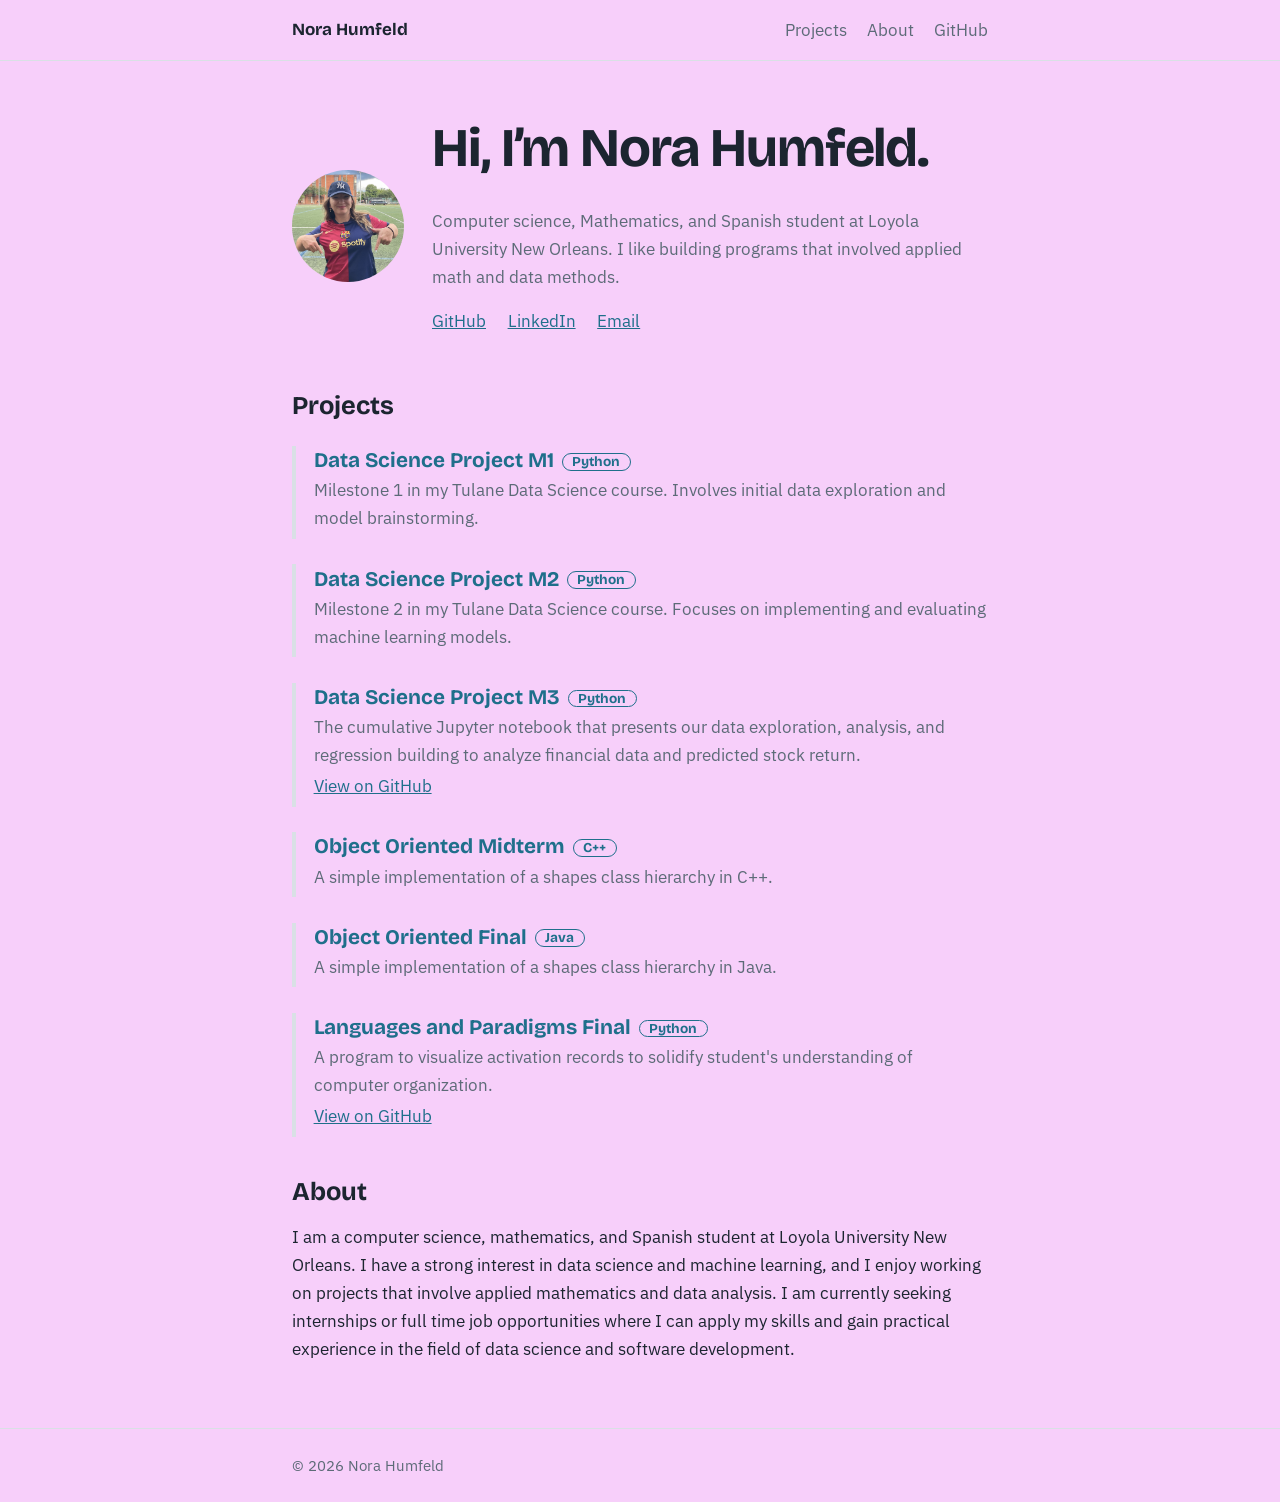
<file: index.html>
<!DOCTYPE html>
<html lang="en">
<head>
<meta charset="utf-8">
<meta name="viewport" content="width=device-width, initial-scale=1">
<title>Nora Humfeld | Portfolio</title>
<!-- FONTS: pick fonts at fonts.google.com, paste the link here, then update --font-heading / --font-body in style.css -->
<link rel="stylesheet" href="https://fonts.googleapis.com/css2?family=Bricolage+Grotesque:wght@600;700&family=IBM+Plex+Sans:wght@400;600&display=swap">
<link rel="stylesheet" href="style.css">
</head>
<body>

<nav>
  <div class="wrap">
    <a class="brand" href="index.html">Nora Humfeld</a>
    <ul>
      <li><a href="#projects">Projects</a></li>
      <li><a href="#about">About</a></li>
      <li><a href="https://github.com/Nora070">GitHub</a></li>
    </ul>
  </div>
</nav>

<main class="wrap">

  <header class="hero">
    <!-- PHOTO: replace the line below with <img class="avatar" src="me.jpg" alt="Photo of Alex"> (put me.jpg next to this file) -->
    <img class="avatar" src="me.jpg" alt="Photo of Nora" aria-hidden="true">
    <div>
      <h1>Hi, I’m Nora Humfeld.</h1>
      <p>Computer science, Mathematics, and Spanish student at Loyola University New Orleans. I like building programs that involved applied math and data methods.</p>
      <div class="links">
        <a href="https://github.com/Nora070">GitHub</a>
        <a href="https://www.linkedin.com/in/nora-humfeld">LinkedIn</a>
        <a href="mailto:nehumfel@my.loyno.edu">Email</a>
      </div>
    </div>
  </header>

  <section id="projects">
    <h2>Projects</h2>

    <!-- PROJECT CARDS: copy one <article> block per project, then edit the title, tag, description, and link -->
    <article class="project">
      <h3><a href="projects/Data_Sci_M1.html">Data Science Project M1</a><span class="tag">Python</span></h3>
      <p>Milestone 1 in my Tulane Data Science course. Involves initial data exploration and model brainstorming.</p>
    </article>

    <article class="project">
      <h3><a href="projects/Data_Sci_M2.html">Data Science Project M2</a><span class="tag">Python</span></h3>
      <p>Milestone 2 in my Tulane Data Science course. Focuses on implementing and evaluating machine learning models.</p>
    </article>

    <article class="project">
      <h3><a href="projects/Data_Sci_M3.html">Data Science Project M3</a><span class="tag">Python</span></h3>
      <p>The cumulative Jupyter notebook that presents our data exploration, analysis, and regression building to analyze financial data and predicted stock return.</p>
      <p><a href="https://github.com/Nora070/ML_Final">View on GitHub</a></p>
    </article>

    <article class="project">
      <h3><a href="projects/Shapes.html">Object Oriented Midterm</a><span class="tag">C++</span></h3>
      <p>A simple implementation of a shapes class hierarchy in C++.</p>
    </article>

    <article class="project">
      <h3><a href="projects/shapes-java.html">Object Oriented Final</a><span class="tag">Java</span></h3>
      <p>A simple implementation of a shapes class hierarchy in Java.</p>
    </article>

    <article class="project">
      <h3><a href="projects/AR-visualize.html">Languages and Paradigms Final</a><span class="tag">Python</span></h3>
      <p>A program to visualize activation records to solidify student's understanding of computer organization.</p>
      <p><a href="https://github.com/Nora070/ARVisualization">View on GitHub</a></p>
    </article>

    <!-- END PROJECT CARDS -->
  </section>

  <section id="about">
    <h2>About</h2>
    <p>I am a computer science, mathematics, and Spanish student at Loyola University New Orleans. I have a strong interest in data science and machine learning, and I enjoy working on projects that involve applied mathematics and data analysis. I am currently seeking internships or full time job opportunities where I can apply my skills and gain practical experience in the field of data science and software development.</p>
  </section>

</main>

<footer>
  <div class="wrap">© 2026 Nora Humfeld</div>
</footer>

</body>
</html>
</file>
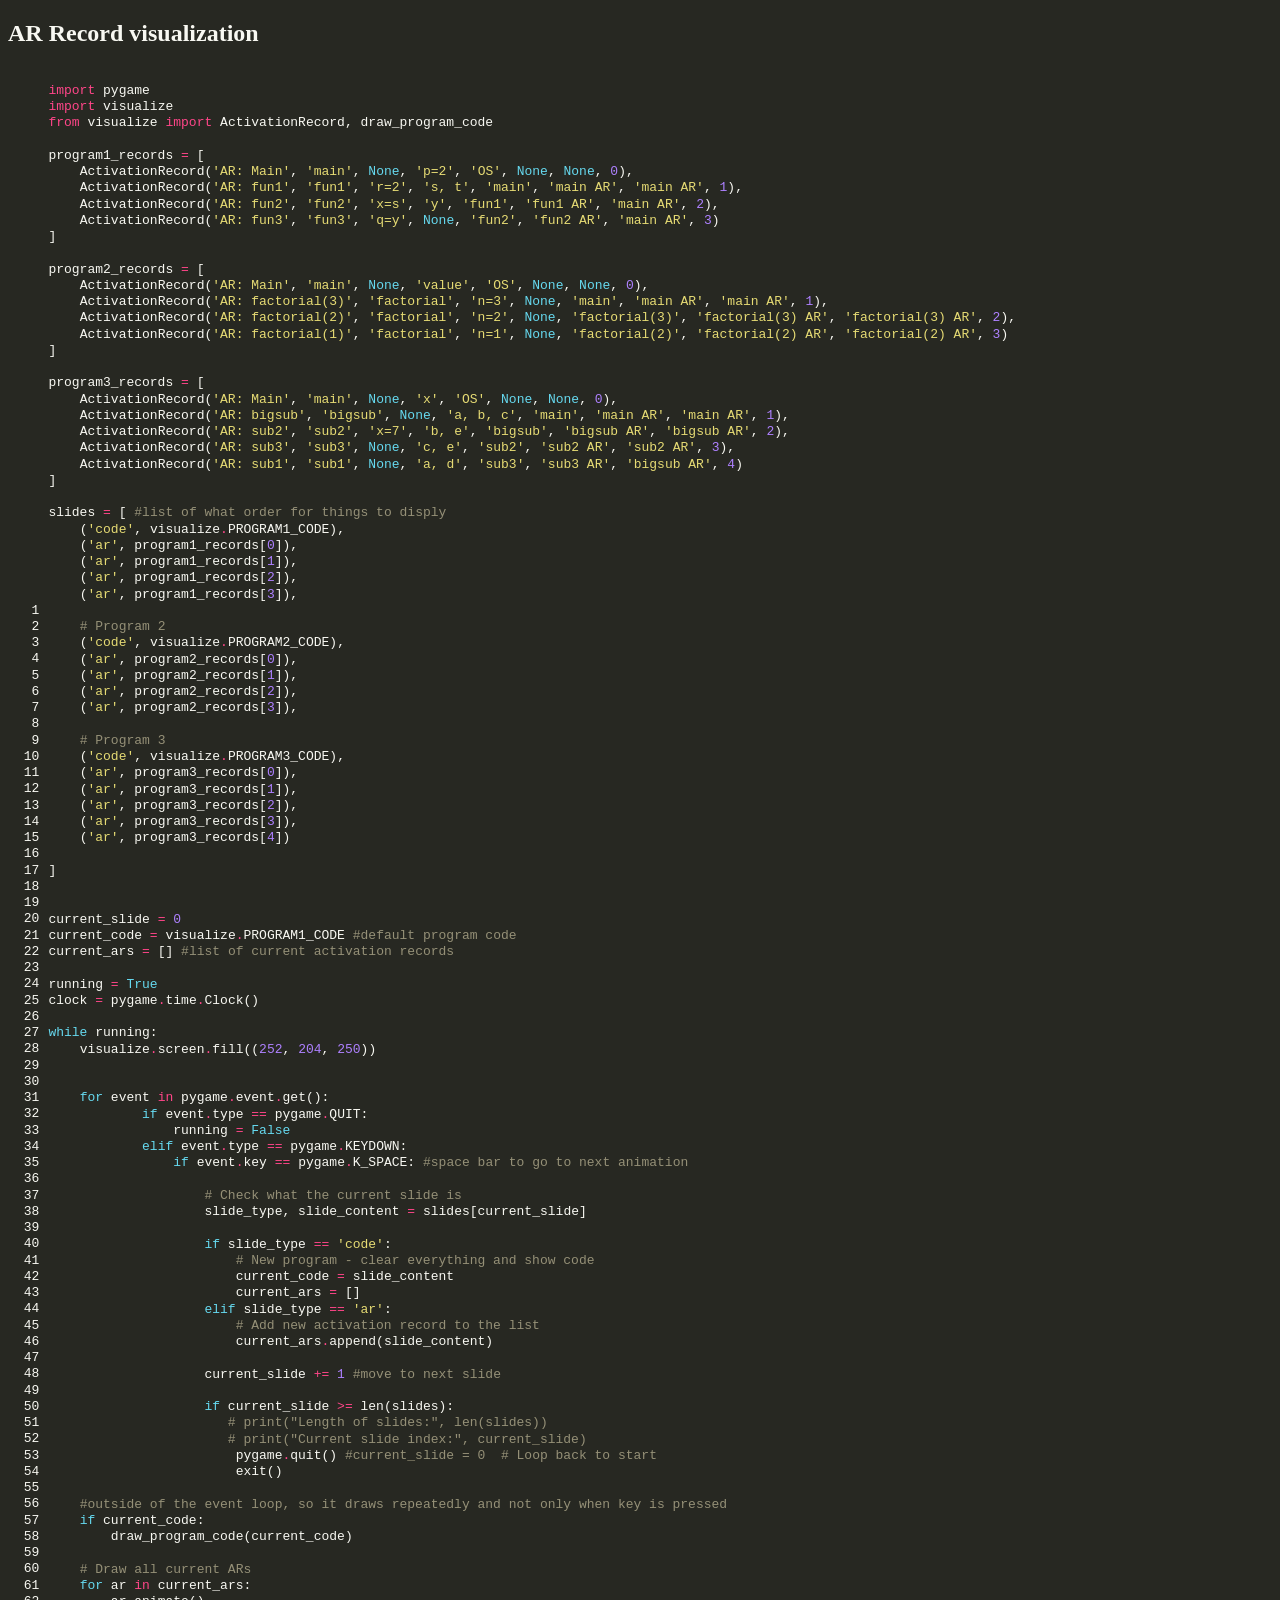
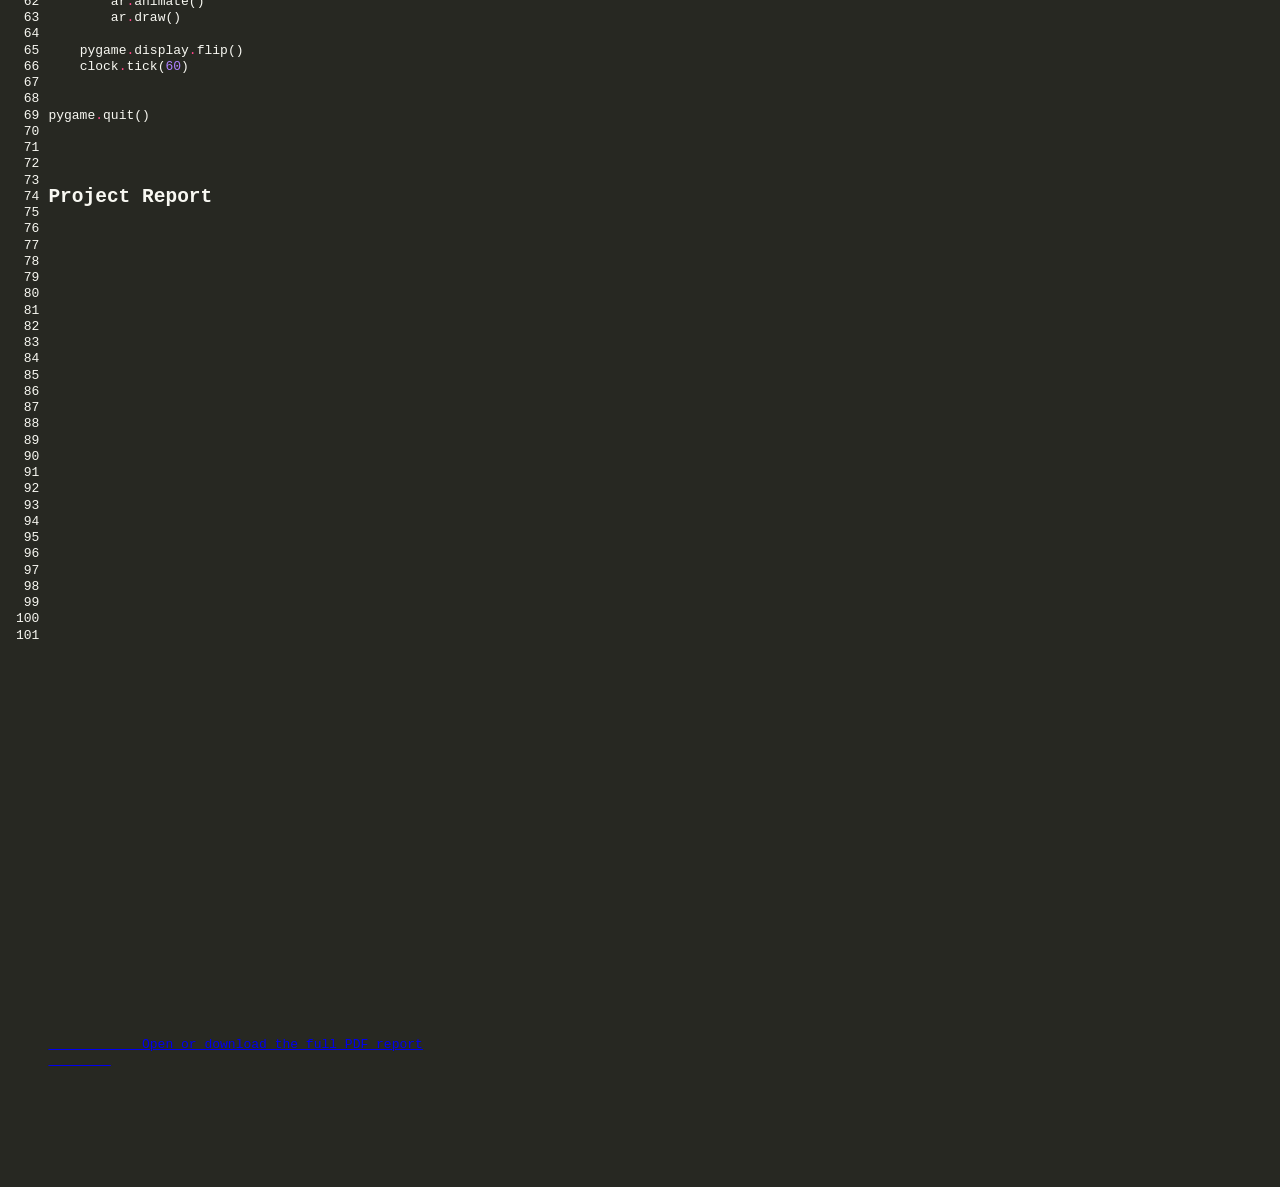
<file: projects/AR-visualize.html>
<!DOCTYPE html PUBLIC "-//W3C//DTD HTML 4.01//EN"
   "http://www.w3.org/TR/html4/strict.dtd">
<!--
generated by Pygments <https://pygments.org/>
Copyright 2006-2025 by the Pygments team.
Licensed under the BSD license, see LICENSE for details.
-->
<html>
<head>
  <title>AR Record visualization</title>
  <meta http-equiv="content-type" content="text/html; charset=utf-8">
  <style type="text/css">
/*
generated by Pygments <https://pygments.org/>
Copyright 2006-2025 by the Pygments team.
Licensed under the BSD license, see LICENSE for details.
*/
pre { line-height: 125%; }
td.linenos .normal { color: inherit; background-color: transparent; padding-left: 5px; padding-right: 5px; }
span.linenos { color: inherit; background-color: transparent; padding-left: 5px; padding-right: 5px; }
td.linenos .special { color: #000000; background-color: #ffffc0; padding-left: 5px; padding-right: 5px; }
span.linenos.special { color: #000000; background-color: #ffffc0; padding-left: 5px; padding-right: 5px; }
body .hll { background-color: #49483e }
body { background: #272822; color: #F8F8F2 }
body .c { color: #959077 } /* Comment */
body .err { color: #ED007E; background-color: #1E0010 } /* Error */
body .esc { color: #F8F8F2 } /* Escape */
body .g { color: #F8F8F2 } /* Generic */
body .k { color: #66D9EF } /* Keyword */
body .l { color: #AE81FF } /* Literal */
body .n { color: #F8F8F2 } /* Name */
body .o { color: #FF4689 } /* Operator */
body .x { color: #F8F8F2 } /* Other */
body .p { color: #F8F8F2 } /* Punctuation */
body .ch { color: #959077 } /* Comment.Hashbang */
body .cm { color: #959077 } /* Comment.Multiline */
body .cp { color: #959077 } /* Comment.Preproc */
body .cpf { color: #959077 } /* Comment.PreprocFile */
body .c1 { color: #959077 } /* Comment.Single */
body .cs { color: #959077 } /* Comment.Special */
body .gd { color: #FF4689 } /* Generic.Deleted */
body .ge { color: #F8F8F2; font-style: italic } /* Generic.Emph */
body .ges { color: #F8F8F2; font-weight: bold; font-style: italic } /* Generic.EmphStrong */
body .gr { color: #F8F8F2 } /* Generic.Error */
body .gh { color: #F8F8F2 } /* Generic.Heading */
body .gi { color: #A6E22E } /* Generic.Inserted */
body .go { color: #66D9EF } /* Generic.Output */
body .gp { color: #FF4689; font-weight: bold } /* Generic.Prompt */
body .gs { color: #F8F8F2; font-weight: bold } /* Generic.Strong */
body .gu { color: #959077 } /* Generic.Subheading */
body .gt { color: #F8F8F2 } /* Generic.Traceback */
body .kc { color: #66D9EF } /* Keyword.Constant */
body .kd { color: #66D9EF } /* Keyword.Declaration */
body .kn { color: #FF4689 } /* Keyword.Namespace */
body .kp { color: #66D9EF } /* Keyword.Pseudo */
body .kr { color: #66D9EF } /* Keyword.Reserved */
body .kt { color: #66D9EF } /* Keyword.Type */
body .ld { color: #E6DB74 } /* Literal.Date */
body .m { color: #AE81FF } /* Literal.Number */
body .s { color: #E6DB74 } /* Literal.String */
body .na { color: #A6E22E } /* Name.Attribute */
body .nb { color: #F8F8F2 } /* Name.Builtin */
body .nc { color: #A6E22E } /* Name.Class */
body .no { color: #66D9EF } /* Name.Constant */
body .nd { color: #A6E22E } /* Name.Decorator */
body .ni { color: #F8F8F2 } /* Name.Entity */
body .ne { color: #A6E22E } /* Name.Exception */
body .nf { color: #A6E22E } /* Name.Function */
body .nl { color: #F8F8F2 } /* Name.Label */
body .nn { color: #F8F8F2 } /* Name.Namespace */
body .nx { color: #A6E22E } /* Name.Other */
body .py { color: #F8F8F2 } /* Name.Property */
body .nt { color: #FF4689 } /* Name.Tag */
body .nv { color: #F8F8F2 } /* Name.Variable */
body .ow { color: #FF4689 } /* Operator.Word */
body .pm { color: #F8F8F2 } /* Punctuation.Marker */
body .w { color: #F8F8F2 } /* Text.Whitespace */
body .mb { color: #AE81FF } /* Literal.Number.Bin */
body .mf { color: #AE81FF } /* Literal.Number.Float */
body .mh { color: #AE81FF } /* Literal.Number.Hex */
body .mi { color: #AE81FF } /* Literal.Number.Integer */
body .mo { color: #AE81FF } /* Literal.Number.Oct */
body .sa { color: #E6DB74 } /* Literal.String.Affix */
body .sb { color: #E6DB74 } /* Literal.String.Backtick */
body .sc { color: #E6DB74 } /* Literal.String.Char */
body .dl { color: #E6DB74 } /* Literal.String.Delimiter */
body .sd { color: #E6DB74 } /* Literal.String.Doc */
body .s2 { color: #E6DB74 } /* Literal.String.Double */
body .se { color: #AE81FF } /* Literal.String.Escape */
body .sh { color: #E6DB74 } /* Literal.String.Heredoc */
body .si { color: #E6DB74 } /* Literal.String.Interpol */
body .sx { color: #E6DB74 } /* Literal.String.Other */
body .sr { color: #E6DB74 } /* Literal.String.Regex */
body .s1 { color: #E6DB74 } /* Literal.String.Single */
body .ss { color: #E6DB74 } /* Literal.String.Symbol */
body .bp { color: #F8F8F2 } /* Name.Builtin.Pseudo */
body .fm { color: #A6E22E } /* Name.Function.Magic */
body .vc { color: #F8F8F2 } /* Name.Variable.Class */
body .vg { color: #F8F8F2 } /* Name.Variable.Global */
body .vi { color: #F8F8F2 } /* Name.Variable.Instance */
body .vm { color: #F8F8F2 } /* Name.Variable.Magic */
body .il { color: #AE81FF } /* Literal.Number.Integer.Long */

  </style>
</head>
<body>
<h2>AR Record visualization</h2>

<div class="highlight"><table class="highlighttable"><tr><td class="linenos"><div class="linenodiv"><pre><span class="normal">  1</span>
<span class="normal">  2</span>
<span class="normal">  3</span>
<span class="normal">  4</span>
<span class="normal">  5</span>
<span class="normal">  6</span>
<span class="normal">  7</span>
<span class="normal">  8</span>
<span class="normal">  9</span>
<span class="normal"> 10</span>
<span class="normal"> 11</span>
<span class="normal"> 12</span>
<span class="normal"> 13</span>
<span class="normal"> 14</span>
<span class="normal"> 15</span>
<span class="normal"> 16</span>
<span class="normal"> 17</span>
<span class="normal"> 18</span>
<span class="normal"> 19</span>
<span class="normal"> 20</span>
<span class="normal"> 21</span>
<span class="normal"> 22</span>
<span class="normal"> 23</span>
<span class="normal"> 24</span>
<span class="normal"> 25</span>
<span class="normal"> 26</span>
<span class="normal"> 27</span>
<span class="normal"> 28</span>
<span class="normal"> 29</span>
<span class="normal"> 30</span>
<span class="normal"> 31</span>
<span class="normal"> 32</span>
<span class="normal"> 33</span>
<span class="normal"> 34</span>
<span class="normal"> 35</span>
<span class="normal"> 36</span>
<span class="normal"> 37</span>
<span class="normal"> 38</span>
<span class="normal"> 39</span>
<span class="normal"> 40</span>
<span class="normal"> 41</span>
<span class="normal"> 42</span>
<span class="normal"> 43</span>
<span class="normal"> 44</span>
<span class="normal"> 45</span>
<span class="normal"> 46</span>
<span class="normal"> 47</span>
<span class="normal"> 48</span>
<span class="normal"> 49</span>
<span class="normal"> 50</span>
<span class="normal"> 51</span>
<span class="normal"> 52</span>
<span class="normal"> 53</span>
<span class="normal"> 54</span>
<span class="normal"> 55</span>
<span class="normal"> 56</span>
<span class="normal"> 57</span>
<span class="normal"> 58</span>
<span class="normal"> 59</span>
<span class="normal"> 60</span>
<span class="normal"> 61</span>
<span class="normal"> 62</span>
<span class="normal"> 63</span>
<span class="normal"> 64</span>
<span class="normal"> 65</span>
<span class="normal"> 66</span>
<span class="normal"> 67</span>
<span class="normal"> 68</span>
<span class="normal"> 69</span>
<span class="normal"> 70</span>
<span class="normal"> 71</span>
<span class="normal"> 72</span>
<span class="normal"> 73</span>
<span class="normal"> 74</span>
<span class="normal"> 75</span>
<span class="normal"> 76</span>
<span class="normal"> 77</span>
<span class="normal"> 78</span>
<span class="normal"> 79</span>
<span class="normal"> 80</span>
<span class="normal"> 81</span>
<span class="normal"> 82</span>
<span class="normal"> 83</span>
<span class="normal"> 84</span>
<span class="normal"> 85</span>
<span class="normal"> 86</span>
<span class="normal"> 87</span>
<span class="normal"> 88</span>
<span class="normal"> 89</span>
<span class="normal"> 90</span>
<span class="normal"> 91</span>
<span class="normal"> 92</span>
<span class="normal"> 93</span>
<span class="normal"> 94</span>
<span class="normal"> 95</span>
<span class="normal"> 96</span>
<span class="normal"> 97</span>
<span class="normal"> 98</span>
<span class="normal"> 99</span>
<span class="normal">100</span>
<span class="normal">101</span></pre></div></td><td class="code"><div><pre><span></span><span class="kn">import</span><span class="w"> </span><span class="nn">pygame</span>
<span class="kn">import</span><span class="w"> </span><span class="nn">visualize</span>
<span class="kn">from</span><span class="w"> </span><span class="nn">visualize</span><span class="w"> </span><span class="kn">import</span> <span class="n">ActivationRecord</span><span class="p">,</span> <span class="n">draw_program_code</span>

<span class="n">program1_records</span> <span class="o">=</span> <span class="p">[</span>
    <span class="n">ActivationRecord</span><span class="p">(</span><span class="s1">&#39;AR: Main&#39;</span><span class="p">,</span> <span class="s1">&#39;main&#39;</span><span class="p">,</span> <span class="kc">None</span><span class="p">,</span> <span class="s1">&#39;p=2&#39;</span><span class="p">,</span> <span class="s1">&#39;OS&#39;</span><span class="p">,</span> <span class="kc">None</span><span class="p">,</span> <span class="kc">None</span><span class="p">,</span> <span class="mi">0</span><span class="p">),</span>
    <span class="n">ActivationRecord</span><span class="p">(</span><span class="s1">&#39;AR: fun1&#39;</span><span class="p">,</span> <span class="s1">&#39;fun1&#39;</span><span class="p">,</span> <span class="s1">&#39;r=2&#39;</span><span class="p">,</span> <span class="s1">&#39;s, t&#39;</span><span class="p">,</span> <span class="s1">&#39;main&#39;</span><span class="p">,</span> <span class="s1">&#39;main AR&#39;</span><span class="p">,</span> <span class="s1">&#39;main AR&#39;</span><span class="p">,</span> <span class="mi">1</span><span class="p">),</span>
    <span class="n">ActivationRecord</span><span class="p">(</span><span class="s1">&#39;AR: fun2&#39;</span><span class="p">,</span> <span class="s1">&#39;fun2&#39;</span><span class="p">,</span> <span class="s1">&#39;x=s&#39;</span><span class="p">,</span> <span class="s1">&#39;y&#39;</span><span class="p">,</span> <span class="s1">&#39;fun1&#39;</span><span class="p">,</span> <span class="s1">&#39;fun1 AR&#39;</span><span class="p">,</span> <span class="s1">&#39;main AR&#39;</span><span class="p">,</span> <span class="mi">2</span><span class="p">),</span>
    <span class="n">ActivationRecord</span><span class="p">(</span><span class="s1">&#39;AR: fun3&#39;</span><span class="p">,</span> <span class="s1">&#39;fun3&#39;</span><span class="p">,</span> <span class="s1">&#39;q=y&#39;</span><span class="p">,</span> <span class="kc">None</span><span class="p">,</span> <span class="s1">&#39;fun2&#39;</span><span class="p">,</span> <span class="s1">&#39;fun2 AR&#39;</span><span class="p">,</span> <span class="s1">&#39;main AR&#39;</span><span class="p">,</span> <span class="mi">3</span><span class="p">)</span>
<span class="p">]</span>

<span class="n">program2_records</span> <span class="o">=</span> <span class="p">[</span>
    <span class="n">ActivationRecord</span><span class="p">(</span><span class="s1">&#39;AR: Main&#39;</span><span class="p">,</span> <span class="s1">&#39;main&#39;</span><span class="p">,</span> <span class="kc">None</span><span class="p">,</span> <span class="s1">&#39;value&#39;</span><span class="p">,</span> <span class="s1">&#39;OS&#39;</span><span class="p">,</span> <span class="kc">None</span><span class="p">,</span> <span class="kc">None</span><span class="p">,</span> <span class="mi">0</span><span class="p">),</span>
    <span class="n">ActivationRecord</span><span class="p">(</span><span class="s1">&#39;AR: factorial(3)&#39;</span><span class="p">,</span> <span class="s1">&#39;factorial&#39;</span><span class="p">,</span> <span class="s1">&#39;n=3&#39;</span><span class="p">,</span> <span class="kc">None</span><span class="p">,</span> <span class="s1">&#39;main&#39;</span><span class="p">,</span> <span class="s1">&#39;main AR&#39;</span><span class="p">,</span> <span class="s1">&#39;main AR&#39;</span><span class="p">,</span> <span class="mi">1</span><span class="p">),</span>
    <span class="n">ActivationRecord</span><span class="p">(</span><span class="s1">&#39;AR: factorial(2)&#39;</span><span class="p">,</span> <span class="s1">&#39;factorial&#39;</span><span class="p">,</span> <span class="s1">&#39;n=2&#39;</span><span class="p">,</span> <span class="kc">None</span><span class="p">,</span> <span class="s1">&#39;factorial(3)&#39;</span><span class="p">,</span> <span class="s1">&#39;factorial(3) AR&#39;</span><span class="p">,</span> <span class="s1">&#39;factorial(3) AR&#39;</span><span class="p">,</span> <span class="mi">2</span><span class="p">),</span>
    <span class="n">ActivationRecord</span><span class="p">(</span><span class="s1">&#39;AR: factorial(1)&#39;</span><span class="p">,</span> <span class="s1">&#39;factorial&#39;</span><span class="p">,</span> <span class="s1">&#39;n=1&#39;</span><span class="p">,</span> <span class="kc">None</span><span class="p">,</span> <span class="s1">&#39;factorial(2)&#39;</span><span class="p">,</span> <span class="s1">&#39;factorial(2) AR&#39;</span><span class="p">,</span> <span class="s1">&#39;factorial(2) AR&#39;</span><span class="p">,</span> <span class="mi">3</span><span class="p">)</span>
<span class="p">]</span>

<span class="n">program3_records</span> <span class="o">=</span> <span class="p">[</span>
    <span class="n">ActivationRecord</span><span class="p">(</span><span class="s1">&#39;AR: Main&#39;</span><span class="p">,</span> <span class="s1">&#39;main&#39;</span><span class="p">,</span> <span class="kc">None</span><span class="p">,</span> <span class="s1">&#39;x&#39;</span><span class="p">,</span> <span class="s1">&#39;OS&#39;</span><span class="p">,</span> <span class="kc">None</span><span class="p">,</span> <span class="kc">None</span><span class="p">,</span> <span class="mi">0</span><span class="p">),</span>
    <span class="n">ActivationRecord</span><span class="p">(</span><span class="s1">&#39;AR: bigsub&#39;</span><span class="p">,</span> <span class="s1">&#39;bigsub&#39;</span><span class="p">,</span> <span class="kc">None</span><span class="p">,</span> <span class="s1">&#39;a, b, c&#39;</span><span class="p">,</span> <span class="s1">&#39;main&#39;</span><span class="p">,</span> <span class="s1">&#39;main AR&#39;</span><span class="p">,</span> <span class="s1">&#39;main AR&#39;</span><span class="p">,</span> <span class="mi">1</span><span class="p">),</span>
    <span class="n">ActivationRecord</span><span class="p">(</span><span class="s1">&#39;AR: sub2&#39;</span><span class="p">,</span> <span class="s1">&#39;sub2&#39;</span><span class="p">,</span> <span class="s1">&#39;x=7&#39;</span><span class="p">,</span> <span class="s1">&#39;b, e&#39;</span><span class="p">,</span> <span class="s1">&#39;bigsub&#39;</span><span class="p">,</span> <span class="s1">&#39;bigsub AR&#39;</span><span class="p">,</span> <span class="s1">&#39;bigsub AR&#39;</span><span class="p">,</span> <span class="mi">2</span><span class="p">),</span>
    <span class="n">ActivationRecord</span><span class="p">(</span><span class="s1">&#39;AR: sub3&#39;</span><span class="p">,</span> <span class="s1">&#39;sub3&#39;</span><span class="p">,</span> <span class="kc">None</span><span class="p">,</span> <span class="s1">&#39;c, e&#39;</span><span class="p">,</span> <span class="s1">&#39;sub2&#39;</span><span class="p">,</span> <span class="s1">&#39;sub2 AR&#39;</span><span class="p">,</span> <span class="s1">&#39;sub2 AR&#39;</span><span class="p">,</span> <span class="mi">3</span><span class="p">),</span>
    <span class="n">ActivationRecord</span><span class="p">(</span><span class="s1">&#39;AR: sub1&#39;</span><span class="p">,</span> <span class="s1">&#39;sub1&#39;</span><span class="p">,</span> <span class="kc">None</span><span class="p">,</span> <span class="s1">&#39;a, d&#39;</span><span class="p">,</span> <span class="s1">&#39;sub3&#39;</span><span class="p">,</span> <span class="s1">&#39;sub3 AR&#39;</span><span class="p">,</span> <span class="s1">&#39;bigsub AR&#39;</span><span class="p">,</span> <span class="mi">4</span><span class="p">)</span>
<span class="p">]</span>

<span class="n">slides</span> <span class="o">=</span> <span class="p">[</span> <span class="c1">#list of what order for things to disply</span>
    <span class="p">(</span><span class="s1">&#39;code&#39;</span><span class="p">,</span> <span class="n">visualize</span><span class="o">.</span><span class="n">PROGRAM1_CODE</span><span class="p">),</span>
    <span class="p">(</span><span class="s1">&#39;ar&#39;</span><span class="p">,</span> <span class="n">program1_records</span><span class="p">[</span><span class="mi">0</span><span class="p">]),</span>
    <span class="p">(</span><span class="s1">&#39;ar&#39;</span><span class="p">,</span> <span class="n">program1_records</span><span class="p">[</span><span class="mi">1</span><span class="p">]),</span>
    <span class="p">(</span><span class="s1">&#39;ar&#39;</span><span class="p">,</span> <span class="n">program1_records</span><span class="p">[</span><span class="mi">2</span><span class="p">]),</span>
    <span class="p">(</span><span class="s1">&#39;ar&#39;</span><span class="p">,</span> <span class="n">program1_records</span><span class="p">[</span><span class="mi">3</span><span class="p">]),</span>
    
    <span class="c1"># Program 2</span>
    <span class="p">(</span><span class="s1">&#39;code&#39;</span><span class="p">,</span> <span class="n">visualize</span><span class="o">.</span><span class="n">PROGRAM2_CODE</span><span class="p">),</span>
    <span class="p">(</span><span class="s1">&#39;ar&#39;</span><span class="p">,</span> <span class="n">program2_records</span><span class="p">[</span><span class="mi">0</span><span class="p">]),</span>
    <span class="p">(</span><span class="s1">&#39;ar&#39;</span><span class="p">,</span> <span class="n">program2_records</span><span class="p">[</span><span class="mi">1</span><span class="p">]),</span>
    <span class="p">(</span><span class="s1">&#39;ar&#39;</span><span class="p">,</span> <span class="n">program2_records</span><span class="p">[</span><span class="mi">2</span><span class="p">]),</span>
    <span class="p">(</span><span class="s1">&#39;ar&#39;</span><span class="p">,</span> <span class="n">program2_records</span><span class="p">[</span><span class="mi">3</span><span class="p">]),</span>
    
    <span class="c1"># Program 3</span>
    <span class="p">(</span><span class="s1">&#39;code&#39;</span><span class="p">,</span> <span class="n">visualize</span><span class="o">.</span><span class="n">PROGRAM3_CODE</span><span class="p">),</span>
    <span class="p">(</span><span class="s1">&#39;ar&#39;</span><span class="p">,</span> <span class="n">program3_records</span><span class="p">[</span><span class="mi">0</span><span class="p">]),</span>
    <span class="p">(</span><span class="s1">&#39;ar&#39;</span><span class="p">,</span> <span class="n">program3_records</span><span class="p">[</span><span class="mi">1</span><span class="p">]),</span>
    <span class="p">(</span><span class="s1">&#39;ar&#39;</span><span class="p">,</span> <span class="n">program3_records</span><span class="p">[</span><span class="mi">2</span><span class="p">]),</span>
    <span class="p">(</span><span class="s1">&#39;ar&#39;</span><span class="p">,</span> <span class="n">program3_records</span><span class="p">[</span><span class="mi">3</span><span class="p">]),</span>
    <span class="p">(</span><span class="s1">&#39;ar&#39;</span><span class="p">,</span> <span class="n">program3_records</span><span class="p">[</span><span class="mi">4</span><span class="p">])</span>
    
<span class="p">]</span> 


<span class="n">current_slide</span> <span class="o">=</span> <span class="mi">0</span>
<span class="n">current_code</span> <span class="o">=</span> <span class="n">visualize</span><span class="o">.</span><span class="n">PROGRAM1_CODE</span> <span class="c1">#default program code</span>
<span class="n">current_ars</span> <span class="o">=</span> <span class="p">[]</span> <span class="c1">#list of current activation records</span>

<span class="n">running</span> <span class="o">=</span> <span class="kc">True</span>
<span class="n">clock</span> <span class="o">=</span> <span class="n">pygame</span><span class="o">.</span><span class="n">time</span><span class="o">.</span><span class="n">Clock</span><span class="p">()</span>

<span class="k">while</span> <span class="n">running</span><span class="p">:</span>
    <span class="n">visualize</span><span class="o">.</span><span class="n">screen</span><span class="o">.</span><span class="n">fill</span><span class="p">((</span><span class="mi">252</span><span class="p">,</span> <span class="mi">204</span><span class="p">,</span> <span class="mi">250</span><span class="p">))</span>
    
    
    <span class="k">for</span> <span class="n">event</span> <span class="ow">in</span> <span class="n">pygame</span><span class="o">.</span><span class="n">event</span><span class="o">.</span><span class="n">get</span><span class="p">():</span>
            <span class="k">if</span> <span class="n">event</span><span class="o">.</span><span class="n">type</span> <span class="o">==</span> <span class="n">pygame</span><span class="o">.</span><span class="n">QUIT</span><span class="p">:</span>
                <span class="n">running</span> <span class="o">=</span> <span class="kc">False</span>
            <span class="k">elif</span> <span class="n">event</span><span class="o">.</span><span class="n">type</span> <span class="o">==</span> <span class="n">pygame</span><span class="o">.</span><span class="n">KEYDOWN</span><span class="p">:</span>
                <span class="k">if</span> <span class="n">event</span><span class="o">.</span><span class="n">key</span> <span class="o">==</span> <span class="n">pygame</span><span class="o">.</span><span class="n">K_SPACE</span><span class="p">:</span> <span class="c1">#space bar to go to next animation</span>
                    
                    <span class="c1"># Check what the current slide is</span>
                    <span class="n">slide_type</span><span class="p">,</span> <span class="n">slide_content</span> <span class="o">=</span> <span class="n">slides</span><span class="p">[</span><span class="n">current_slide</span><span class="p">]</span>
                    
                    <span class="k">if</span> <span class="n">slide_type</span> <span class="o">==</span> <span class="s1">&#39;code&#39;</span><span class="p">:</span>
                        <span class="c1"># New program - clear everything and show code</span>
                        <span class="n">current_code</span> <span class="o">=</span> <span class="n">slide_content</span>
                        <span class="n">current_ars</span> <span class="o">=</span> <span class="p">[]</span>
                    <span class="k">elif</span> <span class="n">slide_type</span> <span class="o">==</span> <span class="s1">&#39;ar&#39;</span><span class="p">:</span>
                        <span class="c1"># Add new activation record to the list</span>
                        <span class="n">current_ars</span><span class="o">.</span><span class="n">append</span><span class="p">(</span><span class="n">slide_content</span><span class="p">)</span>
    
                    <span class="n">current_slide</span> <span class="o">+=</span> <span class="mi">1</span> <span class="c1">#move to next slide</span>
                    
                    <span class="k">if</span> <span class="n">current_slide</span> <span class="o">&gt;=</span> <span class="nb">len</span><span class="p">(</span><span class="n">slides</span><span class="p">):</span>
                       <span class="c1"># print(&quot;Length of slides:&quot;, len(slides))</span>
                       <span class="c1"># print(&quot;Current slide index:&quot;, current_slide)</span>
                        <span class="n">pygame</span><span class="o">.</span><span class="n">quit</span><span class="p">()</span> <span class="c1">#current_slide = 0  # Loop back to start</span>
                        <span class="n">exit</span><span class="p">()</span>
                    
    <span class="c1">#outside of the event loop, so it draws repeatedly and not only when key is pressed</span>
    <span class="k">if</span> <span class="n">current_code</span><span class="p">:</span>
        <span class="n">draw_program_code</span><span class="p">(</span><span class="n">current_code</span><span class="p">)</span>
    
    <span class="c1"># Draw all current ARs</span>
    <span class="k">for</span> <span class="n">ar</span> <span class="ow">in</span> <span class="n">current_ars</span><span class="p">:</span>
        <span class="n">ar</span><span class="o">.</span><span class="n">animate</span><span class="p">()</span>
        <span class="n">ar</span><span class="o">.</span><span class="n">draw</span><span class="p">()</span>
    
    <span class="n">pygame</span><span class="o">.</span><span class="n">display</span><span class="o">.</span><span class="n">flip</span><span class="p">()</span>
    <span class="n">clock</span><span class="o">.</span><span class="n">tick</span><span class="p">(</span><span class="mi">60</span><span class="p">)</span>                
        
    
<span class="n">pygame</span><span class="o">.</span><span class="n">quit</span><span class="p">()</span>

<section>
    <h2>Project Report</h2>

    <iframe
        src="../assets/ARVReport.pdf"
        width="100%"
        height="700px"
        style="border: none; border-radius: 10px;">
    </iframe>

    <p>
        <a href="../assets/ARVReport.pdf"
           target="_blank">
            Open or download the full PDF report
        </a>
    </p>
</section>


</pre></div></td></tr></table></div>
</body>
</html>
</file>
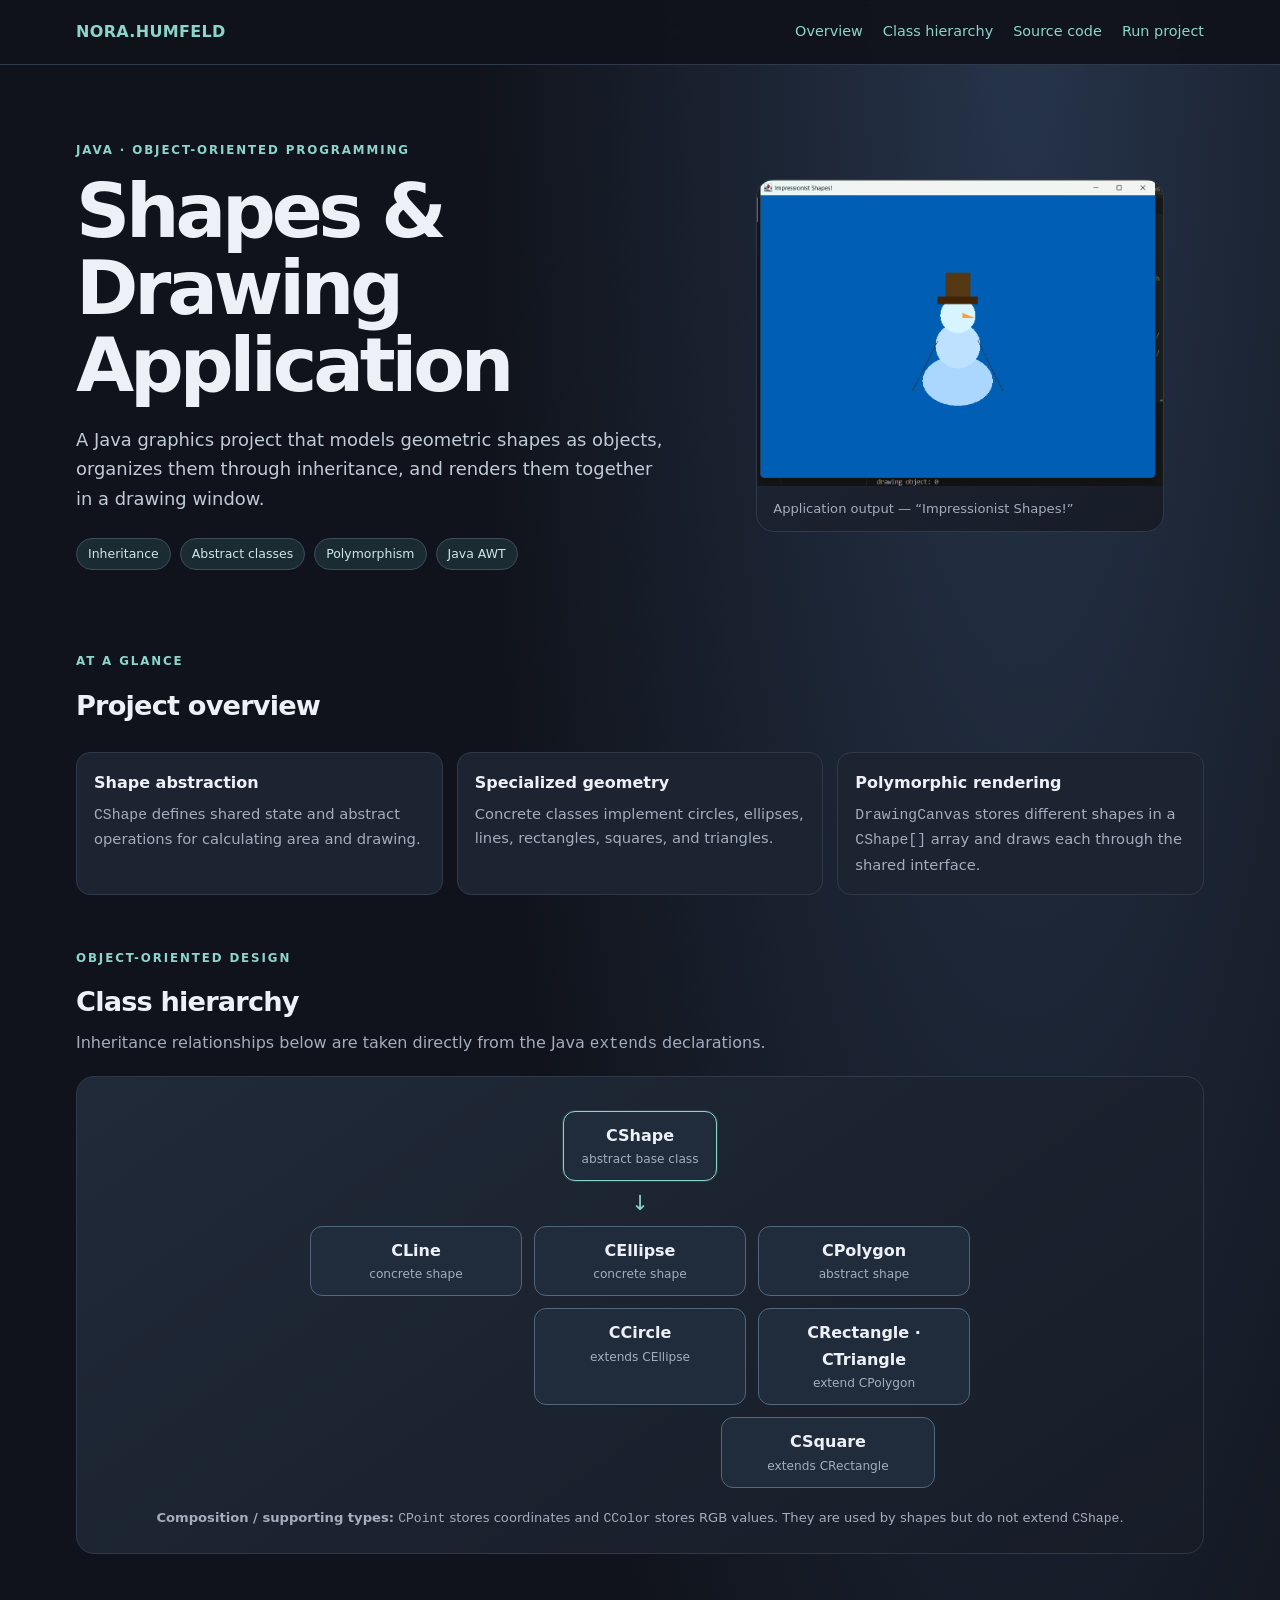
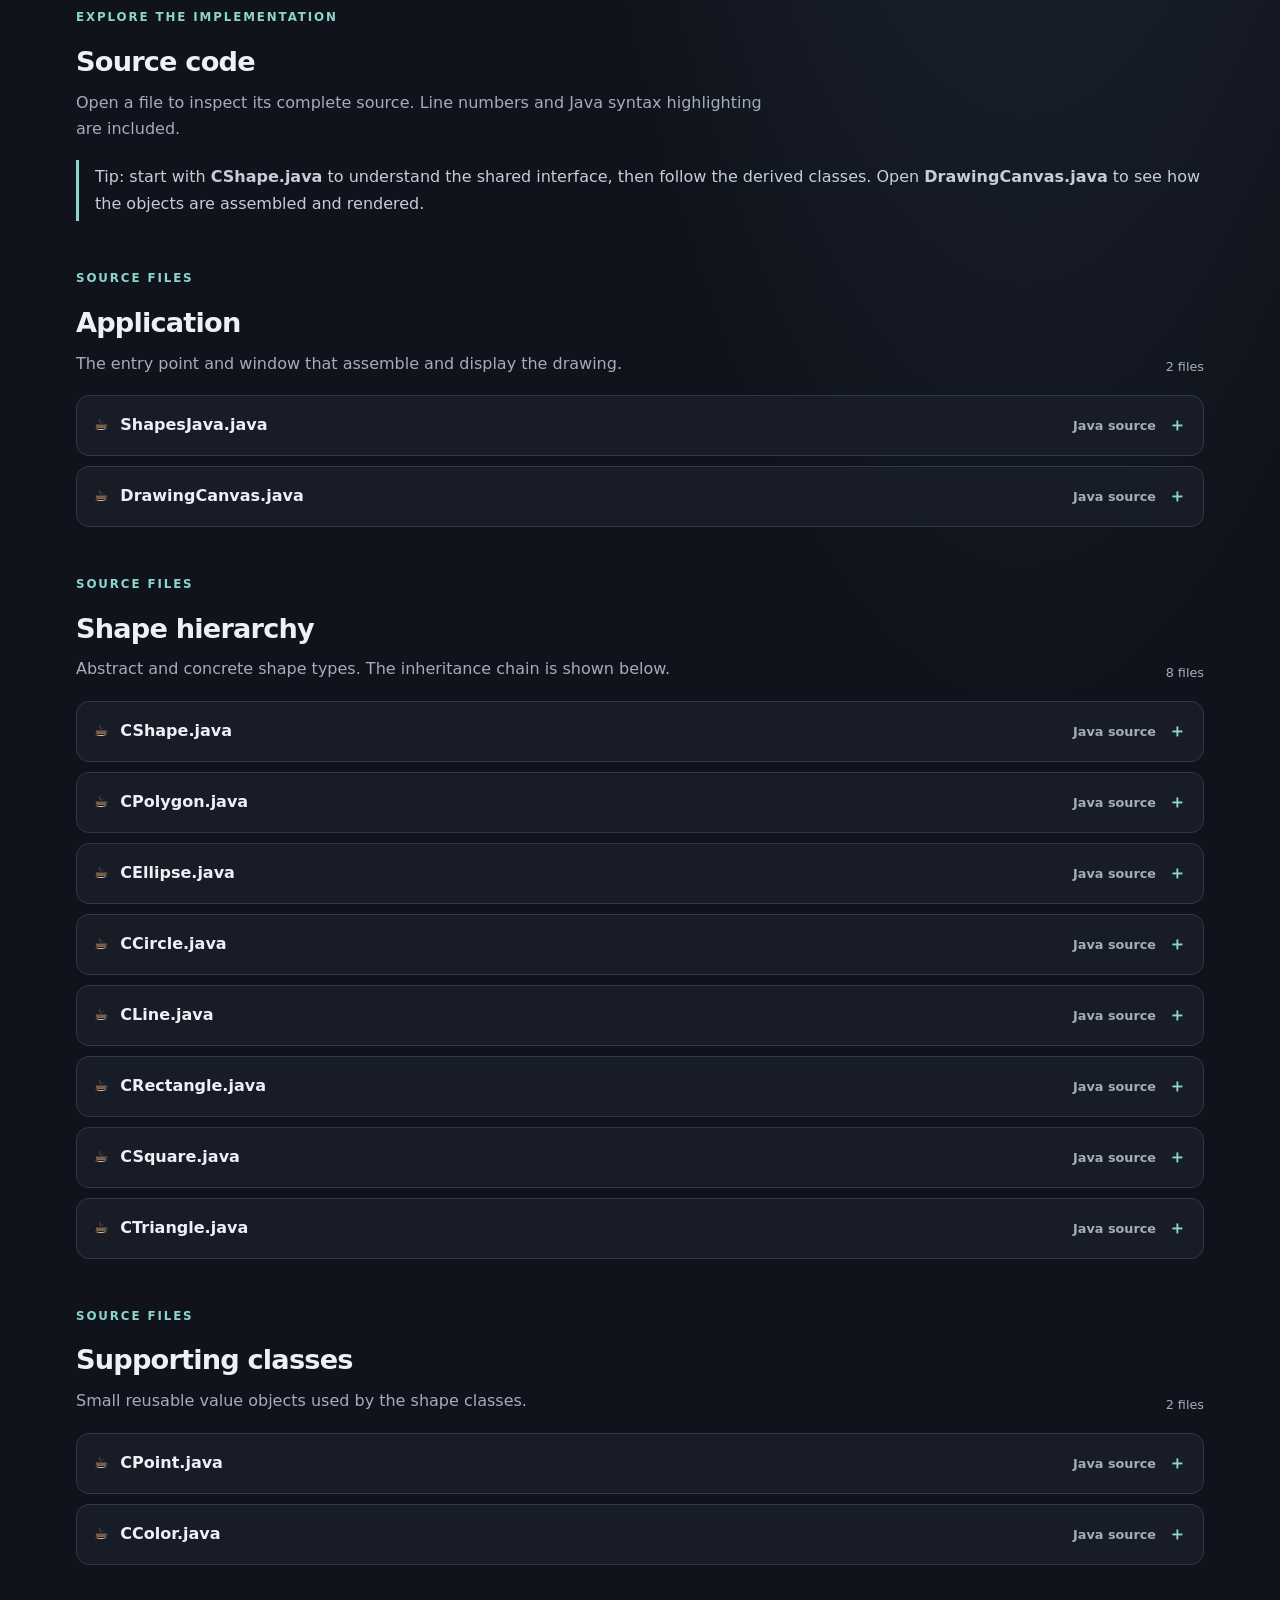
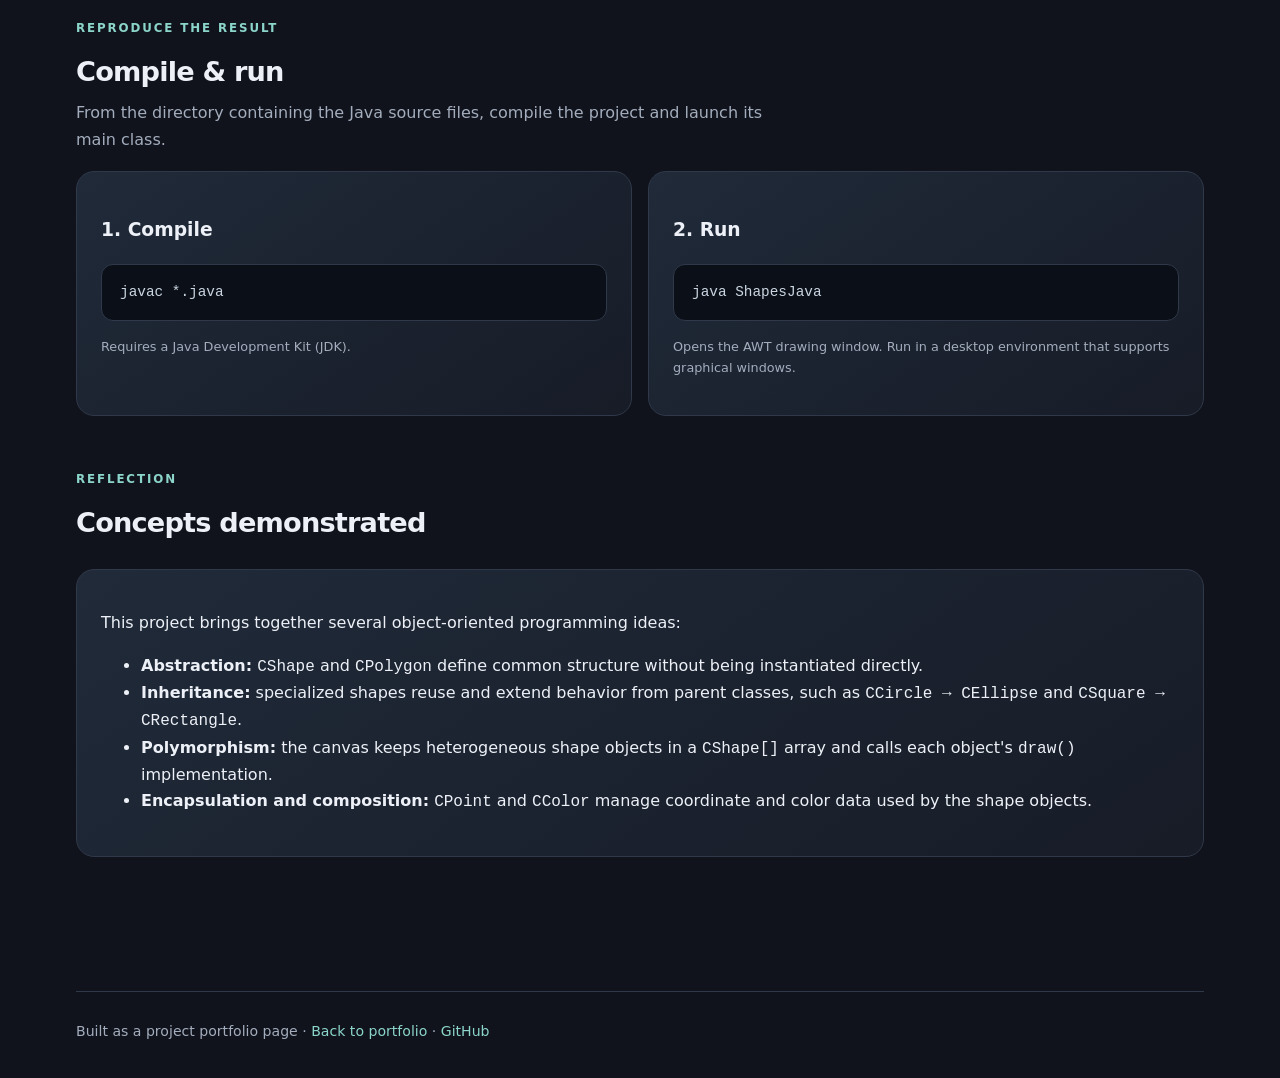
<file: projects/shapes-java.html>
<!doctype html>
<html lang="en">
<head>
<meta charset="utf-8">
<meta name="viewport" content="width=device-width, initial-scale=1">
<meta name="description" content="Nora Humfeld's Java Shapes and Drawing Application — an object-oriented graphics project.">
<title>Shapes &amp; Drawing Application | Nora Humfeld</title>
<style>
:root{--bg:#10131b;--panel:#171c27;--panel2:#1d2431;--text:#edf1f7;--muted:#a3adbd;--line:#30394a;--accent:#8bd5ca;--accent2:#c6a0f6;--warm:#f5b97f;--radius:18px}
*{box-sizing:border-box} html{scroll-behavior:smooth;scroll-padding-top:90px}
body{margin:0;background:radial-gradient(ellipse at 80% 0%,#26344a 0,transparent 38%),var(--bg);color:var(--text);font:16px/1.65 system-ui,-apple-system,Segoe UI,Roboto,sans-serif}
a{color:var(--accent);text-decoration:none} a:hover{text-decoration:underline}
.shell{max-width:1180px;margin:auto;padding:0 26px}
.topbar{position:sticky;top:0;z-index:10;background:#10131beF;backdrop-filter:blur(14px);border-bottom:1px solid var(--line)}
.topbar-inner{display:flex;align-items:center;justify-content:space-between;gap:18px;min-height:64px}
.brand{font-weight:750;letter-spacing:.02em}.brand span{color:var(--accent)}
.nav{display:flex;gap:20px;flex-wrap:wrap;font-size:.9rem;color:var(--muted)}
.hero{padding:76px 0 48px;display:grid;grid-template-columns:1.1fr .9fr;gap:44px;align-items:center}
.kicker,.eyebrow{color:var(--accent);font-size:.74rem;font-weight:800;letter-spacing:.16em;text-transform:uppercase;margin:0 0 12px}
h1{font-size:clamp(2.5rem,6vw,4.7rem);line-height:1.03;letter-spacing:-.055em;margin:0 0 20px}
.lede{font-size:1.12rem;color:#c1cad7;max-width:650px}
.tags{display:flex;gap:9px;flex-wrap:wrap;margin-top:24px}
.tag{border:1px solid #3b4c5d;color:#c9e8e4;background:#1b2b32;border-radius:999px;padding:5px 11px;font-size:.78rem}
.hero-card,.panel{background:linear-gradient(145deg,#202a39,#171c27);border:1px solid var(--line);border-radius:var(--radius);overflow:hidden}
.hero-card img{display:block;width:100%;height:auto;max-height:360px;object-fit:cover;object-position:top}
.image-caption{padding:12px 16px;color:var(--muted);font-size:.82rem}
main{padding-bottom:80px} section.content-section{margin:34px 0 54px}
.section-heading{display:flex;justify-content:space-between;align-items:end;gap:20px;margin-bottom:18px}
h2{font-size:1.7rem;letter-spacing:-.03em;margin:0 0 5px}.section-heading p:not(.eyebrow){color:var(--muted);margin:0;max-width:700px}
.panel{padding:24px}
.overview-grid{display:grid;grid-template-columns:repeat(3,1fr);gap:14px}
.mini-card{background:var(--panel2);border:1px solid var(--line);border-radius:14px;padding:17px}
.mini-card h3{font-size:1rem;margin:0 0 6px}.mini-card p{margin:0;color:var(--muted);font-size:.92rem}
.diagram{display:flex;flex-direction:column;align-items:center;gap:12px;padding:10px 0 4px}
.node{background:#202c3b;border:1px solid #53677c;border-radius:12px;padding:11px 17px;text-align:center;min-width:150px;font-weight:700}
.node small{display:block;color:var(--muted);font-weight:400;font-size:.76rem}
.node.root{border-color:var(--accent);box-shadow:0 0 0 1px #8bd5ca22}
.arrow{color:var(--accent);font-size:1.3rem;line-height:1}
.branch{display:grid;grid-template-columns:repeat(3,minmax(130px,1fr));gap:12px;width:100%;max-width:660px}
.branch .node{min-width:0}
.subbranch{display:grid;grid-template-columns:repeat(2,minmax(130px,1fr));gap:12px;width:min(440px,100%);margin-left:150px}
.diagram-note{font-size:.82rem;color:var(--muted);text-align:center;margin:15px 0 0}
.code-group{margin:48px 0}
.file-count,.file-meta{color:var(--muted);font-size:.8rem}
.source-file{border:1px solid var(--line);border-radius:13px;background:var(--panel);margin:10px 0;overflow:hidden}
.source-file summary{cursor:pointer;list-style:none;display:flex;align-items:center;gap:12px;padding:15px 17px;font-weight:700}
.source-file summary::-webkit-details-marker{display:none}
.file-icon{color:var(--warm)}.file-name{flex:1}.chevron{color:var(--accent);font-size:1.1rem}
.source-file[open] .chevron{transform:rotate(45deg)}
.code-wrap{overflow:auto;border-top:1px solid var(--line);max-height:620px}
pre { line-height: 125%; }
td.linenos .normal { color: inherit; background-color: transparent; padding-left: 5px; padding-right: 5px; }
span.linenos { color: inherit; background-color: transparent; padding-left: 5px; padding-right: 5px; }
td.linenos .special { color: #000000; background-color: #ffffc0; padding-left: 5px; padding-right: 5px; }
span.linenos.special { color: #000000; background-color: #ffffc0; padding-left: 5px; padding-right: 5px; }
.highlight .hll { background-color: #49483e }
.highlight { background: #272822; color: #F8F8F2 }
.highlight .c { color: #959077 } /* Comment */
.highlight .err { color: #ED007E; background-color: #1E0010 } /* Error */
.highlight .esc { color: #F8F8F2 } /* Escape */
.highlight .g { color: #F8F8F2 } /* Generic */
.highlight .k { color: #66D9EF } /* Keyword */
.highlight .l { color: #AE81FF } /* Literal */
.highlight .n { color: #F8F8F2 } /* Name */
.highlight .o { color: #FF4689 } /* Operator */
.highlight .x { color: #F8F8F2 } /* Other */
.highlight .p { color: #F8F8F2 } /* Punctuation */
.highlight .ch { color: #959077 } /* Comment.Hashbang */
.highlight .cm { color: #959077 } /* Comment.Multiline */
.highlight .cp { color: #959077 } /* Comment.Preproc */
.highlight .cpf { color: #959077 } /* Comment.PreprocFile */
.highlight .c1 { color: #959077 } /* Comment.Single */
.highlight .cs { color: #959077 } /* Comment.Special */
.highlight .gd { color: #FF4689 } /* Generic.Deleted */
.highlight .ge { color: #F8F8F2; font-style: italic } /* Generic.Emph */
.highlight .ges { color: #F8F8F2; font-weight: bold; font-style: italic } /* Generic.EmphStrong */
.highlight .gr { color: #F8F8F2 } /* Generic.Error */
.highlight .gh { color: #F8F8F2 } /* Generic.Heading */
.highlight .gi { color: #A6E22E } /* Generic.Inserted */
.highlight .go { color: #66D9EF } /* Generic.Output */
.highlight .gp { color: #FF4689; font-weight: bold } /* Generic.Prompt */
.highlight .gs { color: #F8F8F2; font-weight: bold } /* Generic.Strong */
.highlight .gu { color: #959077 } /* Generic.Subheading */
.highlight .gt { color: #F8F8F2 } /* Generic.Traceback */
.highlight .kc { color: #66D9EF } /* Keyword.Constant */
.highlight .kd { color: #66D9EF } /* Keyword.Declaration */
.highlight .kn { color: #FF4689 } /* Keyword.Namespace */
.highlight .kp { color: #66D9EF } /* Keyword.Pseudo */
.highlight .kr { color: #66D9EF } /* Keyword.Reserved */
.highlight .kt { color: #66D9EF } /* Keyword.Type */
.highlight .ld { color: #E6DB74 } /* Literal.Date */
.highlight .m { color: #AE81FF } /* Literal.Number */
.highlight .s { color: #E6DB74 } /* Literal.String */
.highlight .na { color: #A6E22E } /* Name.Attribute */
.highlight .nb { color: #F8F8F2 } /* Name.Builtin */
.highlight .nc { color: #A6E22E } /* Name.Class */
.highlight .no { color: #66D9EF } /* Name.Constant */
.highlight .nd { color: #A6E22E } /* Name.Decorator */
.highlight .ni { color: #F8F8F2 } /* Name.Entity */
.highlight .ne { color: #A6E22E } /* Name.Exception */
.highlight .nf { color: #A6E22E } /* Name.Function */
.highlight .nl { color: #F8F8F2 } /* Name.Label */
.highlight .nn { color: #F8F8F2 } /* Name.Namespace */
.highlight .nx { color: #A6E22E } /* Name.Other */
.highlight .py { color: #F8F8F2 } /* Name.Property */
.highlight .nt { color: #FF4689 } /* Name.Tag */
.highlight .nv { color: #F8F8F2 } /* Name.Variable */
.highlight .ow { color: #FF4689 } /* Operator.Word */
.highlight .pm { color: #F8F8F2 } /* Punctuation.Marker */
.highlight .w { color: #F8F8F2 } /* Text.Whitespace */
.highlight .mb { color: #AE81FF } /* Literal.Number.Bin */
.highlight .mf { color: #AE81FF } /* Literal.Number.Float */
.highlight .mh { color: #AE81FF } /* Literal.Number.Hex */
.highlight .mi { color: #AE81FF } /* Literal.Number.Integer */
.highlight .mo { color: #AE81FF } /* Literal.Number.Oct */
.highlight .sa { color: #E6DB74 } /* Literal.String.Affix */
.highlight .sb { color: #E6DB74 } /* Literal.String.Backtick */
.highlight .sc { color: #E6DB74 } /* Literal.String.Char */
.highlight .dl { color: #E6DB74 } /* Literal.String.Delimiter */
.highlight .sd { color: #E6DB74 } /* Literal.String.Doc */
.highlight .s2 { color: #E6DB74 } /* Literal.String.Double */
.highlight .se { color: #AE81FF } /* Literal.String.Escape */
.highlight .sh { color: #E6DB74 } /* Literal.String.Heredoc */
.highlight .si { color: #E6DB74 } /* Literal.String.Interpol */
.highlight .sx { color: #E6DB74 } /* Literal.String.Other */
.highlight .sr { color: #E6DB74 } /* Literal.String.Regex */
.highlight .s1 { color: #E6DB74 } /* Literal.String.Single */
.highlight .ss { color: #E6DB74 } /* Literal.String.Symbol */
.highlight .bp { color: #F8F8F2 } /* Name.Builtin.Pseudo */
.highlight .fm { color: #A6E22E } /* Name.Function.Magic */
.highlight .vc { color: #F8F8F2 } /* Name.Variable.Class */
.highlight .vg { color: #F8F8F2 } /* Name.Variable.Global */
.highlight .vi { color: #F8F8F2 } /* Name.Variable.Instance */
.highlight .vm { color: #F8F8F2 } /* Name.Variable.Magic */
.highlight .il { color: #AE81FF } /* Literal.Number.Integer.Long */
.highlight{font-size:.82rem;line-height:1.55}.highlight pre{margin:0;padding:16px 18px;min-width:max-content}
.highlighttable{border-collapse:collapse;width:100%}.highlighttable td{vertical-align:top}.highlighttable .linenos{position:sticky;left:0;background:#171c27;padding:16px 10px;border-right:1px solid #30394a;color:#64748b;user-select:none}
.output{background:#0b1018;border:1px solid var(--line);border-radius:12px;padding:16px 18px;color:#cbd5e1;font: .9rem/1.6 ui-monospace,SFMono-Regular,Consolas,monospace;overflow:auto}
.run-grid{display:grid;grid-template-columns:1fr 1fr;gap:16px}
.callout{border-left:3px solid var(--accent);padding:4px 0 4px 16px;color:#c4cedb}
footer{border-top:1px solid var(--line);padding:28px 0 44px;color:var(--muted);font-size:.88rem}
@media(max-width:800px){.hero{grid-template-columns:1fr;padding-top:48px}.overview-grid{grid-template-columns:1fr}.branch{grid-template-columns:1fr}.subbranch{margin-left:0}.run-grid{grid-template-columns:1fr}.nav{gap:12px}}
@media(max-width:520px){.shell{padding:0 16px}.topbar-inner{align-items:flex-start;padding:12px 0;flex-direction:column}.nav{font-size:.82rem}.panel{padding:17px}.section-heading{align-items:flex-start;flex-direction:column}}
</style>
</head>
<body>
<header class="topbar"><div class="shell topbar-inner">
  <a class="brand" href="../index.html">NORA<span>.</span>HUMFELD</a>
  <nav class="nav" aria-label="Project navigation">
    <a href="#overview">Overview</a><a href="#hierarchy">Class hierarchy</a><a href="#source">Source code</a><a href="#run">Run project</a>
  </nav>
</div></header>
<div class="shell">
  <header class="hero" id="overview">
    <div>
      <p class="kicker">Java · Object-oriented programming</p>
      <h1>Shapes &amp;<br>Drawing Application</h1>
      <p class="lede">A Java graphics project that models geometric shapes as objects, organizes them through inheritance, and renders them together in a drawing window.</p>
      <div class="tags"><span class="tag">Inheritance</span><span class="tag">Abstract classes</span><span class="tag">Polymorphism</span><span class="tag">Java AWT</span></div>
    </div>
    <figure class="hero-card">
      <img src="../assets/shapes-screenshot.png" alt="Screenshot of the Impressionist Shapes Java drawing window, showing a stylized snowman on a blue canvas">
      <figcaption class="image-caption">Application output — “Impressionist Shapes!”</figcaption>
    </figure>
  </header>

  <main>
    <section class="content-section">
      <div class="section-heading"><div><p class="eyebrow">At a glance</p><h2>Project overview</h2></div></div>
      <div class="overview-grid">
        <article class="mini-card"><h3>Shape abstraction</h3><p><code>CShape</code> defines shared state and abstract operations for calculating area and drawing.</p></article>
        <article class="mini-card"><h3>Specialized geometry</h3><p>Concrete classes implement circles, ellipses, lines, rectangles, squares, and triangles.</p></article>
        <article class="mini-card"><h3>Polymorphic rendering</h3><p><code>DrawingCanvas</code> stores different shapes in a <code>CShape[]</code> array and draws each through the shared interface.</p></article>
      </div>
    </section>

    <section class="content-section" id="hierarchy">
      <div class="section-heading"><div><p class="eyebrow">Object-oriented design</p><h2>Class hierarchy</h2><p>Inheritance relationships below are taken directly from the Java <code>extends</code> declarations.</p></div></div>
      <div class="panel">
        <div class="diagram" role="img" aria-label="Class inheritance diagram: CShape is the parent of CLine, CEllipse, and CPolygon. CCircle extends CEllipse. CRectangle and CTriangle extend CPolygon. CSquare extends CRectangle.">
          <div class="node root">CShape<small>abstract base class</small></div>
          <div class="arrow">↓</div>
          <div class="branch">
            <div class="node">CLine<small>concrete shape</small></div>
            <div class="node">CEllipse<small>concrete shape</small></div>
            <div class="node">CPolygon<small>abstract shape</small></div>
          </div>
          <div class="branch" style="max-width:660px">
            <div></div><div class="node">CCircle<small>extends CEllipse</small></div><div class="node">CRectangle · CTriangle<small>extend CPolygon</small></div>
          </div>
          <div class="subbranch"><div></div><div class="node">CSquare<small>extends CRectangle</small></div></div>
        </div>
        <p class="diagram-note"><strong>Composition / supporting types:</strong> <code>CPoint</code> stores coordinates and <code>CColor</code> stores RGB values. They are used by shapes but do not extend <code>CShape</code>.</p>
      </div>
    </section>

    <section class="content-section" id="source">
      <div class="section-heading"><div><p class="eyebrow">Explore the implementation</p><h2>Source code</h2><p>Open a file to inspect its complete source. Line numbers and Java syntax highlighting are included.</p></div></div>
      <div class="callout">Tip: start with <strong>CShape.java</strong> to understand the shared interface, then follow the derived classes. Open <strong>DrawingCanvas.java</strong> to see how the objects are assembled and rendered.</div>
      <section class="code-group" id="application"><div class="section-heading"><div><p class="eyebrow">SOURCE FILES</p><h2>Application</h2><p>The entry point and window that assemble and display the drawing.</p></div><span class="file-count">2 files</span></div>

        <details class="source-file" id="file-shapesjava">
          <summary><span class="file-icon">☕</span><span class="file-name">ShapesJava.java</span><span class="file-meta">Java source</span><span class="chevron">＋</span></summary>
          <div class="code-wrap"><div class="highlight"><table class="highlighttable"><tr><td class="linenos"><div class="linenodiv"><pre><span class="normal"> 1</span>
<span class="normal"> 2</span>
<span class="normal"> 3</span>
<span class="normal"> 4</span>
<span class="normal"> 5</span>
<span class="normal"> 6</span>
<span class="normal"> 7</span>
<span class="normal"> 8</span>
<span class="normal"> 9</span>
<span class="normal">10</span>
<span class="normal">11</span>
<span class="normal">12</span>
<span class="normal">13</span>
<span class="normal">14</span>
<span class="normal">15</span>
<span class="normal">16</span>
<span class="normal">17</span>
<span class="normal">18</span>
<span class="normal">19</span>
<span class="normal">20</span>
<span class="normal">21</span>
<span class="normal">22</span>
<span class="normal">23</span>
<span class="normal">24</span>
<span class="normal">25</span>
<span class="normal">26</span>
<span class="normal">27</span>
<span class="normal">28</span></pre></div></td><td class="code"><div><pre><span></span><code><span class="c1">// File name: ShapesJava.java  </span>
<span class="c1">// Description: The main entry point for the Shapes objects</span>
<span class="c1">// Author: Nora Humfeld</span>
<span class="c1">// Date modified: Dec 9, 2024</span>

<span class="c1">// Only one file for both header and contents, file name must match class name EXACTLY</span>
<span class="c1">// Must declare each item public/private individually</span>

<span class="kn">import</span><span class="w"> </span><span class="nn">java.awt.event.*</span><span class="p">;</span>
<span class="kn">import</span><span class="w"> </span><span class="nn">java.awt.*</span><span class="p">;</span>

<span class="kd">public</span><span class="w"> </span><span class="kd">class</span> <span class="nc">ShapesJava</span><span class="w"> </span><span class="p">{</span><span class="w">                                        </span><span class="c1">// first bracket in line is Java style</span>
<span class="w">    </span><span class="kd">public</span><span class="w"> </span><span class="kd">static</span><span class="w"> </span><span class="kt">void</span><span class="w"> </span><span class="nf">main</span><span class="p">(</span><span class="n">String</span><span class="w"> </span><span class="n">args</span><span class="o">[]</span><span class="p">)</span><span class="w"> </span><span class="p">{</span><span class="w">                     </span><span class="c1">// everything in Java is a class even main needs to be</span>
<span class="w">        </span><span class="n">System</span><span class="p">.</span><span class="na">out</span><span class="p">.</span><span class="na">println</span><span class="p">(</span><span class="s">&quot;\n Welcome to Shapes Java!!!&quot;</span><span class="p">);</span>
<span class="w">        </span><span class="n">DrawingCanvas</span><span class="w"> </span><span class="n">dc</span><span class="w"> </span><span class="o">=</span><span class="w"> </span><span class="k">new</span><span class="w"> </span><span class="n">DrawingCanvas</span><span class="p">();</span>
<span class="w">        </span><span class="n">dc</span><span class="p">.</span><span class="na">createDrawing</span><span class="p">();</span>

<span class="w">        </span><span class="n">dc</span><span class="p">.</span><span class="na">addWindowListener</span><span class="p">(</span><span class="k">new</span><span class="w"> </span><span class="n">WindowAdapter</span><span class="p">()</span><span class="w"> </span><span class="p">{</span><span class="w">              </span><span class="c1">// makes the square on screen</span>
<span class="w">            </span><span class="kd">public</span><span class="w"> </span><span class="kt">void</span><span class="w"> </span><span class="nf">windowClosing</span><span class="p">(</span><span class="n">WindowEvent</span><span class="w"> </span><span class="n">we</span><span class="p">)</span><span class="w"> </span><span class="p">{</span>
<span class="w">                </span><span class="n">System</span><span class="p">.</span><span class="na">exit</span><span class="p">(</span><span class="mi">0</span><span class="p">);</span>
<span class="w">            </span><span class="p">}</span><span class="w">    </span>
<span class="w">        </span><span class="p">});</span>
<span class="w">        </span><span class="n">dc</span><span class="p">.</span><span class="na">setTitle</span><span class="p">(</span><span class="s">&quot;Impressionist Shapes!&quot;</span><span class="p">);</span><span class="w">               </span><span class="c1">// sets parameters of this object</span>
<span class="w">        </span><span class="n">dc</span><span class="p">.</span><span class="na">setBackground</span><span class="p">(</span><span class="k">new</span><span class="w"> </span><span class="n">Color</span><span class="p">(</span><span class="mi">0</span><span class="p">,</span><span class="w"> </span><span class="mi">95</span><span class="p">,</span><span class="w"> </span><span class="mi">180</span><span class="p">));</span><span class="w">       </span><span class="c1">// note this is java Color not our CColor</span>
<span class="w">        </span><span class="n">dc</span><span class="p">.</span><span class="na">setSize</span><span class="p">(</span><span class="n">dc</span><span class="p">.</span><span class="na">MAX_WIDTH</span><span class="p">,</span><span class="w"> </span><span class="n">dc</span><span class="p">.</span><span class="na">MAX_HEIGHT</span><span class="p">);</span>
<span class="w">        </span><span class="n">dc</span><span class="p">.</span><span class="na">setVisible</span><span class="p">(</span><span class="kc">true</span><span class="p">);</span>
<span class="w">    </span><span class="p">}</span>
<span class="p">}</span>
</code></pre></div></td></tr></table></div>
</div>
        </details>

        <details class="source-file" id="file-drawingcanvas">
          <summary><span class="file-icon">☕</span><span class="file-name">DrawingCanvas.java</span><span class="file-meta">Java source</span><span class="chevron">＋</span></summary>
          <div class="code-wrap"><div class="highlight"><table class="highlighttable"><tr><td class="linenos"><div class="linenodiv"><pre><span class="normal">  1</span>
<span class="normal">  2</span>
<span class="normal">  3</span>
<span class="normal">  4</span>
<span class="normal">  5</span>
<span class="normal">  6</span>
<span class="normal">  7</span>
<span class="normal">  8</span>
<span class="normal">  9</span>
<span class="normal"> 10</span>
<span class="normal"> 11</span>
<span class="normal"> 12</span>
<span class="normal"> 13</span>
<span class="normal"> 14</span>
<span class="normal"> 15</span>
<span class="normal"> 16</span>
<span class="normal"> 17</span>
<span class="normal"> 18</span>
<span class="normal"> 19</span>
<span class="normal"> 20</span>
<span class="normal"> 21</span>
<span class="normal"> 22</span>
<span class="normal"> 23</span>
<span class="normal"> 24</span>
<span class="normal"> 25</span>
<span class="normal"> 26</span>
<span class="normal"> 27</span>
<span class="normal"> 28</span>
<span class="normal"> 29</span>
<span class="normal"> 30</span>
<span class="normal"> 31</span>
<span class="normal"> 32</span>
<span class="normal"> 33</span>
<span class="normal"> 34</span>
<span class="normal"> 35</span>
<span class="normal"> 36</span>
<span class="normal"> 37</span>
<span class="normal"> 38</span>
<span class="normal"> 39</span>
<span class="normal"> 40</span>
<span class="normal"> 41</span>
<span class="normal"> 42</span>
<span class="normal"> 43</span>
<span class="normal"> 44</span>
<span class="normal"> 45</span>
<span class="normal"> 46</span>
<span class="normal"> 47</span>
<span class="normal"> 48</span>
<span class="normal"> 49</span>
<span class="normal"> 50</span>
<span class="normal"> 51</span>
<span class="normal"> 52</span>
<span class="normal"> 53</span>
<span class="normal"> 54</span>
<span class="normal"> 55</span>
<span class="normal"> 56</span>
<span class="normal"> 57</span>
<span class="normal"> 58</span>
<span class="normal"> 59</span>
<span class="normal"> 60</span>
<span class="normal"> 61</span>
<span class="normal"> 62</span>
<span class="normal"> 63</span>
<span class="normal"> 64</span>
<span class="normal"> 65</span>
<span class="normal"> 66</span>
<span class="normal"> 67</span>
<span class="normal"> 68</span>
<span class="normal"> 69</span>
<span class="normal"> 70</span>
<span class="normal"> 71</span>
<span class="normal"> 72</span>
<span class="normal"> 73</span>
<span class="normal"> 74</span>
<span class="normal"> 75</span>
<span class="normal"> 76</span>
<span class="normal"> 77</span>
<span class="normal"> 78</span>
<span class="normal"> 79</span>
<span class="normal"> 80</span>
<span class="normal"> 81</span>
<span class="normal"> 82</span>
<span class="normal"> 83</span>
<span class="normal"> 84</span>
<span class="normal"> 85</span>
<span class="normal"> 86</span>
<span class="normal"> 87</span>
<span class="normal"> 88</span>
<span class="normal"> 89</span>
<span class="normal"> 90</span>
<span class="normal"> 91</span>
<span class="normal"> 92</span>
<span class="normal"> 93</span>
<span class="normal"> 94</span>
<span class="normal"> 95</span>
<span class="normal"> 96</span>
<span class="normal"> 97</span>
<span class="normal"> 98</span>
<span class="normal"> 99</span>
<span class="normal">100</span>
<span class="normal">101</span>
<span class="normal">102</span>
<span class="normal">103</span>
<span class="normal">104</span>
<span class="normal">105</span>
<span class="normal">106</span>
<span class="normal">107</span>
<span class="normal">108</span>
<span class="normal">109</span>
<span class="normal">110</span>
<span class="normal">111</span>
<span class="normal">112</span>
<span class="normal">113</span></pre></div></td><td class="code"><div><pre><span></span><code><span class="c1">// File name: DrawingCanvas.java </span>
<span class="c1">// Description: Class to allow for drawing of the shapes</span>
<span class="c1">// Author: Nora Humfeld</span>
<span class="c1">// Date modified: Dec 9, 2024</span>

<span class="kn">import</span><span class="w"> </span><span class="nn">java.awt.*</span><span class="p">;</span>

<span class="kd">public</span><span class="w"> </span><span class="kd">class</span> <span class="nc">DrawingCanvas</span><span class="w"> </span><span class="kd">extends</span><span class="w"> </span><span class="n">Frame</span><span class="w"> </span><span class="p">{</span>
<span class="w">    </span><span class="kd">private</span><span class="w"> </span><span class="kd">static</span><span class="w"> </span><span class="kd">final</span><span class="w"> </span><span class="kt">long</span><span class="w"> </span><span class="n">serialVersionUID</span><span class="w"> </span><span class="o">=</span><span class="w"> </span><span class="mi">1L</span><span class="p">;</span>
<span class="w">    </span><span class="kd">public</span><span class="w"> </span><span class="n">Graphics2D</span><span class="w"> </span><span class="n">ga</span><span class="p">;</span><span class="w"> </span><span class="c1">//Graphics area</span>
<span class="w">    </span><span class="kd">public</span><span class="w"> </span><span class="kd">final</span><span class="w"> </span><span class="kt">int</span><span class="w"> </span><span class="n">MAX_SHAPES</span><span class="w"> </span><span class="o">=</span><span class="w"> </span><span class="mi">10</span><span class="p">;</span>
<span class="w">    </span><span class="kd">public</span><span class="w"> </span><span class="kd">final</span><span class="w"> </span><span class="kt">int</span><span class="w"> </span><span class="n">MAX_WIDTH</span><span class="w"> </span><span class="o">=</span><span class="w"> </span><span class="mi">800</span><span class="p">;</span><span class="w">    </span><span class="c1">// max pixels</span>
<span class="w">    </span><span class="kd">public</span><span class="w"> </span><span class="kd">final</span><span class="w"> </span><span class="kt">int</span><span class="w"> </span><span class="n">MAX_HEIGHT</span><span class="w"> </span><span class="o">=</span><span class="w"> </span><span class="mi">600</span><span class="p">;</span>
<span class="w">    </span><span class="kd">private</span><span class="w"> </span><span class="n">Rectangle</span><span class="w"> </span><span class="n">bounds</span><span class="w"> </span><span class="o">=</span><span class="w"> </span><span class="k">new</span><span class="w"> </span><span class="n">Rectangle</span><span class="p">(</span><span class="mi">0</span><span class="p">,</span><span class="w"> </span><span class="mi">0</span><span class="p">,</span><span class="w"> </span><span class="mi">1</span><span class="p">,</span><span class="w"> </span><span class="mi">1</span><span class="p">);</span>

<span class="w">    </span><span class="kd">private</span><span class="w"> </span><span class="n">CShape</span><span class="o">[]</span><span class="w"> </span><span class="n">myShapes</span><span class="w"> </span><span class="o">=</span><span class="w"> </span><span class="k">new</span><span class="w"> </span><span class="n">CShape</span><span class="o">[</span><span class="n">MAX_SHAPES</span><span class="o">]</span><span class="p">;</span>
<span class="w">    </span><span class="kd">private</span><span class="w"> </span><span class="kt">int</span><span class="w"> </span><span class="n">lastShapeIndex</span><span class="w"> </span><span class="o">=</span><span class="w"> </span><span class="mi">0</span><span class="p">;</span><span class="w">  </span>

<span class="w">    </span><span class="kd">public</span><span class="w"> </span><span class="nf">DrawingCanvas</span><span class="p">()</span><span class="w"> </span><span class="p">{</span>

<span class="w">    </span><span class="p">}</span>

<span class="w">    </span><span class="kd">public</span><span class="w"> </span><span class="kt">void</span><span class="w"> </span><span class="nf">createDrawing</span><span class="p">()</span><span class="w"> </span><span class="p">{</span>
<span class="w">        </span><span class="n">myShapes</span><span class="o">[</span><span class="n">lastShapeIndex</span><span class="o">]</span><span class="w"> </span><span class="o">=</span><span class="w"> </span><span class="k">new</span><span class="w"> </span><span class="n">CEllipse</span><span class="p">();</span>
<span class="w">        </span><span class="n">myShapes</span><span class="o">[</span><span class="n">lastShapeIndex</span><span class="o">]</span><span class="p">.</span><span class="na">color</span><span class="p">.</span><span class="na">set</span><span class="p">(</span><span class="mi">171</span><span class="p">,</span><span class="w"> </span><span class="mi">215</span><span class="p">,</span><span class="w"> </span><span class="mi">255</span><span class="p">);</span>
<span class="w">        </span><span class="n">lastShapeIndex</span><span class="o">++</span><span class="p">;</span>

<span class="w">        </span><span class="n">myShapes</span><span class="o">[</span><span class="n">lastShapeIndex</span><span class="o">]</span><span class="w"> </span><span class="o">=</span><span class="w"> </span><span class="k">new</span><span class="w"> </span><span class="n">CCircle</span><span class="p">();</span>
<span class="w">        </span><span class="n">myShapes</span><span class="o">[</span><span class="n">lastShapeIndex</span><span class="o">]</span><span class="p">.</span><span class="na">color</span><span class="p">.</span><span class="na">set</span><span class="p">(</span><span class="mi">190</span><span class="p">,</span><span class="w"> </span><span class="mi">225</span><span class="p">,</span><span class="w"> </span><span class="mi">255</span><span class="p">);</span>
<span class="w">        </span><span class="n">lastShapeIndex</span><span class="o">++</span><span class="p">;</span>

<span class="w">        </span><span class="n">myShapes</span><span class="o">[</span><span class="n">lastShapeIndex</span><span class="o">]</span><span class="w"> </span><span class="o">=</span><span class="w"> </span><span class="k">new</span><span class="w"> </span><span class="n">CCircle</span><span class="p">();</span>
<span class="w">        </span><span class="n">myShapes</span><span class="o">[</span><span class="n">lastShapeIndex</span><span class="o">]</span><span class="p">.</span><span class="na">color</span><span class="p">.</span><span class="na">set</span><span class="p">(</span><span class="mi">215</span><span class="p">,</span><span class="w"> </span><span class="mi">245</span><span class="p">,</span><span class="w"> </span><span class="mi">255</span><span class="p">);</span>
<span class="w">        </span><span class="n">lastShapeIndex</span><span class="o">++</span><span class="p">;</span>

<span class="w">        </span><span class="n">myShapes</span><span class="o">[</span><span class="n">lastShapeIndex</span><span class="o">]</span><span class="w"> </span><span class="o">=</span><span class="w"> </span><span class="k">new</span><span class="w"> </span><span class="n">CSquare</span><span class="p">();</span>
<span class="w">        </span><span class="n">myShapes</span><span class="o">[</span><span class="n">lastShapeIndex</span><span class="o">]</span><span class="p">.</span><span class="na">color</span><span class="p">.</span><span class="na">set</span><span class="p">(</span><span class="mi">85</span><span class="p">,</span><span class="w"> </span><span class="mi">55</span><span class="p">,</span><span class="w"> </span><span class="mi">20</span><span class="p">);</span>
<span class="w">        </span><span class="n">lastShapeIndex</span><span class="o">++</span><span class="p">;</span>
<span class="w">        </span>
<span class="w">        </span><span class="n">myShapes</span><span class="o">[</span><span class="n">lastShapeIndex</span><span class="o">]</span><span class="w"> </span><span class="o">=</span><span class="w"> </span><span class="k">new</span><span class="w"> </span><span class="n">CRectangle</span><span class="p">();</span>
<span class="w">        </span><span class="n">myShapes</span><span class="o">[</span><span class="n">lastShapeIndex</span><span class="o">]</span><span class="p">.</span><span class="na">color</span><span class="p">.</span><span class="na">set</span><span class="p">(</span><span class="mi">65</span><span class="p">,</span><span class="w"> </span><span class="mi">35</span><span class="p">,</span><span class="w"> </span><span class="mi">5</span><span class="p">);</span>
<span class="w">        </span><span class="n">lastShapeIndex</span><span class="o">++</span><span class="p">;</span>
<span class="w">       </span>
<span class="w">        </span><span class="n">myShapes</span><span class="o">[</span><span class="n">lastShapeIndex</span><span class="o">]</span><span class="w"> </span><span class="o">=</span><span class="w"> </span><span class="k">new</span><span class="w"> </span><span class="n">CLine</span><span class="p">();</span>
<span class="w">        </span><span class="n">myShapes</span><span class="o">[</span><span class="n">lastShapeIndex</span><span class="o">]</span><span class="p">.</span><span class="na">color</span><span class="p">.</span><span class="na">set</span><span class="p">(</span><span class="mi">65</span><span class="p">,</span><span class="w"> </span><span class="mi">35</span><span class="p">,</span><span class="w"> </span><span class="mi">5</span><span class="p">);</span>
<span class="w">        </span><span class="n">lastShapeIndex</span><span class="o">++</span><span class="p">;</span>

<span class="w">        </span><span class="n">myShapes</span><span class="o">[</span><span class="n">lastShapeIndex</span><span class="o">]</span><span class="w"> </span><span class="o">=</span><span class="w"> </span><span class="k">new</span><span class="w"> </span><span class="n">CLine</span><span class="p">();</span>
<span class="w">        </span><span class="n">myShapes</span><span class="o">[</span><span class="n">lastShapeIndex</span><span class="o">]</span><span class="p">.</span><span class="na">color</span><span class="p">.</span><span class="na">set</span><span class="p">(</span><span class="mi">65</span><span class="p">,</span><span class="w"> </span><span class="mi">35</span><span class="p">,</span><span class="w"> </span><span class="mi">5</span><span class="p">);</span>
<span class="w">        </span><span class="n">lastShapeIndex</span><span class="o">++</span><span class="p">;</span>

<span class="w">        </span><span class="n">myShapes</span><span class="o">[</span><span class="n">lastShapeIndex</span><span class="o">]</span><span class="w"> </span><span class="o">=</span><span class="w"> </span><span class="k">new</span><span class="w"> </span><span class="n">CTriangle</span><span class="p">();</span>
<span class="w">        </span><span class="n">myShapes</span><span class="o">[</span><span class="n">lastShapeIndex</span><span class="o">]</span><span class="p">.</span><span class="na">color</span><span class="p">.</span><span class="na">set</span><span class="p">(</span><span class="mi">255</span><span class="p">,</span><span class="w"> </span><span class="mi">155</span><span class="p">,</span><span class="w"> </span><span class="mi">60</span><span class="p">);</span>
<span class="w">        </span><span class="n">lastShapeIndex</span><span class="o">++</span><span class="p">;</span>
<span class="w">    </span><span class="p">}</span>

<span class="w">    </span><span class="kd">public</span><span class="w"> </span><span class="kt">void</span><span class="w"> </span><span class="nf">updateDrawing</span><span class="p">()</span><span class="w"> </span><span class="p">{</span><span class="w"> </span><span class="c1">// order of shapes determines which is in the foreground, cover each other out</span>
<span class="w">        </span><span class="kt">int</span><span class="w"> </span><span class="n">curr</span><span class="w"> </span><span class="o">=</span><span class="w"> </span><span class="mi">0</span><span class="p">;</span>
<span class="w">        </span><span class="p">((</span><span class="n">CEllipse</span><span class="p">)</span><span class="n">myShapes</span><span class="o">[</span><span class="n">curr</span><span class="o">]</span><span class="p">).</span><span class="na">setRadius</span><span class="p">(</span><span class="mi">100</span><span class="p">,</span><span class="w"> </span><span class="mi">140</span><span class="p">);</span>
<span class="w">        </span><span class="n">myShapes</span><span class="o">[</span><span class="n">curr</span><span class="o">]</span><span class="p">.</span><span class="na">setLocation</span><span class="p">(</span><span class="n">bounds</span><span class="p">.</span><span class="na">width</span><span class="o">/</span><span class="mf">2.0</span><span class="p">,</span><span class="w"> </span><span class="n">bounds</span><span class="p">.</span><span class="na">height</span><span class="o">*</span><span class="mi">2</span><span class="o">/</span><span class="mf">3.0</span><span class="p">);</span>
<span class="w">        </span><span class="n">curr</span><span class="o">++</span><span class="p">;</span>

<span class="w">        </span><span class="p">((</span><span class="n">CCircle</span><span class="p">)</span><span class="n">myShapes</span><span class="o">[</span><span class="n">curr</span><span class="o">]</span><span class="p">).</span><span class="na">setRadius</span><span class="p">(</span><span class="mf">90.0</span><span class="p">);</span>
<span class="w">        </span><span class="n">myShapes</span><span class="o">[</span><span class="n">curr</span><span class="o">]</span><span class="p">.</span><span class="na">setLocation</span><span class="p">(</span><span class="n">bounds</span><span class="p">.</span><span class="na">width</span><span class="o">/</span><span class="mf">2.0</span><span class="p">,</span><span class="w"> </span><span class="n">bounds</span><span class="p">.</span><span class="na">height</span><span class="o">/</span><span class="mf">2.0</span><span class="w"> </span><span class="o">+</span><span class="w"> </span><span class="mi">30</span><span class="p">);</span>
<span class="w">        </span><span class="n">curr</span><span class="o">++</span><span class="p">;</span>

<span class="w">        </span><span class="p">((</span><span class="n">CCircle</span><span class="p">)</span><span class="n">myShapes</span><span class="o">[</span><span class="n">curr</span><span class="o">]</span><span class="p">).</span><span class="na">setRadius</span><span class="p">(</span><span class="mf">70.0</span><span class="p">);</span>
<span class="w">        </span><span class="n">myShapes</span><span class="o">[</span><span class="n">curr</span><span class="o">]</span><span class="p">.</span><span class="na">setLocation</span><span class="p">(</span><span class="n">bounds</span><span class="p">.</span><span class="na">width</span><span class="o">/</span><span class="mf">2.0</span><span class="p">,</span><span class="w"> </span><span class="n">bounds</span><span class="p">.</span><span class="na">height</span><span class="o">/</span><span class="mf">2.0</span><span class="w"> </span><span class="o">-</span><span class="w"> </span><span class="mi">30</span><span class="p">);</span>
<span class="w">        </span><span class="n">curr</span><span class="o">++</span><span class="p">;</span>

<span class="w">        </span><span class="p">((</span><span class="n">CSquare</span><span class="p">)</span><span class="n">myShapes</span><span class="o">[</span><span class="n">curr</span><span class="o">]</span><span class="p">).</span><span class="na">setDimensions</span><span class="p">(</span><span class="mi">50</span><span class="p">);</span>
<span class="w">        </span><span class="n">myShapes</span><span class="o">[</span><span class="n">curr</span><span class="o">]</span><span class="p">.</span><span class="na">setLocation</span><span class="p">(</span><span class="n">bounds</span><span class="p">.</span><span class="na">width</span><span class="o">/</span><span class="mf">2.0</span><span class="p">,</span><span class="w"> </span><span class="n">bounds</span><span class="p">.</span><span class="na">height</span><span class="o">/</span><span class="mf">2.0</span><span class="w"> </span><span class="o">-</span><span class="w"> </span><span class="mi">90</span><span class="p">);</span>
<span class="w">        </span><span class="n">curr</span><span class="o">++</span><span class="p">;</span>
<span class="w">        </span>
<span class="w">        </span><span class="p">((</span><span class="n">CRectangle</span><span class="p">)</span><span class="n">myShapes</span><span class="o">[</span><span class="n">curr</span><span class="o">]</span><span class="p">).</span><span class="na">setDimensions</span><span class="p">(</span><span class="mf">80.0</span><span class="p">,</span><span class="w"> </span><span class="mf">15.0</span><span class="p">);</span>
<span class="w">        </span><span class="n">myShapes</span><span class="o">[</span><span class="n">curr</span><span class="o">]</span><span class="p">.</span><span class="na">setLocation</span><span class="p">(</span><span class="n">bounds</span><span class="p">.</span><span class="na">width</span><span class="o">/</span><span class="mf">2.0</span><span class="p">,</span><span class="w"> </span><span class="n">bounds</span><span class="p">.</span><span class="na">height</span><span class="o">/</span><span class="mf">2.0</span><span class="w"> </span><span class="o">-</span><span class="w"> </span><span class="mi">60</span><span class="p">);</span>
<span class="w">        </span><span class="n">curr</span><span class="o">++</span><span class="p">;</span>

<span class="w">        </span><span class="p">((</span><span class="n">CLine</span><span class="p">)</span><span class="n">myShapes</span><span class="o">[</span><span class="n">curr</span><span class="o">]</span><span class="p">).</span><span class="na">set</span><span class="p">(</span><span class="mf">0.0</span><span class="p">,</span><span class="w"> </span><span class="mf">0.0</span><span class="p">,</span><span class="w"> </span><span class="mi">50</span><span class="p">,</span><span class="w"> </span><span class="mf">100.0</span><span class="p">);</span>
<span class="w">        </span><span class="n">myShapes</span><span class="o">[</span><span class="n">curr</span><span class="o">]</span><span class="p">.</span><span class="na">setLocation</span><span class="p">(</span><span class="n">bounds</span><span class="p">.</span><span class="na">width</span><span class="o">/</span><span class="mf">2.0</span><span class="w"> </span><span class="o">+</span><span class="w"> </span><span class="mi">40</span><span class="p">,</span><span class="w"> </span><span class="n">bounds</span><span class="p">.</span><span class="na">height</span><span class="o">/</span><span class="mf">2.0</span><span class="w"> </span><span class="o">+</span><span class="w"> </span><span class="mi">20</span><span class="p">);</span>
<span class="w">        </span><span class="n">curr</span><span class="o">++</span><span class="p">;</span>

<span class="w">        </span><span class="p">((</span><span class="n">CLine</span><span class="p">)</span><span class="n">myShapes</span><span class="o">[</span><span class="n">curr</span><span class="o">]</span><span class="p">).</span><span class="na">set</span><span class="p">(</span><span class="mf">0.0</span><span class="p">,</span><span class="w"> </span><span class="mf">0.0</span><span class="p">,</span><span class="w"> </span><span class="o">-</span><span class="mf">50.0</span><span class="p">,</span><span class="w"> </span><span class="mf">100.0</span><span class="p">);</span>
<span class="w">        </span><span class="n">myShapes</span><span class="o">[</span><span class="n">curr</span><span class="o">]</span><span class="p">.</span><span class="na">setLocation</span><span class="p">(</span><span class="n">bounds</span><span class="p">.</span><span class="na">width</span><span class="o">/</span><span class="mf">2.0</span><span class="w"> </span><span class="o">-</span><span class="w"> </span><span class="mi">40</span><span class="p">,</span><span class="w"> </span><span class="n">bounds</span><span class="p">.</span><span class="na">height</span><span class="o">/</span><span class="mf">2.0</span><span class="w"> </span><span class="o">+</span><span class="w"> </span><span class="mi">20</span><span class="p">);</span>
<span class="w">        </span><span class="n">curr</span><span class="o">++</span><span class="p">;</span>

<span class="w">        </span><span class="p">((</span><span class="n">CTriangle</span><span class="p">)</span><span class="n">myShapes</span><span class="o">[</span><span class="n">curr</span><span class="o">]</span><span class="p">).</span><span class="na">set</span><span class="p">(</span><span class="mf">25.0</span><span class="p">,</span><span class="w"> </span><span class="mf">25.0</span><span class="p">,</span><span class="w"> </span><span class="mf">25.0</span><span class="p">,</span><span class="w"> </span><span class="mf">35.0</span><span class="p">,</span><span class="w"> </span><span class="mf">50.0</span><span class="p">,</span><span class="w"> </span><span class="mf">35.0</span><span class="p">);</span>
<span class="w">        </span><span class="n">myShapes</span><span class="o">[</span><span class="n">curr</span><span class="o">]</span><span class="p">.</span><span class="na">setLocation</span><span class="p">(</span><span class="n">bounds</span><span class="p">.</span><span class="na">width</span><span class="o">/</span><span class="mf">2.0</span><span class="w"> </span><span class="o">-</span><span class="w"> </span><span class="mi">15</span><span class="p">,</span><span class="w"> </span><span class="n">bounds</span><span class="p">.</span><span class="na">height</span><span class="o">/</span><span class="mf">2.0</span><span class="w"> </span><span class="o">-</span><span class="w"> </span><span class="mi">60</span><span class="p">);</span>
<span class="w">        </span><span class="n">curr</span><span class="o">++</span><span class="p">;</span>
<span class="w">    </span><span class="p">}</span>
<span class="w"> </span>
<span class="w">    </span><span class="kd">public</span><span class="w"> </span><span class="kt">void</span><span class="w"> </span><span class="nf">paint</span><span class="p">(</span><span class="n">Graphics</span><span class="w"> </span><span class="n">g</span><span class="p">)</span><span class="w"> </span><span class="p">{</span>
<span class="w">        </span><span class="n">ga</span><span class="w"> </span><span class="o">=</span><span class="p">(</span><span class="n">Graphics2D</span><span class="p">)</span><span class="n">g</span><span class="p">;</span>
<span class="w">        </span><span class="kt">int</span><span class="w"> </span><span class="n">oldw</span><span class="w"> </span><span class="o">=</span><span class="w"> </span><span class="n">bounds</span><span class="p">.</span><span class="na">width</span><span class="p">;</span>
<span class="w">        </span><span class="kt">int</span><span class="w"> </span><span class="n">oldh</span><span class="w"> </span><span class="o">=</span><span class="w"> </span><span class="n">bounds</span><span class="p">.</span><span class="na">height</span><span class="p">;</span>
<span class="w">        </span><span class="n">bounds</span><span class="w"> </span><span class="o">=</span><span class="w"> </span><span class="k">this</span><span class="p">.</span><span class="na">getBounds</span><span class="p">();</span><span class="w">  </span><span class="c1">// returns a rectangle</span>
<span class="w">        </span><span class="k">if</span><span class="w"> </span><span class="p">(</span><span class="n">bounds</span><span class="p">.</span><span class="na">width</span><span class="w"> </span><span class="o">!=</span><span class="w"> </span><span class="n">oldw</span><span class="w"> </span><span class="o">||</span><span class="w"> </span><span class="n">bounds</span><span class="p">.</span><span class="na">height</span><span class="w"> </span><span class="o">!=</span><span class="w"> </span><span class="n">oldh</span><span class="p">)</span><span class="w"> </span><span class="p">{</span>
<span class="w">            </span><span class="n">updateDrawing</span><span class="p">();</span>
<span class="w">            </span><span class="n">revalidate</span><span class="p">();</span>
<span class="w">            </span><span class="n">repaint</span><span class="p">();</span>
<span class="w">        </span><span class="p">}</span>

<span class="w">       </span><span class="k">else</span><span class="w"> </span><span class="p">{</span>
<span class="w">            </span><span class="k">for</span><span class="w"> </span><span class="p">(</span><span class="kt">int</span><span class="w"> </span><span class="n">i</span><span class="o">=</span><span class="mi">0</span><span class="p">;</span><span class="w"> </span><span class="n">i</span><span class="o">&lt;</span><span class="n">lastShapeIndex</span><span class="p">;</span><span class="w"> </span><span class="n">i</span><span class="o">++</span><span class="p">)</span><span class="w"> </span><span class="p">{</span>
<span class="w">                </span><span class="n">System</span><span class="p">.</span><span class="na">out</span><span class="p">.</span><span class="na">println</span><span class="p">(</span><span class="s">&quot;drawing object: &quot;</span><span class="w"> </span><span class="o">+</span><span class="w"> </span><span class="n">i</span><span class="p">);</span>
<span class="w">                </span><span class="n">ga</span><span class="p">.</span><span class="na">setPaint</span><span class="p">(</span><span class="k">new</span><span class="w"> </span><span class="n">Color</span><span class="p">(</span><span class="n">myShapes</span><span class="o">[</span><span class="n">i</span><span class="o">]</span><span class="p">.</span><span class="na">color</span><span class="p">.</span><span class="na">r</span><span class="p">(),</span>
<span class="w">                                    </span><span class="n">myShapes</span><span class="o">[</span><span class="n">i</span><span class="o">]</span><span class="p">.</span><span class="na">color</span><span class="p">.</span><span class="na">g</span><span class="p">(),</span>
<span class="w">                                    </span><span class="n">myShapes</span><span class="o">[</span><span class="n">i</span><span class="o">]</span><span class="p">.</span><span class="na">color</span><span class="p">.</span><span class="na">b</span><span class="p">()));</span>
<span class="w">                </span><span class="n">myShapes</span><span class="o">[</span><span class="n">i</span><span class="o">]</span><span class="p">.</span><span class="na">draw</span><span class="p">(</span><span class="n">ga</span><span class="p">);</span>
<span class="w">            </span><span class="p">}</span>
<span class="w">        </span><span class="p">}</span>
<span class="w">    </span><span class="p">}</span>
<span class="p">}</span>
</code></pre></div></td></tr></table></div>
</div>
        </details>
</section>
<section class="code-group" id="shape-hierarchy"><div class="section-heading"><div><p class="eyebrow">SOURCE FILES</p><h2>Shape hierarchy</h2><p>Abstract and concrete shape types. The inheritance chain is shown below.</p></div><span class="file-count">8 files</span></div>

        <details class="source-file" id="file-cshape">
          <summary><span class="file-icon">☕</span><span class="file-name">CShape.java</span><span class="file-meta">Java source</span><span class="chevron">＋</span></summary>
          <div class="code-wrap"><div class="highlight"><table class="highlighttable"><tr><td class="linenos"><div class="linenodiv"><pre><span class="normal"> 1</span>
<span class="normal"> 2</span>
<span class="normal"> 3</span>
<span class="normal"> 4</span>
<span class="normal"> 5</span>
<span class="normal"> 6</span>
<span class="normal"> 7</span>
<span class="normal"> 8</span>
<span class="normal"> 9</span>
<span class="normal">10</span>
<span class="normal">11</span>
<span class="normal">12</span>
<span class="normal">13</span>
<span class="normal">14</span>
<span class="normal">15</span>
<span class="normal">16</span>
<span class="normal">17</span>
<span class="normal">18</span>
<span class="normal">19</span>
<span class="normal">20</span>
<span class="normal">21</span>
<span class="normal">22</span>
<span class="normal">23</span>
<span class="normal">24</span>
<span class="normal">25</span>
<span class="normal">26</span>
<span class="normal">27</span>
<span class="normal">28</span>
<span class="normal">29</span>
<span class="normal">30</span>
<span class="normal">31</span>
<span class="normal">32</span>
<span class="normal">33</span>
<span class="normal">34</span>
<span class="normal">35</span>
<span class="normal">36</span>
<span class="normal">37</span>
<span class="normal">38</span>
<span class="normal">39</span>
<span class="normal">40</span>
<span class="normal">41</span>
<span class="normal">42</span>
<span class="normal">43</span></pre></div></td><td class="code"><div><pre><span></span><code><span class="c1">// File name: CShape.java  </span>
<span class="c1">// Description: Class to encapsulate the properties of a Shape</span>
<span class="c1">// Author: Nora Humfeld</span>
<span class="c1">// Date modified: Dec 9, 2024</span>

<span class="kn">import</span><span class="w"> </span><span class="nn">java.awt.*</span><span class="p">;</span>

<span class="kd">public</span><span class="w"> </span><span class="kd">abstract</span><span class="w"> </span><span class="kd">class</span> <span class="nc">CShape</span><span class="w"> </span><span class="p">{</span><span class="w">                </span>
<span class="w">    </span><span class="c1">// Member variables</span>
<span class="w">    </span><span class="kd">protected</span><span class="w"> </span><span class="n">CPoint</span><span class="w"> </span><span class="n">center</span><span class="p">;</span>
<span class="w">    </span><span class="kd">protected</span><span class="w"> </span><span class="kt">double</span><span class="w"> </span><span class="n">rotation</span><span class="p">;</span>
<span class="w">    </span><span class="kd">protected</span><span class="w"> </span><span class="n">CColor</span><span class="w"> </span><span class="n">color</span><span class="p">;</span>

<span class="w">    </span><span class="c1">//Constructor(s)</span>
<span class="w">    </span><span class="kd">public</span><span class="w"> </span><span class="nf">CShape</span><span class="p">()</span><span class="w"> </span><span class="p">{</span><span class="w">                               </span><span class="c1">// Need to initialize all variables, especially non-primative types</span>
<span class="w">        </span><span class="n">rotation</span><span class="w"> </span><span class="o">=</span><span class="w"> </span><span class="mf">0.0</span><span class="p">;</span>
<span class="w">        </span><span class="n">color</span><span class="w"> </span><span class="o">=</span><span class="w"> </span><span class="k">new</span><span class="w"> </span><span class="n">CColor</span><span class="p">();</span>
<span class="w">        </span><span class="n">center</span><span class="w"> </span><span class="o">=</span><span class="w"> </span><span class="k">new</span><span class="w"> </span><span class="n">CPoint</span><span class="p">();</span>
<span class="w">        </span><span class="n">System</span><span class="p">.</span><span class="na">out</span><span class="p">.</span><span class="na">println</span><span class="p">(</span><span class="s">&quot;Shape created.&quot;</span><span class="p">);</span>
<span class="w">    </span><span class="p">}</span>

<span class="w">    </span><span class="c1">//Accessors</span>
<span class="w">    </span><span class="kd">public</span><span class="w"> </span><span class="kt">void</span><span class="w"> </span><span class="nf">setLocation</span><span class="p">(</span><span class="n">CPoint</span><span class="w"> </span><span class="n">p</span><span class="p">)</span><span class="w"> </span><span class="p">{</span>
<span class="w">        </span><span class="k">this</span><span class="p">.</span><span class="na">center</span><span class="w"> </span><span class="o">=</span><span class="w"> </span><span class="n">p</span><span class="p">;</span>
<span class="w">    </span><span class="p">}</span>

<span class="w">    </span><span class="kd">public</span><span class="w"> </span><span class="kt">void</span><span class="w"> </span><span class="nf">setLocation</span><span class="p">(</span><span class="kt">double</span><span class="w"> </span><span class="n">x</span><span class="p">,</span><span class="w"> </span><span class="kt">double</span><span class="w"> </span><span class="n">y</span><span class="p">)</span><span class="w"> </span><span class="p">{</span>
<span class="w">        </span><span class="k">this</span><span class="p">.</span><span class="na">center</span><span class="p">.</span><span class="na">x</span><span class="p">(</span><span class="n">x</span><span class="p">);</span>
<span class="w">        </span><span class="k">this</span><span class="p">.</span><span class="na">center</span><span class="p">.</span><span class="na">y</span><span class="p">(</span><span class="n">y</span><span class="p">);</span>
<span class="w">    </span><span class="p">}</span>

<span class="w">    </span><span class="kd">public</span><span class="w"> </span><span class="kt">void</span><span class="w"> </span><span class="nf">setColor</span><span class="p">(</span><span class="n">CColor</span><span class="w"> </span><span class="n">c</span><span class="p">)</span><span class="w"> </span><span class="p">{</span>
<span class="w">        </span><span class="k">this</span><span class="p">.</span><span class="na">color</span><span class="w"> </span><span class="o">=</span><span class="w"> </span><span class="n">c</span><span class="p">;</span>
<span class="w">    </span><span class="p">}</span>

<span class="w">    </span><span class="kd">public</span><span class="w"> </span><span class="kt">void</span><span class="w"> </span><span class="nf">setColor</span><span class="p">(</span><span class="kt">int</span><span class="w"> </span><span class="n">red</span><span class="p">,</span><span class="w"> </span><span class="kt">int</span><span class="w"> </span><span class="n">green</span><span class="p">,</span><span class="w"> </span><span class="kt">int</span><span class="w"> </span><span class="n">blue</span><span class="p">)</span><span class="w"> </span><span class="p">{</span>
<span class="w">        </span><span class="k">this</span><span class="p">.</span><span class="na">color</span><span class="p">.</span><span class="na">set</span><span class="p">(</span><span class="n">red</span><span class="p">,</span><span class="w"> </span><span class="n">green</span><span class="p">,</span><span class="w"> </span><span class="n">blue</span><span class="p">);</span>
<span class="w">    </span><span class="p">}</span>

<span class="w">    </span><span class="c1">//Member functions</span>
<span class="w">    </span><span class="kd">public</span><span class="w"> </span><span class="kd">abstract</span><span class="w"> </span><span class="kt">double</span><span class="w"> </span><span class="nf">calcArea</span><span class="p">();</span>
<span class="w">    </span><span class="kd">public</span><span class="w"> </span><span class="kd">abstract</span><span class="w"> </span><span class="kt">boolean</span><span class="w"> </span><span class="nf">draw</span><span class="p">(</span><span class="n">Graphics2D</span><span class="w"> </span><span class="n">ga</span><span class="p">);</span>
<span class="p">}</span>
</code></pre></div></td></tr></table></div>
</div>
        </details>

        <details class="source-file" id="file-cpolygon">
          <summary><span class="file-icon">☕</span><span class="file-name">CPolygon.java</span><span class="file-meta">Java source</span><span class="chevron">＋</span></summary>
          <div class="code-wrap"><div class="highlight"><table class="highlighttable"><tr><td class="linenos"><div class="linenodiv"><pre><span class="normal"> 1</span>
<span class="normal"> 2</span>
<span class="normal"> 3</span>
<span class="normal"> 4</span>
<span class="normal"> 5</span>
<span class="normal"> 6</span>
<span class="normal"> 7</span>
<span class="normal"> 8</span>
<span class="normal"> 9</span>
<span class="normal">10</span>
<span class="normal">11</span>
<span class="normal">12</span>
<span class="normal">13</span>
<span class="normal">14</span>
<span class="normal">15</span>
<span class="normal">16</span>
<span class="normal">17</span>
<span class="normal">18</span>
<span class="normal">19</span></pre></div></td><td class="code"><div><pre><span></span><code><span class="c1">// File name: CPolygon.java  </span>
<span class="c1">// Description: Class to encapsulate the properties of a Polygon</span>
<span class="c1">// Author: Nora Humfeld</span>
<span class="c1">// Date modified: Dec 9, 2024</span>

<span class="kd">public</span><span class="w"> </span><span class="kd">abstract</span><span class="w"> </span><span class="kd">class</span> <span class="nc">CPolygon</span><span class="w"> </span><span class="kd">extends</span><span class="w"> </span><span class="n">CShape</span><span class="w"> </span><span class="p">{</span><span class="w">                </span>
<span class="w">    </span><span class="c1">// Member variables</span>
<span class="w">    </span><span class="kd">protected</span><span class="w"> </span><span class="kt">int</span><span class="w"> </span><span class="n">numSides</span><span class="p">;</span>

<span class="w">    </span><span class="c1">//Constructor(s)</span>
<span class="w">    </span><span class="kd">public</span><span class="w"> </span><span class="nf">CPolygon</span><span class="p">()</span><span class="w"> </span><span class="p">{</span><span class="w">                               </span><span class="c1">// Need to initialize all variables, especially non-primitive types</span>
<span class="w">        </span><span class="cm">/*this.*/</span><span class="n">numSides</span><span class="w"> </span><span class="o">=</span><span class="w"> </span><span class="mi">1</span><span class="p">;</span>
<span class="w">        </span><span class="n">System</span><span class="p">.</span><span class="na">out</span><span class="p">.</span><span class="na">println</span><span class="p">(</span><span class="s">&quot;Polygon created.&quot;</span><span class="p">);</span>
<span class="w">    </span><span class="p">}</span>

<span class="w">    </span><span class="c1">//Accessors</span>

<span class="w">    </span><span class="c1">//Member functions</span>
<span class="p">}</span>
</code></pre></div></td></tr></table></div>
</div>
        </details>

        <details class="source-file" id="file-cellipse">
          <summary><span class="file-icon">☕</span><span class="file-name">CEllipse.java</span><span class="file-meta">Java source</span><span class="chevron">＋</span></summary>
          <div class="code-wrap"><div class="highlight"><table class="highlighttable"><tr><td class="linenos"><div class="linenodiv"><pre><span class="normal"> 1</span>
<span class="normal"> 2</span>
<span class="normal"> 3</span>
<span class="normal"> 4</span>
<span class="normal"> 5</span>
<span class="normal"> 6</span>
<span class="normal"> 7</span>
<span class="normal"> 8</span>
<span class="normal"> 9</span>
<span class="normal">10</span>
<span class="normal">11</span>
<span class="normal">12</span>
<span class="normal">13</span>
<span class="normal">14</span>
<span class="normal">15</span>
<span class="normal">16</span>
<span class="normal">17</span>
<span class="normal">18</span>
<span class="normal">19</span>
<span class="normal">20</span>
<span class="normal">21</span>
<span class="normal">22</span>
<span class="normal">23</span>
<span class="normal">24</span>
<span class="normal">25</span>
<span class="normal">26</span>
<span class="normal">27</span>
<span class="normal">28</span>
<span class="normal">29</span>
<span class="normal">30</span>
<span class="normal">31</span>
<span class="normal">32</span>
<span class="normal">33</span>
<span class="normal">34</span>
<span class="normal">35</span>
<span class="normal">36</span>
<span class="normal">37</span>
<span class="normal">38</span>
<span class="normal">39</span>
<span class="normal">40</span>
<span class="normal">41</span>
<span class="normal">42</span>
<span class="normal">43</span>
<span class="normal">44</span></pre></div></td><td class="code"><div><pre><span></span><code><span class="c1">// File name: CEllipse.java  </span>
<span class="c1">// Description: Class to encapsulate the properties of a Ellipse</span>
<span class="c1">// Author: Nora Humfeld</span>
<span class="c1">// Date modified: Dec 9, 2024</span>

<span class="kn">import</span><span class="w"> </span><span class="nn">java.awt.*</span><span class="p">;</span>
<span class="kn">import</span><span class="w"> </span><span class="nn">java.awt.geom.*</span><span class="p">;</span>

<span class="kd">public</span><span class="w"> </span><span class="kd">class</span> <span class="nc">CEllipse</span><span class="w"> </span><span class="kd">extends</span><span class="w"> </span><span class="n">CShape</span><span class="w"> </span><span class="p">{</span><span class="w">                </span>
<span class="w">    </span><span class="c1">// Member variables</span>
<span class="w">    </span><span class="kd">protected</span><span class="w"> </span><span class="kt">double</span><span class="w"> </span><span class="n">minorRadius</span><span class="p">;</span>
<span class="w">    </span><span class="kd">protected</span><span class="w"> </span><span class="kt">double</span><span class="w"> </span><span class="n">majorRadius</span><span class="p">;</span>

<span class="w">    </span><span class="c1">//Constructor(s)</span>
<span class="w">    </span><span class="kd">public</span><span class="w"> </span><span class="nf">CEllipse</span><span class="p">()</span><span class="w"> </span><span class="p">{</span><span class="w">                              </span>
<span class="w">        </span><span class="n">setRadius</span><span class="p">(</span><span class="mf">1.0</span><span class="p">,</span><span class="w"> </span><span class="mf">3.0</span><span class="p">);</span>
<span class="w">        </span><span class="n">System</span><span class="p">.</span><span class="na">out</span><span class="p">.</span><span class="na">println</span><span class="p">(</span><span class="s">&quot;Ellipse created. (A)&quot;</span><span class="p">);</span>
<span class="w">    </span><span class="p">}</span>

<span class="w">    </span><span class="kd">public</span><span class="w"> </span><span class="nf">CEllipse</span><span class="p">(</span><span class="kt">double</span><span class="w"> </span><span class="n">m</span><span class="p">,</span><span class="w"> </span><span class="kt">double</span><span class="w"> </span><span class="n">M</span><span class="p">)</span><span class="w"> </span><span class="p">{</span><span class="w">                              </span>
<span class="w">        </span><span class="n">setRadius</span><span class="p">(</span><span class="n">M</span><span class="p">,</span><span class="w"> </span><span class="n">m</span><span class="p">);</span>
<span class="w">        </span><span class="n">System</span><span class="p">.</span><span class="na">out</span><span class="p">.</span><span class="na">println</span><span class="p">(</span><span class="s">&quot;Ellipse created. (B)&quot;</span><span class="p">);</span>
<span class="w">    </span><span class="p">}</span>

<span class="w">    </span><span class="c1">//Accessors</span>
<span class="w">    </span><span class="kd">public</span><span class="w"> </span><span class="kt">void</span><span class="w"> </span><span class="nf">setRadius</span><span class="p">(</span><span class="kt">double</span><span class="w"> </span><span class="n">M</span><span class="p">,</span><span class="w"> </span><span class="kt">double</span><span class="w"> </span><span class="n">m</span><span class="p">)</span><span class="w"> </span><span class="p">{</span>
<span class="w">        </span><span class="k">if</span><span class="w"> </span><span class="p">(</span><span class="n">m</span><span class="w"> </span><span class="o">&lt;=</span><span class="w"> </span><span class="mf">0.0</span><span class="w"> </span><span class="o">||</span><span class="w"> </span><span class="n">M</span><span class="w"> </span><span class="o">&lt;=</span><span class="w"> </span><span class="mf">0.0</span><span class="p">)</span><span class="w"> </span><span class="k">return</span><span class="p">;</span>
<span class="w">        </span><span class="n">minorRadius</span><span class="w"> </span><span class="o">=</span><span class="w"> </span><span class="n">Math</span><span class="p">.</span><span class="na">min</span><span class="p">(</span><span class="n">m</span><span class="p">,</span><span class="w"> </span><span class="n">M</span><span class="p">);</span>
<span class="w">        </span><span class="n">majorRadius</span><span class="w"> </span><span class="o">=</span><span class="w"> </span><span class="n">Math</span><span class="p">.</span><span class="na">max</span><span class="p">(</span><span class="n">m</span><span class="p">,</span><span class="w"> </span><span class="n">M</span><span class="p">);</span>
<span class="w">    </span><span class="p">}</span>

<span class="w">    </span><span class="c1">//Member functions</span>
<span class="w">    </span><span class="kd">public</span><span class="w"> </span><span class="kt">double</span><span class="w"> </span><span class="nf">calcArea</span><span class="p">()</span><span class="w"> </span><span class="p">{</span>
<span class="w">        </span><span class="k">return</span><span class="w"> </span><span class="n">Math</span><span class="p">.</span><span class="na">PI</span><span class="w"> </span><span class="o">*</span><span class="w"> </span><span class="n">minorRadius</span><span class="w"> </span><span class="o">*</span><span class="w"> </span><span class="n">majorRadius</span><span class="p">;</span>
<span class="w">    </span><span class="p">}</span>

<span class="w">    </span><span class="kd">public</span><span class="w"> </span><span class="kt">boolean</span><span class="w"> </span><span class="nf">draw</span><span class="p">(</span><span class="n">Graphics2D</span><span class="w"> </span><span class="n">ga</span><span class="p">)</span><span class="w"> </span><span class="p">{</span>
<span class="w">        </span><span class="n">Shape</span><span class="w"> </span><span class="n">myShape</span><span class="w"> </span><span class="o">=</span><span class="w"> </span><span class="k">new</span><span class="w"> </span><span class="n">Ellipse2D</span><span class="p">.</span><span class="na">Double</span><span class="p">(</span><span class="n">center</span><span class="p">.</span><span class="na">x</span><span class="p">()</span><span class="w"> </span><span class="o">-</span><span class="w"> </span><span class="p">(</span><span class="n">majorRadius</span><span class="o">/</span><span class="mi">2</span><span class="p">),</span><span class="w"> </span>
<span class="w">                                             </span><span class="n">center</span><span class="p">.</span><span class="na">y</span><span class="p">()</span><span class="w"> </span><span class="o">-</span><span class="w"> </span><span class="p">(</span><span class="n">minorRadius</span><span class="o">/</span><span class="mi">2</span><span class="p">),</span>
<span class="w">                                             </span><span class="n">majorRadius</span><span class="p">,</span><span class="w"> </span><span class="n">minorRadius</span><span class="p">);</span>
<span class="w">        </span><span class="n">ga</span><span class="p">.</span><span class="na">fill</span><span class="p">(</span><span class="n">myShape</span><span class="p">);</span>
<span class="w">        </span><span class="k">return</span><span class="w"> </span><span class="kc">true</span><span class="p">;</span>
<span class="w">    </span><span class="p">}</span>
<span class="p">}</span>
</code></pre></div></td></tr></table></div>
</div>
        </details>

        <details class="source-file" id="file-ccircle">
          <summary><span class="file-icon">☕</span><span class="file-name">CCircle.java</span><span class="file-meta">Java source</span><span class="chevron">＋</span></summary>
          <div class="code-wrap"><div class="highlight"><table class="highlighttable"><tr><td class="linenos"><div class="linenodiv"><pre><span class="normal"> 1</span>
<span class="normal"> 2</span>
<span class="normal"> 3</span>
<span class="normal"> 4</span>
<span class="normal"> 5</span>
<span class="normal"> 6</span>
<span class="normal"> 7</span>
<span class="normal"> 8</span>
<span class="normal"> 9</span>
<span class="normal">10</span>
<span class="normal">11</span>
<span class="normal">12</span>
<span class="normal">13</span>
<span class="normal">14</span>
<span class="normal">15</span>
<span class="normal">16</span>
<span class="normal">17</span>
<span class="normal">18</span>
<span class="normal">19</span>
<span class="normal">20</span>
<span class="normal">21</span>
<span class="normal">22</span>
<span class="normal">23</span>
<span class="normal">24</span>
<span class="normal">25</span>
<span class="normal">26</span>
<span class="normal">27</span>
<span class="normal">28</span>
<span class="normal">29</span>
<span class="normal">30</span>
<span class="normal">31</span>
<span class="normal">32</span>
<span class="normal">33</span>
<span class="normal">34</span>
<span class="normal">35</span>
<span class="normal">36</span>
<span class="normal">37</span>
<span class="normal">38</span>
<span class="normal">39</span>
<span class="normal">40</span>
<span class="normal">41</span>
<span class="normal">42</span>
<span class="normal">43</span>
<span class="normal">44</span>
<span class="normal">45</span>
<span class="normal">46</span>
<span class="normal">47</span></pre></div></td><td class="code"><div><pre><span></span><code><span class="c1">// File name: CCircle.java  </span>
<span class="c1">// Description: Class to encapsulate the properties of a Circle</span>
<span class="c1">// Author: Nora Humfeld</span>
<span class="c1">// Date modified: Dec 9, 2024</span>

<span class="kn">import</span><span class="w"> </span><span class="nn">java.awt.*</span><span class="p">;</span>

<span class="kd">public</span><span class="w"> </span><span class="kd">class</span> <span class="nc">CCircle</span><span class="w"> </span><span class="kd">extends</span><span class="w"> </span><span class="n">CEllipse</span><span class="w"> </span><span class="p">{</span><span class="w">                </span>
<span class="w">    </span><span class="c1">// Member variables</span>

<span class="w">    </span><span class="c1">//Constructor(s)</span>
<span class="w">    </span><span class="kd">public</span><span class="w"> </span><span class="nf">CCircle</span><span class="p">()</span><span class="w"> </span><span class="p">{</span><span class="w">                              </span>
<span class="w">        </span><span class="n">setRadius</span><span class="p">(</span><span class="mf">1.0</span><span class="p">);</span>
<span class="w">        </span><span class="n">System</span><span class="p">.</span><span class="na">out</span><span class="p">.</span><span class="na">println</span><span class="p">(</span><span class="s">&quot;Circle created. (A)&quot;</span><span class="p">);</span>
<span class="w">    </span><span class="p">}</span>

<span class="w">    </span><span class="kd">public</span><span class="w"> </span><span class="nf">CCircle</span><span class="p">(</span><span class="kt">double</span><span class="w"> </span><span class="n">M</span><span class="p">,</span><span class="w"> </span><span class="kt">double</span><span class="w"> </span><span class="n">m</span><span class="p">)</span><span class="w"> </span><span class="p">{</span><span class="w">                              </span>
<span class="w">        </span><span class="n">setRadius</span><span class="p">(</span><span class="n">M</span><span class="p">);</span><span class="w">   </span><span class="c1">// ignore the second variable, don&#39;t let user create wrong circle</span>
<span class="w">        </span><span class="n">System</span><span class="p">.</span><span class="na">out</span><span class="p">.</span><span class="na">println</span><span class="p">(</span><span class="s">&quot;Circle created. (B)&quot;</span><span class="p">);</span>
<span class="w">    </span><span class="p">}</span>

<span class="w">    </span><span class="kd">public</span><span class="w"> </span><span class="nf">CCircle</span><span class="p">(</span><span class="kt">double</span><span class="w"> </span><span class="n">r</span><span class="p">)</span><span class="w"> </span><span class="p">{</span><span class="w">                              </span>
<span class="w">        </span><span class="n">setRadius</span><span class="p">(</span><span class="n">r</span><span class="p">);</span>
<span class="w">        </span><span class="n">System</span><span class="p">.</span><span class="na">out</span><span class="p">.</span><span class="na">println</span><span class="p">(</span><span class="s">&quot;Circle created. (C)&quot;</span><span class="p">);</span>
<span class="w">    </span><span class="p">}</span>
<span class="w">    </span><span class="c1">//Java cannot implicitly find the parent class constructors</span>


<span class="w">    </span><span class="c1">//Accessors</span>
<span class="w">    </span><span class="kd">public</span><span class="w"> </span><span class="kt">void</span><span class="w"> </span><span class="nf">setRadius</span><span class="p">(</span><span class="kt">double</span><span class="w"> </span><span class="n">M</span><span class="p">,</span><span class="w"> </span><span class="kt">double</span><span class="w"> </span><span class="n">m</span><span class="p">)</span><span class="w"> </span><span class="p">{</span>
<span class="w">        </span><span class="kd">super</span><span class="p">.</span><span class="na">setRadius</span><span class="p">(</span><span class="n">m</span><span class="p">,</span><span class="w"> </span><span class="n">m</span><span class="p">);</span><span class="w"> </span><span class="c1">// keeps the error handling from parent</span>
<span class="w">    </span><span class="p">}</span>

<span class="w">    </span><span class="kd">public</span><span class="w"> </span><span class="kt">void</span><span class="w"> </span><span class="nf">setRadius</span><span class="p">(</span><span class="kt">double</span><span class="w"> </span><span class="n">r</span><span class="p">)</span><span class="w"> </span><span class="p">{</span>
<span class="w">        </span><span class="kd">super</span><span class="p">.</span><span class="na">setRadius</span><span class="p">(</span><span class="n">r</span><span class="p">,</span><span class="w"> </span><span class="n">r</span><span class="p">);</span>
<span class="w">    </span><span class="p">}</span>

<span class="w">    </span><span class="c1">//Member functions</span>
<span class="w">    </span><span class="kd">public</span><span class="w"> </span><span class="kt">double</span><span class="w"> </span><span class="nf">calcArea</span><span class="p">()</span><span class="w"> </span><span class="p">{</span>
<span class="w">        </span><span class="k">return</span><span class="w"> </span><span class="kd">super</span><span class="p">.</span><span class="na">calcArea</span><span class="p">();</span>
<span class="w">        </span><span class="c1">//return (Math.PI*majorRadius);</span>
<span class="w">    </span><span class="p">}</span>

<span class="w">    </span><span class="kd">public</span><span class="w"> </span><span class="kt">boolean</span><span class="w"> </span><span class="nf">draw</span><span class="p">(</span><span class="n">Graphics2D</span><span class="w"> </span><span class="n">ga</span><span class="p">)</span><span class="w"> </span><span class="p">{</span>
<span class="w">        </span><span class="k">return</span><span class="w"> </span><span class="kd">super</span><span class="p">.</span><span class="na">draw</span><span class="p">(</span><span class="n">ga</span><span class="p">);</span>
<span class="w">    </span><span class="p">}</span>
<span class="p">}</span>
</code></pre></div></td></tr></table></div>
</div>
        </details>

        <details class="source-file" id="file-cline">
          <summary><span class="file-icon">☕</span><span class="file-name">CLine.java</span><span class="file-meta">Java source</span><span class="chevron">＋</span></summary>
          <div class="code-wrap"><div class="highlight"><table class="highlighttable"><tr><td class="linenos"><div class="linenodiv"><pre><span class="normal"> 1</span>
<span class="normal"> 2</span>
<span class="normal"> 3</span>
<span class="normal"> 4</span>
<span class="normal"> 5</span>
<span class="normal"> 6</span>
<span class="normal"> 7</span>
<span class="normal"> 8</span>
<span class="normal"> 9</span>
<span class="normal">10</span>
<span class="normal">11</span>
<span class="normal">12</span>
<span class="normal">13</span>
<span class="normal">14</span>
<span class="normal">15</span>
<span class="normal">16</span>
<span class="normal">17</span>
<span class="normal">18</span>
<span class="normal">19</span>
<span class="normal">20</span>
<span class="normal">21</span>
<span class="normal">22</span>
<span class="normal">23</span>
<span class="normal">24</span>
<span class="normal">25</span>
<span class="normal">26</span>
<span class="normal">27</span>
<span class="normal">28</span>
<span class="normal">29</span>
<span class="normal">30</span>
<span class="normal">31</span>
<span class="normal">32</span>
<span class="normal">33</span>
<span class="normal">34</span>
<span class="normal">35</span>
<span class="normal">36</span>
<span class="normal">37</span>
<span class="normal">38</span>
<span class="normal">39</span>
<span class="normal">40</span>
<span class="normal">41</span>
<span class="normal">42</span>
<span class="normal">43</span>
<span class="normal">44</span>
<span class="normal">45</span>
<span class="normal">46</span>
<span class="normal">47</span>
<span class="normal">48</span>
<span class="normal">49</span>
<span class="normal">50</span>
<span class="normal">51</span>
<span class="normal">52</span>
<span class="normal">53</span>
<span class="normal">54</span>
<span class="normal">55</span>
<span class="normal">56</span>
<span class="normal">57</span>
<span class="normal">58</span>
<span class="normal">59</span>
<span class="normal">60</span>
<span class="normal">61</span>
<span class="normal">62</span>
<span class="normal">63</span>
<span class="normal">64</span>
<span class="normal">65</span></pre></div></td><td class="code"><div><pre><span></span><code><span class="c1">// File name: CLine.java  </span>
<span class="c1">// Description: Class to encapsulate the properties of a Line</span>
<span class="c1">// Author: Nora Humfeld</span>
<span class="c1">// Date modified: Dec 9, 2024</span>

<span class="kn">import</span><span class="w"> </span><span class="nn">java.awt.*</span><span class="p">;</span>
<span class="kn">import</span><span class="w"> </span><span class="nn">java.awt.geom.*</span><span class="p">;</span>
<span class="w"> </span>
<span class="kd">public</span><span class="w"> </span><span class="kd">class</span> <span class="nc">CLine</span><span class="w"> </span><span class="kd">extends</span><span class="w"> </span><span class="n">CShape</span><span class="w"> </span><span class="p">{</span><span class="w">                </span>
<span class="w">    </span><span class="c1">// Member variables</span>
<span class="w">    </span><span class="kd">private</span><span class="w"> </span><span class="n">CPoint</span><span class="w"> </span><span class="n">point1</span><span class="p">;</span>
<span class="w">    </span><span class="kd">private</span><span class="w"> </span><span class="n">CPoint</span><span class="w"> </span><span class="n">point2</span><span class="p">;</span>

<span class="w">    </span><span class="c1">//Constructor(s)</span>
<span class="w">    </span><span class="kd">public</span><span class="w"> </span><span class="nf">CLine</span><span class="p">()</span><span class="w"> </span><span class="p">{</span><span class="w">                              </span>
<span class="w">        </span><span class="n">point1</span><span class="w"> </span><span class="o">=</span><span class="w"> </span><span class="k">new</span><span class="w"> </span><span class="n">CPoint</span><span class="p">();</span>
<span class="w">        </span><span class="n">point2</span><span class="w"> </span><span class="o">=</span><span class="w"> </span><span class="k">new</span><span class="w"> </span><span class="n">CPoint</span><span class="p">(</span><span class="mf">1.0</span><span class="p">,</span><span class="w"> </span><span class="mf">1.0</span><span class="p">);</span>
<span class="w">        </span><span class="n">System</span><span class="p">.</span><span class="na">out</span><span class="p">.</span><span class="na">println</span><span class="p">(</span><span class="s">&quot;Line created. (A)&quot;</span><span class="p">);</span>
<span class="w">    </span><span class="p">}</span>

<span class="w">    </span><span class="kd">public</span><span class="w"> </span><span class="nf">CLine</span><span class="p">(</span><span class="kt">double</span><span class="w"> </span><span class="n">x1</span><span class="p">,</span><span class="w"> </span><span class="kt">double</span><span class="w"> </span><span class="n">x2</span><span class="p">,</span><span class="w"> </span><span class="kt">double</span><span class="w"> </span><span class="n">y1</span><span class="p">,</span><span class="w"> </span><span class="kt">double</span><span class="w"> </span><span class="n">y2</span><span class="p">)</span><span class="w"> </span><span class="p">{</span><span class="w">                              </span>
<span class="w">        </span><span class="c1">// error checking that the points are different?</span>
<span class="w">        </span><span class="n">point1</span><span class="w"> </span><span class="o">=</span><span class="w"> </span><span class="k">new</span><span class="w"> </span><span class="n">CPoint</span><span class="p">(</span><span class="n">x1</span><span class="p">,</span><span class="w"> </span><span class="n">y1</span><span class="p">);</span>
<span class="w">        </span><span class="n">point2</span><span class="w"> </span><span class="o">=</span><span class="w"> </span><span class="k">new</span><span class="w"> </span><span class="n">CPoint</span><span class="p">(</span><span class="n">x2</span><span class="p">,</span><span class="w"> </span><span class="n">y2</span><span class="p">);</span>
<span class="w">        </span><span class="n">System</span><span class="p">.</span><span class="na">out</span><span class="p">.</span><span class="na">println</span><span class="p">(</span><span class="s">&quot;Line created. (B)&quot;</span><span class="p">);</span>
<span class="w">    </span><span class="p">}</span>

<span class="w">    </span><span class="c1">//Accessors</span>
<span class="w">    </span><span class="kd">public</span><span class="w"> </span><span class="kt">void</span><span class="w"> </span><span class="nf">x1</span><span class="p">(</span><span class="kt">double</span><span class="w"> </span><span class="n">val</span><span class="p">)</span><span class="w"> </span><span class="p">{</span><span class="n">point1</span><span class="p">.</span><span class="na">x</span><span class="p">(</span><span class="n">val</span><span class="p">);}</span>
<span class="w">    </span><span class="kd">public</span><span class="w"> </span><span class="kt">void</span><span class="w"> </span><span class="nf">y1</span><span class="p">(</span><span class="kt">double</span><span class="w"> </span><span class="n">val</span><span class="p">)</span><span class="w"> </span><span class="p">{</span><span class="n">point1</span><span class="p">.</span><span class="na">y</span><span class="p">(</span><span class="n">val</span><span class="p">);}</span>
<span class="w">    </span><span class="kd">public</span><span class="w"> </span><span class="kt">void</span><span class="w"> </span><span class="nf">x2</span><span class="p">(</span><span class="kt">double</span><span class="w"> </span><span class="n">val</span><span class="p">)</span><span class="w"> </span><span class="p">{</span><span class="n">point2</span><span class="p">.</span><span class="na">x</span><span class="p">(</span><span class="n">val</span><span class="p">);}</span>
<span class="w">    </span><span class="kd">public</span><span class="w"> </span><span class="kt">void</span><span class="w"> </span><span class="nf">y2</span><span class="p">(</span><span class="kt">double</span><span class="w"> </span><span class="n">val</span><span class="p">)</span><span class="w"> </span><span class="p">{</span><span class="n">point2</span><span class="p">.</span><span class="na">y</span><span class="p">(</span><span class="n">val</span><span class="p">);}</span>

<span class="w">    </span><span class="kd">public</span><span class="w"> </span><span class="kt">void</span><span class="w"> </span><span class="nf">set</span><span class="p">(</span><span class="kt">double</span><span class="w"> </span><span class="n">x1</span><span class="p">,</span><span class="w"> </span><span class="kt">double</span><span class="w"> </span><span class="n">y1</span><span class="p">,</span><span class="w"> </span><span class="kt">double</span><span class="w"> </span><span class="n">x2</span><span class="p">,</span><span class="w"> </span><span class="kt">double</span><span class="w"> </span><span class="n">y2</span><span class="p">)</span><span class="w"> </span><span class="p">{</span>
<span class="w">        </span><span class="n">point1</span><span class="p">.</span><span class="na">set</span><span class="p">(</span><span class="n">x1</span><span class="p">,</span><span class="w"> </span><span class="n">y1</span><span class="p">);</span>
<span class="w">        </span><span class="n">point2</span><span class="p">.</span><span class="na">set</span><span class="p">(</span><span class="n">x2</span><span class="p">,</span><span class="w"> </span><span class="n">y2</span><span class="p">);</span>
<span class="w">    </span><span class="p">}</span>

<span class="w">    </span><span class="kd">public</span><span class="w"> </span><span class="kt">double</span><span class="w"> </span><span class="nf">x1</span><span class="p">()</span><span class="w"> </span><span class="p">{</span><span class="k">return</span><span class="w"> </span><span class="n">point1</span><span class="p">.</span><span class="na">x</span><span class="p">();}</span>
<span class="w">    </span><span class="kd">public</span><span class="w"> </span><span class="kt">double</span><span class="w"> </span><span class="nf">y1</span><span class="p">()</span><span class="w"> </span><span class="p">{</span><span class="k">return</span><span class="w"> </span><span class="n">point1</span><span class="p">.</span><span class="na">y</span><span class="p">();}</span>
<span class="w">    </span><span class="kd">public</span><span class="w"> </span><span class="kt">double</span><span class="w"> </span><span class="nf">x2</span><span class="p">()</span><span class="w"> </span><span class="p">{</span><span class="k">return</span><span class="w"> </span><span class="n">point2</span><span class="p">.</span><span class="na">x</span><span class="p">();}</span>
<span class="w">    </span><span class="kd">public</span><span class="w"> </span><span class="kt">double</span><span class="w"> </span><span class="nf">y2</span><span class="p">()</span><span class="w"> </span><span class="p">{</span><span class="k">return</span><span class="w"> </span><span class="n">point2</span><span class="p">.</span><span class="na">y</span><span class="p">();}</span>

<span class="w">    </span><span class="c1">//Member functions</span>
<span class="w">    </span><span class="kd">public</span><span class="w"> </span><span class="kt">double</span><span class="w"> </span><span class="nf">calcArea</span><span class="p">()</span><span class="w"> </span><span class="p">{</span>
<span class="w">        </span><span class="k">return</span><span class="w"> </span><span class="mf">0.0</span><span class="p">;</span>
<span class="w">    </span><span class="p">}</span>

<span class="w">    </span><span class="kd">public</span><span class="w"> </span><span class="kt">double</span><span class="w"> </span><span class="nf">calcDistance</span><span class="p">()</span><span class="w"> </span><span class="p">{</span>
<span class="w">        </span><span class="k">return</span><span class="w"> </span><span class="n">point1</span><span class="p">.</span><span class="na">calcDistance</span><span class="p">(</span><span class="n">point2</span><span class="p">);</span>
<span class="w">    </span><span class="p">}</span>

<span class="w">    </span><span class="kd">public</span><span class="w"> </span><span class="kt">double</span><span class="w"> </span><span class="nf">calcLength</span><span class="p">()</span><span class="w"> </span><span class="p">{</span>
<span class="w">        </span><span class="k">return</span><span class="w"> </span><span class="n">point1</span><span class="p">.</span><span class="na">calcDistance</span><span class="p">(</span><span class="n">point2</span><span class="p">);</span>
<span class="w">    </span><span class="p">}</span>

<span class="w">    </span><span class="kd">public</span><span class="w"> </span><span class="kt">boolean</span><span class="w"> </span><span class="nf">draw</span><span class="p">(</span><span class="n">Graphics2D</span><span class="w"> </span><span class="n">ga</span><span class="p">)</span><span class="w"> </span><span class="p">{</span>
<span class="w">        </span><span class="n">Shape</span><span class="w"> </span><span class="n">line</span><span class="w"> </span><span class="o">=</span><span class="w"> </span><span class="k">new</span><span class="w"> </span><span class="n">Line2D</span><span class="p">.</span><span class="na">Double</span><span class="p">(</span><span class="n">center</span><span class="p">.</span><span class="na">x</span><span class="p">()</span><span class="w"> </span><span class="o">+</span><span class="w"> </span><span class="n">point1</span><span class="p">.</span><span class="na">x</span><span class="p">(),</span>
<span class="w">                                        </span><span class="n">center</span><span class="p">.</span><span class="na">y</span><span class="p">()</span><span class="w"> </span><span class="o">+</span><span class="w"> </span><span class="n">point1</span><span class="p">.</span><span class="na">y</span><span class="p">(),</span>
<span class="w">                                        </span><span class="n">center</span><span class="p">.</span><span class="na">x</span><span class="p">()</span><span class="w"> </span><span class="o">+</span><span class="w"> </span><span class="n">point2</span><span class="p">.</span><span class="na">x</span><span class="p">(),</span>
<span class="w">                                        </span><span class="n">center</span><span class="p">.</span><span class="na">y</span><span class="p">()</span><span class="w"> </span><span class="o">+</span><span class="w"> </span><span class="n">point2</span><span class="p">.</span><span class="na">y</span><span class="p">());</span>
<span class="w">        </span><span class="n">ga</span><span class="p">.</span><span class="na">draw</span><span class="p">(</span><span class="n">line</span><span class="p">);</span>
<span class="w">        </span><span class="k">return</span><span class="w"> </span><span class="kc">true</span><span class="p">;</span>
<span class="w">    </span><span class="p">}</span>
<span class="p">}</span>
</code></pre></div></td></tr></table></div>
</div>
        </details>

        <details class="source-file" id="file-crectangle">
          <summary><span class="file-icon">☕</span><span class="file-name">CRectangle.java</span><span class="file-meta">Java source</span><span class="chevron">＋</span></summary>
          <div class="code-wrap"><div class="highlight"><table class="highlighttable"><tr><td class="linenos"><div class="linenodiv"><pre><span class="normal"> 1</span>
<span class="normal"> 2</span>
<span class="normal"> 3</span>
<span class="normal"> 4</span>
<span class="normal"> 5</span>
<span class="normal"> 6</span>
<span class="normal"> 7</span>
<span class="normal"> 8</span>
<span class="normal"> 9</span>
<span class="normal">10</span>
<span class="normal">11</span>
<span class="normal">12</span>
<span class="normal">13</span>
<span class="normal">14</span>
<span class="normal">15</span>
<span class="normal">16</span>
<span class="normal">17</span>
<span class="normal">18</span>
<span class="normal">19</span>
<span class="normal">20</span>
<span class="normal">21</span>
<span class="normal">22</span>
<span class="normal">23</span>
<span class="normal">24</span>
<span class="normal">25</span>
<span class="normal">26</span>
<span class="normal">27</span>
<span class="normal">28</span>
<span class="normal">29</span>
<span class="normal">30</span>
<span class="normal">31</span>
<span class="normal">32</span>
<span class="normal">33</span>
<span class="normal">34</span>
<span class="normal">35</span>
<span class="normal">36</span>
<span class="normal">37</span>
<span class="normal">38</span>
<span class="normal">39</span>
<span class="normal">40</span>
<span class="normal">41</span>
<span class="normal">42</span>
<span class="normal">43</span>
<span class="normal">44</span>
<span class="normal">45</span>
<span class="normal">46</span>
<span class="normal">47</span>
<span class="normal">48</span>
<span class="normal">49</span>
<span class="normal">50</span>
<span class="normal">51</span></pre></div></td><td class="code"><div><pre><span></span><code><span class="c1">// File name: CRectangle.java  </span>
<span class="c1">// Description: Class to encapsulate the properties of a Rectangle</span>
<span class="c1">// Author: Nora Humfeld</span>
<span class="c1">// Date modified: Dec 9, 2024</span>

<span class="kn">import</span><span class="w"> </span><span class="nn">java.awt.*</span><span class="p">;</span>
<span class="kn">import</span><span class="w"> </span><span class="nn">java.awt.geom.*</span><span class="p">;</span>

<span class="kd">public</span><span class="w"> </span><span class="kd">class</span> <span class="nc">CRectangle</span><span class="w"> </span><span class="kd">extends</span><span class="w"> </span><span class="n">CPolygon</span><span class="w"> </span><span class="p">{</span><span class="w">                </span>
<span class="w">    </span><span class="c1">// Member variables</span>
<span class="w">    </span><span class="kd">protected</span><span class="w"> </span><span class="kt">double</span><span class="w"> </span><span class="n">width</span><span class="p">;</span>
<span class="w">    </span><span class="kd">protected</span><span class="w"> </span><span class="kt">double</span><span class="w"> </span><span class="n">length</span><span class="p">;</span>

<span class="w">    </span><span class="c1">//Constructor(s)</span>
<span class="w">    </span><span class="kd">public</span><span class="w"> </span><span class="nf">CRectangle</span><span class="p">()</span><span class="w"> </span><span class="p">{</span><span class="w">                               </span><span class="c1">// Need to initialize all variables, especially non-primative types</span>
<span class="w">        </span><span class="n">setDimensions</span><span class="p">(</span><span class="mf">1.0</span><span class="p">,</span><span class="w"> </span><span class="mf">2.0</span><span class="p">);</span>
<span class="w">        </span><span class="n">length</span><span class="w"> </span><span class="o">=</span><span class="w"> </span><span class="mf">3.0</span><span class="p">;</span>
<span class="w">        </span><span class="cm">/*this.*/</span><span class="n">numSides</span><span class="w"> </span><span class="o">=</span><span class="w"> </span><span class="mi">4</span><span class="p">;</span>
<span class="w">        </span><span class="n">System</span><span class="p">.</span><span class="na">out</span><span class="p">.</span><span class="na">println</span><span class="p">(</span><span class="s">&quot;Rectangle created. (A)&quot;</span><span class="p">);</span>
<span class="w">    </span><span class="p">}</span>

<span class="w">    </span><span class="kd">public</span><span class="w"> </span><span class="nf">CRectangle</span><span class="p">(</span><span class="kt">double</span><span class="w"> </span><span class="n">width</span><span class="p">,</span><span class="w"> </span><span class="kt">double</span><span class="w"> </span><span class="n">length</span><span class="p">)</span><span class="w"> </span><span class="p">{</span><span class="w">                               </span><span class="c1">// Need to initialize all variables, especially non-primative types</span>
<span class="w">        </span><span class="n">setDimensions</span><span class="p">(</span><span class="n">width</span><span class="p">,</span><span class="w"> </span><span class="n">length</span><span class="p">);</span>
<span class="w">        </span><span class="n">length</span><span class="w"> </span><span class="o">=</span><span class="w"> </span><span class="mf">3.0</span><span class="p">;</span>
<span class="w">        </span><span class="cm">/*this.*/</span><span class="n">numSides</span><span class="w"> </span><span class="o">=</span><span class="w"> </span><span class="mi">4</span><span class="p">;</span>
<span class="w">        </span><span class="n">System</span><span class="p">.</span><span class="na">out</span><span class="p">.</span><span class="na">println</span><span class="p">(</span><span class="s">&quot;Rectangle created. (B)&quot;</span><span class="p">);</span>
<span class="w">    </span><span class="p">}</span>

<span class="w">    </span><span class="c1">//Accessors</span>
<span class="w">    </span><span class="kd">public</span><span class="w"> </span><span class="kt">void</span><span class="w"> </span><span class="nf">setDimensions</span><span class="p">(</span><span class="kt">double</span><span class="w"> </span><span class="n">w</span><span class="p">,</span><span class="w"> </span><span class="kt">double</span><span class="w"> </span><span class="n">l</span><span class="p">)</span><span class="w"> </span><span class="p">{</span>
<span class="w">        </span><span class="k">if</span><span class="w"> </span><span class="p">(</span><span class="n">w</span><span class="w"> </span><span class="o">&lt;=</span><span class="w"> </span><span class="mf">0.0</span><span class="w"> </span><span class="o">||</span><span class="w"> </span><span class="n">l</span><span class="w"> </span><span class="o">&lt;=</span><span class="w"> </span><span class="mf">0.0</span><span class="p">)</span><span class="w"> </span><span class="k">return</span><span class="p">;</span>
<span class="w">        </span><span class="k">this</span><span class="p">.</span><span class="na">width</span><span class="w"> </span><span class="o">=</span><span class="w"> </span><span class="n">w</span><span class="p">;</span>
<span class="w">        </span><span class="k">this</span><span class="p">.</span><span class="na">length</span><span class="w"> </span><span class="o">=</span><span class="w"> </span><span class="n">l</span><span class="p">;</span>
<span class="w">    </span><span class="p">}</span>

<span class="w">    </span><span class="kd">public</span><span class="w"> </span><span class="kt">double</span><span class="w"> </span><span class="nf">getWidth</span><span class="p">()</span><span class="w"> </span><span class="p">{</span><span class="k">return</span><span class="w"> </span><span class="n">width</span><span class="p">;}</span>
<span class="w">    </span><span class="kd">public</span><span class="w"> </span><span class="kt">double</span><span class="w"> </span><span class="nf">getLength</span><span class="p">()</span><span class="w"> </span><span class="p">{</span><span class="k">return</span><span class="w"> </span><span class="n">length</span><span class="p">;}</span>

<span class="w">    </span><span class="c1">//Member functions</span>
<span class="w">    </span><span class="kd">public</span><span class="w"> </span><span class="kt">double</span><span class="w"> </span><span class="nf">calcArea</span><span class="p">()</span><span class="w"> </span><span class="p">{</span>
<span class="w">        </span><span class="k">return</span><span class="w"> </span><span class="n">width</span><span class="w"> </span><span class="o">*</span><span class="w"> </span><span class="n">length</span><span class="p">;</span>
<span class="w">    </span><span class="p">}</span>

<span class="w">    </span><span class="kd">public</span><span class="w"> </span><span class="kt">boolean</span><span class="w"> </span><span class="nf">draw</span><span class="p">(</span><span class="n">Graphics2D</span><span class="w"> </span><span class="n">ga</span><span class="p">)</span><span class="w"> </span><span class="p">{</span>
<span class="w">        </span><span class="n">Shape</span><span class="w"> </span><span class="n">rect</span><span class="w"> </span><span class="o">=</span><span class="w"> </span><span class="k">new</span><span class="w"> </span><span class="n">Rectangle2D</span><span class="p">.</span><span class="na">Double</span><span class="p">(</span><span class="n">center</span><span class="p">.</span><span class="na">x</span><span class="p">()</span><span class="w"> </span><span class="o">-</span><span class="w"> </span><span class="p">(</span><span class="n">width</span><span class="o">/</span><span class="mf">2.0</span><span class="p">),</span><span class="w"> </span>
<span class="w">                                            </span><span class="n">center</span><span class="p">.</span><span class="na">y</span><span class="p">()</span><span class="w"> </span><span class="o">-</span><span class="w"> </span><span class="p">(</span><span class="n">length</span><span class="o">/</span><span class="mf">2.0</span><span class="p">),</span><span class="w"> </span>
<span class="w">                                            </span><span class="n">getWidth</span><span class="p">(),</span><span class="w"> </span><span class="n">getLength</span><span class="p">());</span>
<span class="w">        </span><span class="n">ga</span><span class="p">.</span><span class="na">fill</span><span class="p">(</span><span class="n">rect</span><span class="p">);</span>
<span class="w">        </span><span class="k">return</span><span class="w"> </span><span class="kc">true</span><span class="p">;</span>
<span class="w">    </span><span class="p">}</span><span class="w">    </span>
<span class="p">}</span>
</code></pre></div></td></tr></table></div>
</div>
        </details>

        <details class="source-file" id="file-csquare">
          <summary><span class="file-icon">☕</span><span class="file-name">CSquare.java</span><span class="file-meta">Java source</span><span class="chevron">＋</span></summary>
          <div class="code-wrap"><div class="highlight"><table class="highlighttable"><tr><td class="linenos"><div class="linenodiv"><pre><span class="normal"> 1</span>
<span class="normal"> 2</span>
<span class="normal"> 3</span>
<span class="normal"> 4</span>
<span class="normal"> 5</span>
<span class="normal"> 6</span>
<span class="normal"> 7</span>
<span class="normal"> 8</span>
<span class="normal"> 9</span>
<span class="normal">10</span>
<span class="normal">11</span>
<span class="normal">12</span>
<span class="normal">13</span>
<span class="normal">14</span>
<span class="normal">15</span>
<span class="normal">16</span>
<span class="normal">17</span>
<span class="normal">18</span>
<span class="normal">19</span>
<span class="normal">20</span>
<span class="normal">21</span>
<span class="normal">22</span>
<span class="normal">23</span>
<span class="normal">24</span>
<span class="normal">25</span>
<span class="normal">26</span>
<span class="normal">27</span>
<span class="normal">28</span>
<span class="normal">29</span>
<span class="normal">30</span>
<span class="normal">31</span>
<span class="normal">32</span>
<span class="normal">33</span>
<span class="normal">34</span>
<span class="normal">35</span>
<span class="normal">36</span>
<span class="normal">37</span>
<span class="normal">38</span>
<span class="normal">39</span>
<span class="normal">40</span>
<span class="normal">41</span>
<span class="normal">42</span></pre></div></td><td class="code"><div><pre><span></span><code><span class="c1">// File name: CSquare.java  </span>
<span class="c1">// Description: Class to encapsulate the properties of a Square</span>
<span class="c1">// Author: Nora Humfeld</span>
<span class="c1">// Date modified: Dec 9, 2024</span>

<span class="kn">import</span><span class="w"> </span><span class="nn">java.awt.*</span><span class="p">;</span>

<span class="kd">public</span><span class="w"> </span><span class="kd">class</span> <span class="nc">CSquare</span><span class="w"> </span><span class="kd">extends</span><span class="w"> </span><span class="n">CRectangle</span><span class="w"> </span><span class="p">{</span><span class="w">                </span>
<span class="w">    </span><span class="c1">// Member variables</span>

<span class="w">    </span><span class="c1">//Constructor(s)</span>
<span class="w">    </span><span class="kd">public</span><span class="w"> </span><span class="nf">CSquare</span><span class="p">()</span><span class="w"> </span><span class="p">{</span><span class="w">                               </span><span class="c1">// Need to initialize all variables, especially non-primative types</span>
<span class="w">        </span><span class="n">setDimensions</span><span class="p">(</span><span class="mf">1.0</span><span class="p">);</span>
<span class="w">        </span><span class="n">numSides</span><span class="w"> </span><span class="o">=</span><span class="w"> </span><span class="mi">4</span><span class="p">;</span>
<span class="w">        </span><span class="n">System</span><span class="p">.</span><span class="na">out</span><span class="p">.</span><span class="na">println</span><span class="p">(</span><span class="s">&quot;Square created. (A)&quot;</span><span class="p">);</span>
<span class="w">    </span><span class="p">}</span>

<span class="w">    </span><span class="kd">public</span><span class="w"> </span><span class="nf">CSquare</span><span class="p">(</span><span class="kt">double</span><span class="w"> </span><span class="n">w</span><span class="p">)</span><span class="w"> </span><span class="p">{</span><span class="w">                               </span><span class="c1">// Need to initialize all variables, especially non-primative types</span>
<span class="w">        </span><span class="n">setDimensions</span><span class="p">(</span><span class="n">w</span><span class="p">);</span>
<span class="w">        </span><span class="n">numSides</span><span class="w"> </span><span class="o">=</span><span class="w"> </span><span class="mi">4</span><span class="p">;</span>
<span class="w">        </span><span class="n">System</span><span class="p">.</span><span class="na">out</span><span class="p">.</span><span class="na">println</span><span class="p">(</span><span class="s">&quot;Square created. (B)&quot;</span><span class="p">);</span>
<span class="w">    </span><span class="p">}</span>


<span class="w">    </span><span class="c1">//Accessors</span>
<span class="w">    </span><span class="kd">public</span><span class="w"> </span><span class="kt">void</span><span class="w"> </span><span class="nf">setDimensions</span><span class="p">(</span><span class="kt">double</span><span class="w"> </span><span class="n">w</span><span class="p">,</span><span class="w"> </span><span class="kt">double</span><span class="w"> </span><span class="n">l</span><span class="p">)</span><span class="w"> </span><span class="p">{</span>
<span class="w">        </span><span class="kd">super</span><span class="p">.</span><span class="na">setDimensions</span><span class="p">(</span><span class="n">w</span><span class="p">,</span><span class="w"> </span><span class="n">w</span><span class="p">);</span><span class="w"> </span><span class="c1">// Calling the parent version but overriding the arguments</span>
<span class="w">    </span><span class="p">}</span>
<span class="w">    </span><span class="c1">// Giving the user options for how they might want to interact with their classes</span>
<span class="w">    </span><span class="kd">public</span><span class="w"> </span><span class="kt">void</span><span class="w"> </span><span class="nf">setDimensions</span><span class="p">(</span><span class="kt">double</span><span class="w"> </span><span class="n">w</span><span class="p">)</span><span class="w"> </span><span class="p">{</span>
<span class="w">        </span><span class="kd">super</span><span class="p">.</span><span class="na">setDimensions</span><span class="p">(</span><span class="n">w</span><span class="p">,</span><span class="w"> </span><span class="n">w</span><span class="p">);</span><span class="w"> </span><span class="c1">// Calling the parent version but overriding the arguments</span>
<span class="w">    </span><span class="p">}</span>

<span class="w">    </span><span class="c1">//Member functions </span>
<span class="w">    </span><span class="kd">public</span><span class="w"> </span><span class="kt">double</span><span class="w"> </span><span class="nf">calcArea</span><span class="p">()</span><span class="w"> </span><span class="p">{</span>
<span class="w">        </span><span class="k">return</span><span class="w"> </span><span class="kd">super</span><span class="p">.</span><span class="na">calcArea</span><span class="p">();</span>
<span class="w">    </span><span class="p">}</span>

<span class="w">    </span><span class="kd">public</span><span class="w"> </span><span class="kt">boolean</span><span class="w"> </span><span class="nf">draw</span><span class="p">(</span><span class="n">Graphics2D</span><span class="w"> </span><span class="n">ga</span><span class="p">)</span><span class="w"> </span><span class="p">{</span>
<span class="w">        </span><span class="k">return</span><span class="w"> </span><span class="kd">super</span><span class="p">.</span><span class="na">draw</span><span class="p">(</span><span class="n">ga</span><span class="p">);</span>
<span class="w">    </span><span class="p">}</span><span class="w">   </span>
<span class="p">}</span>
</code></pre></div></td></tr></table></div>
</div>
        </details>

        <details class="source-file" id="file-ctriangle">
          <summary><span class="file-icon">☕</span><span class="file-name">CTriangle.java</span><span class="file-meta">Java source</span><span class="chevron">＋</span></summary>
          <div class="code-wrap"><div class="highlight"><table class="highlighttable"><tr><td class="linenos"><div class="linenodiv"><pre><span class="normal"> 1</span>
<span class="normal"> 2</span>
<span class="normal"> 3</span>
<span class="normal"> 4</span>
<span class="normal"> 5</span>
<span class="normal"> 6</span>
<span class="normal"> 7</span>
<span class="normal"> 8</span>
<span class="normal"> 9</span>
<span class="normal">10</span>
<span class="normal">11</span>
<span class="normal">12</span>
<span class="normal">13</span>
<span class="normal">14</span>
<span class="normal">15</span>
<span class="normal">16</span>
<span class="normal">17</span>
<span class="normal">18</span>
<span class="normal">19</span>
<span class="normal">20</span>
<span class="normal">21</span>
<span class="normal">22</span>
<span class="normal">23</span>
<span class="normal">24</span>
<span class="normal">25</span>
<span class="normal">26</span>
<span class="normal">27</span>
<span class="normal">28</span>
<span class="normal">29</span>
<span class="normal">30</span>
<span class="normal">31</span>
<span class="normal">32</span>
<span class="normal">33</span>
<span class="normal">34</span>
<span class="normal">35</span>
<span class="normal">36</span>
<span class="normal">37</span>
<span class="normal">38</span>
<span class="normal">39</span>
<span class="normal">40</span>
<span class="normal">41</span>
<span class="normal">42</span>
<span class="normal">43</span>
<span class="normal">44</span>
<span class="normal">45</span>
<span class="normal">46</span>
<span class="normal">47</span>
<span class="normal">48</span>
<span class="normal">49</span>
<span class="normal">50</span>
<span class="normal">51</span>
<span class="normal">52</span>
<span class="normal">53</span>
<span class="normal">54</span>
<span class="normal">55</span>
<span class="normal">56</span>
<span class="normal">57</span>
<span class="normal">58</span>
<span class="normal">59</span>
<span class="normal">60</span>
<span class="normal">61</span></pre></div></td><td class="code"><div><pre><span></span><code><span class="c1">// File name: CTriangle.java  </span>
<span class="c1">// Description: Class to encapsulate the properties of a Triangle</span>
<span class="c1">// Author: Nora Humfeld</span>
<span class="c1">// Date modified: Dec 9, 2024</span>

<span class="kn">import</span><span class="w"> </span><span class="nn">java.awt.*</span><span class="p">;</span>

<span class="kd">public</span><span class="w"> </span><span class="kd">class</span> <span class="nc">CTriangle</span><span class="w"> </span><span class="kd">extends</span><span class="w"> </span><span class="n">CPolygon</span><span class="w"> </span><span class="p">{</span><span class="w">                </span>
<span class="w">    </span><span class="c1">// Member variables</span>
<span class="w">    </span><span class="kd">private</span><span class="w"> </span><span class="n">CLine</span><span class="w"> </span><span class="n">lineA</span><span class="p">;</span>
<span class="w">    </span><span class="kd">private</span><span class="w"> </span><span class="n">CLine</span><span class="w"> </span><span class="n">lineB</span><span class="p">;</span>
<span class="w">    </span><span class="kd">private</span><span class="w"> </span><span class="n">CLine</span><span class="w"> </span><span class="n">lineC</span><span class="p">;</span>

<span class="w">    </span><span class="c1">//Constructor(s)</span>
<span class="w">    </span><span class="kd">public</span><span class="w"> </span><span class="nf">CTriangle</span><span class="p">()</span><span class="w"> </span><span class="p">{</span><span class="w">                               </span><span class="c1">// Need to initialize all variables, especially non-primative types</span>
<span class="w">        </span><span class="n">lineA</span><span class="w"> </span><span class="o">=</span><span class="w"> </span><span class="k">new</span><span class="w"> </span><span class="n">CLine</span><span class="p">(</span><span class="mf">0.0</span><span class="p">,</span><span class="w"> </span><span class="mf">0.0</span><span class="p">,</span><span class="w"> </span><span class="mf">1.0</span><span class="p">,</span><span class="w"> </span><span class="mf">0.0</span><span class="p">);</span>
<span class="w">        </span><span class="n">lineB</span><span class="w"> </span><span class="o">=</span><span class="w"> </span><span class="k">new</span><span class="w"> </span><span class="n">CLine</span><span class="p">(</span><span class="mf">1.0</span><span class="p">,</span><span class="w"> </span><span class="mf">0.0</span><span class="p">,</span><span class="w"> </span><span class="mf">0.0</span><span class="p">,</span><span class="w"> </span><span class="mf">1.0</span><span class="p">);</span>
<span class="w">        </span><span class="n">lineC</span><span class="w"> </span><span class="o">=</span><span class="w"> </span><span class="k">new</span><span class="w"> </span><span class="n">CLine</span><span class="p">(</span><span class="mf">0.0</span><span class="p">,</span><span class="w"> </span><span class="mf">1.0</span><span class="p">,</span><span class="w"> </span><span class="mf">0.0</span><span class="p">,</span><span class="w"> </span><span class="mf">0.0</span><span class="p">);</span>
<span class="w">        </span><span class="n">numSides</span><span class="w"> </span><span class="o">=</span><span class="w"> </span><span class="mi">3</span><span class="p">;</span>
<span class="w">        </span><span class="c1">// set(0.0, 0.0, 1.0, 0.0, 0.0, 1.0)</span>
<span class="w">        </span><span class="n">System</span><span class="p">.</span><span class="na">out</span><span class="p">.</span><span class="na">println</span><span class="p">(</span><span class="s">&quot;Triangle created. (A)&quot;</span><span class="p">);</span>
<span class="w">    </span><span class="p">}</span>

<span class="w">    </span><span class="kd">public</span><span class="w"> </span><span class="nf">CTriangle</span><span class="p">(</span><span class="kt">double</span><span class="w"> </span><span class="n">x1</span><span class="p">,</span><span class="w"> </span><span class="kt">double</span><span class="w"> </span><span class="n">y1</span><span class="p">,</span><span class="w"> </span><span class="kt">double</span><span class="w"> </span><span class="n">x2</span><span class="p">,</span><span class="w"> </span><span class="kt">double</span><span class="w"> </span><span class="n">y2</span><span class="p">,</span><span class="w"> </span><span class="kt">double</span><span class="w"> </span><span class="n">x3</span><span class="p">,</span><span class="w"> </span><span class="kt">double</span><span class="w"> </span><span class="n">y3</span><span class="p">)</span><span class="w"> </span><span class="p">{</span><span class="w">                               </span><span class="c1">// Need to initialize all variables, especially non-primative types</span>
<span class="w">        </span><span class="n">lineA</span><span class="w"> </span><span class="o">=</span><span class="w"> </span><span class="k">new</span><span class="w"> </span><span class="n">CLine</span><span class="p">();</span>
<span class="w">        </span><span class="n">lineB</span><span class="w"> </span><span class="o">=</span><span class="w"> </span><span class="k">new</span><span class="w"> </span><span class="n">CLine</span><span class="p">();</span>
<span class="w">        </span><span class="n">lineC</span><span class="w"> </span><span class="o">=</span><span class="w"> </span><span class="k">new</span><span class="w"> </span><span class="n">CLine</span><span class="p">();</span>
<span class="w">        </span><span class="n">numSides</span><span class="w"> </span><span class="o">=</span><span class="w"> </span><span class="mi">3</span><span class="p">;</span>
<span class="w">        </span><span class="n">set</span><span class="p">(</span><span class="n">x1</span><span class="p">,</span><span class="w"> </span><span class="n">y1</span><span class="p">,</span><span class="w"> </span><span class="n">x2</span><span class="p">,</span><span class="w"> </span><span class="n">y2</span><span class="p">,</span><span class="w"> </span><span class="n">x3</span><span class="p">,</span><span class="w"> </span><span class="n">y3</span><span class="p">);</span>
<span class="w">        </span><span class="n">System</span><span class="p">.</span><span class="na">out</span><span class="p">.</span><span class="na">println</span><span class="p">(</span><span class="s">&quot;Triangle created. (B)&quot;</span><span class="p">);</span>
<span class="w">    </span><span class="p">}</span>

<span class="w">    </span><span class="c1">//Accessors</span>
<span class="w">    </span><span class="kd">public</span><span class="w"> </span><span class="kt">void</span><span class="w"> </span><span class="nf">set</span><span class="p">(</span><span class="kt">double</span><span class="w"> </span><span class="n">x1</span><span class="p">,</span><span class="w"> </span><span class="kt">double</span><span class="w"> </span><span class="n">y1</span><span class="p">,</span><span class="w"> </span><span class="kt">double</span><span class="w"> </span><span class="n">x2</span><span class="p">,</span><span class="w"> </span><span class="kt">double</span><span class="w"> </span><span class="n">y2</span><span class="p">,</span><span class="w"> </span><span class="kt">double</span><span class="w"> </span><span class="n">x3</span><span class="p">,</span><span class="w"> </span><span class="kt">double</span><span class="w"> </span><span class="n">y3</span><span class="p">)</span><span class="w"> </span><span class="p">{</span>
<span class="w">        </span><span class="n">lineA</span><span class="p">.</span><span class="na">set</span><span class="p">(</span><span class="n">x1</span><span class="p">,</span><span class="w"> </span><span class="n">y1</span><span class="p">,</span><span class="w"> </span><span class="n">x2</span><span class="p">,</span><span class="w"> </span><span class="n">y2</span><span class="p">);</span>
<span class="w">        </span><span class="n">lineB</span><span class="p">.</span><span class="na">set</span><span class="p">(</span><span class="n">x2</span><span class="p">,</span><span class="w"> </span><span class="n">y2</span><span class="p">,</span><span class="w"> </span><span class="n">x3</span><span class="p">,</span><span class="w"> </span><span class="n">y3</span><span class="p">);</span>
<span class="w">        </span><span class="n">lineC</span><span class="p">.</span><span class="na">set</span><span class="p">(</span><span class="n">x3</span><span class="p">,</span><span class="w"> </span><span class="n">y3</span><span class="p">,</span><span class="w"> </span><span class="n">x1</span><span class="p">,</span><span class="w"> </span><span class="n">y1</span><span class="p">);</span>
<span class="w">    </span><span class="p">}</span>

<span class="w">    </span><span class="c1">//Member functions</span>
<span class="w">    </span><span class="kd">public</span><span class="w"> </span><span class="kt">double</span><span class="w"> </span><span class="nf">calcArea</span><span class="p">()</span><span class="w"> </span><span class="p">{</span>
<span class="w">        </span><span class="kt">double</span><span class="w"> </span><span class="n">distA</span><span class="w"> </span><span class="o">=</span><span class="w"> </span><span class="n">lineA</span><span class="p">.</span><span class="na">calcDistance</span><span class="p">();</span>
<span class="w">        </span><span class="kt">double</span><span class="w"> </span><span class="n">distB</span><span class="w"> </span><span class="o">=</span><span class="w"> </span><span class="n">lineB</span><span class="p">.</span><span class="na">calcDistance</span><span class="p">();</span>
<span class="w">        </span><span class="kt">double</span><span class="w"> </span><span class="n">distC</span><span class="w"> </span><span class="o">=</span><span class="w"> </span><span class="n">lineC</span><span class="p">.</span><span class="na">calcDistance</span><span class="p">();</span>
<span class="w">        </span><span class="kt">double</span><span class="w"> </span><span class="n">s</span><span class="w"> </span><span class="o">=</span><span class="w"> </span><span class="p">(</span><span class="n">distA</span><span class="w"> </span><span class="o">+</span><span class="w"> </span><span class="n">distB</span><span class="w"> </span><span class="o">+</span><span class="w"> </span><span class="n">distC</span><span class="p">)</span><span class="w"> </span><span class="o">/</span><span class="w"> </span><span class="mf">2.0</span><span class="p">;</span>
<span class="w">        </span><span class="k">return</span><span class="w"> </span><span class="n">Math</span><span class="p">.</span><span class="na">sqrt</span><span class="p">(</span><span class="n">s</span><span class="o">*</span><span class="p">(</span><span class="n">s</span><span class="o">-</span><span class="n">distA</span><span class="p">)</span><span class="o">*</span><span class="p">(</span><span class="n">s</span><span class="o">-</span><span class="n">distB</span><span class="p">)</span><span class="o">*</span><span class="p">(</span><span class="n">s</span><span class="o">-</span><span class="n">distC</span><span class="p">));</span>
<span class="w">    </span><span class="p">}</span>

<span class="w">    </span><span class="kd">public</span><span class="w"> </span><span class="kt">boolean</span><span class="w"> </span><span class="nf">draw</span><span class="p">(</span><span class="n">Graphics2D</span><span class="w"> </span><span class="n">ga</span><span class="p">)</span><span class="w"> </span><span class="p">{</span>
<span class="w">        </span><span class="n">Shape</span><span class="w"> </span><span class="n">triangle</span><span class="w"> </span><span class="o">=</span><span class="w"> </span><span class="k">new</span><span class="w"> </span><span class="n">Polygon</span><span class="p">();</span>
<span class="w">        </span><span class="p">((</span><span class="n">Polygon</span><span class="p">)</span><span class="n">triangle</span><span class="p">).</span><span class="na">addPoint</span><span class="p">((</span><span class="kt">int</span><span class="p">)(</span><span class="n">center</span><span class="p">.</span><span class="na">x</span><span class="p">()</span><span class="w"> </span><span class="o">+</span><span class="w"> </span><span class="n">lineA</span><span class="p">.</span><span class="na">x1</span><span class="p">()),</span><span class="w"> </span>
<span class="w">                                     </span><span class="p">(</span><span class="kt">int</span><span class="p">)(</span><span class="n">center</span><span class="p">.</span><span class="na">y</span><span class="p">()</span><span class="w"> </span><span class="o">+</span><span class="w"> </span><span class="n">lineA</span><span class="p">.</span><span class="na">y1</span><span class="p">()));</span>
<span class="w">        </span><span class="p">((</span><span class="n">Polygon</span><span class="p">)</span><span class="n">triangle</span><span class="p">).</span><span class="na">addPoint</span><span class="p">((</span><span class="kt">int</span><span class="p">)(</span><span class="n">center</span><span class="p">.</span><span class="na">x</span><span class="p">()</span><span class="w"> </span><span class="o">+</span><span class="w"> </span><span class="n">lineB</span><span class="p">.</span><span class="na">x1</span><span class="p">()),</span><span class="w"> </span>
<span class="w">                                     </span><span class="p">(</span><span class="kt">int</span><span class="p">)(</span><span class="n">center</span><span class="p">.</span><span class="na">y</span><span class="p">()</span><span class="w"> </span><span class="o">+</span><span class="w"> </span><span class="n">lineB</span><span class="p">.</span><span class="na">y1</span><span class="p">()));</span>
<span class="w">        </span><span class="p">((</span><span class="n">Polygon</span><span class="p">)</span><span class="n">triangle</span><span class="p">).</span><span class="na">addPoint</span><span class="p">((</span><span class="kt">int</span><span class="p">)(</span><span class="n">center</span><span class="p">.</span><span class="na">x</span><span class="p">()</span><span class="w"> </span><span class="o">+</span><span class="w"> </span><span class="n">lineC</span><span class="p">.</span><span class="na">x1</span><span class="p">()),</span><span class="w"> </span>
<span class="w">                                     </span><span class="p">(</span><span class="kt">int</span><span class="p">)(</span><span class="n">center</span><span class="p">.</span><span class="na">y</span><span class="p">()</span><span class="w"> </span><span class="o">+</span><span class="w"> </span><span class="n">lineC</span><span class="p">.</span><span class="na">y1</span><span class="p">()));</span><span class="w">                                                          </span>
<span class="w">        </span><span class="n">ga</span><span class="p">.</span><span class="na">fill</span><span class="p">(</span><span class="n">triangle</span><span class="p">);</span><span class="w">                             </span>
<span class="w">        </span><span class="k">return</span><span class="w"> </span><span class="kc">true</span><span class="p">;</span>
<span class="w">        </span>
<span class="w">    </span><span class="p">}</span><span class="w">    </span>
<span class="p">}</span>
</code></pre></div></td></tr></table></div>
</div>
        </details>
</section>
<section class="code-group" id="supporting-classes"><div class="section-heading"><div><p class="eyebrow">SOURCE FILES</p><h2>Supporting classes</h2><p>Small reusable value objects used by the shape classes.</p></div><span class="file-count">2 files</span></div>

        <details class="source-file" id="file-cpoint">
          <summary><span class="file-icon">☕</span><span class="file-name">CPoint.java</span><span class="file-meta">Java source</span><span class="chevron">＋</span></summary>
          <div class="code-wrap"><div class="highlight"><table class="highlighttable"><tr><td class="linenos"><div class="linenodiv"><pre><span class="normal"> 1</span>
<span class="normal"> 2</span>
<span class="normal"> 3</span>
<span class="normal"> 4</span>
<span class="normal"> 5</span>
<span class="normal"> 6</span>
<span class="normal"> 7</span>
<span class="normal"> 8</span>
<span class="normal"> 9</span>
<span class="normal">10</span>
<span class="normal">11</span>
<span class="normal">12</span>
<span class="normal">13</span>
<span class="normal">14</span>
<span class="normal">15</span>
<span class="normal">16</span>
<span class="normal">17</span>
<span class="normal">18</span>
<span class="normal">19</span>
<span class="normal">20</span>
<span class="normal">21</span>
<span class="normal">22</span>
<span class="normal">23</span>
<span class="normal">24</span>
<span class="normal">25</span>
<span class="normal">26</span>
<span class="normal">27</span>
<span class="normal">28</span>
<span class="normal">29</span>
<span class="normal">30</span>
<span class="normal">31</span>
<span class="normal">32</span>
<span class="normal">33</span>
<span class="normal">34</span>
<span class="normal">35</span>
<span class="normal">36</span>
<span class="normal">37</span>
<span class="normal">38</span>
<span class="normal">39</span>
<span class="normal">40</span>
<span class="normal">41</span>
<span class="normal">42</span>
<span class="normal">43</span>
<span class="normal">44</span></pre></div></td><td class="code"><div><pre><span></span><code><span class="c1">// File name: CPoint.java  </span>
<span class="c1">// Description: Class to encapsulate the properties of a point</span>
<span class="c1">// Author: Nora Humfeld</span>
<span class="c1">// Date modified: Dec 9, 2024</span>

<span class="kd">public</span><span class="w"> </span><span class="kd">class</span> <span class="nc">CPoint</span><span class="w"> </span><span class="p">{</span><span class="w">                   </span><span class="c1">// Java style put variables at the top of a class                          // first bracket in line is Java style</span>
<span class="w">    </span><span class="c1">// Member variables</span>
<span class="w">    </span><span class="kd">private</span><span class="w"> </span><span class="kt">double</span><span class="w"> </span><span class="n">locationX</span><span class="p">;</span>
<span class="w">    </span><span class="kd">private</span><span class="w"> </span><span class="kt">double</span><span class="w"> </span><span class="n">locationY</span><span class="p">;</span>

<span class="w">    </span><span class="c1">//Constructor(s)</span>
<span class="w">    </span><span class="kd">public</span><span class="w"> </span><span class="nf">CPoint</span><span class="p">()</span><span class="w"> </span><span class="p">{</span>
<span class="w">        </span><span class="n">set</span><span class="p">(</span><span class="mf">0.0</span><span class="p">,</span><span class="w"> </span><span class="mf">0.0</span><span class="p">);</span><span class="w"> </span><span class="c1">// prefer not to access member variables directly</span>
<span class="w">        </span><span class="n">System</span><span class="p">.</span><span class="na">out</span><span class="p">.</span><span class="na">println</span><span class="p">(</span><span class="s">&quot;Point created. (A)&quot;</span><span class="p">);</span>
<span class="w">    </span><span class="p">}</span>
<span class="w">    </span><span class="c1">// Java does not like default variables for arguments</span>
<span class="w">    </span><span class="kd">public</span><span class="w"> </span><span class="nf">CPoint</span><span class="p">(</span><span class="kt">double</span><span class="w"> </span><span class="n">x</span><span class="p">,</span><span class="w"> </span><span class="kt">double</span><span class="w"> </span><span class="n">y</span><span class="p">)</span><span class="w"> </span><span class="p">{</span>
<span class="w">        </span><span class="n">locationX</span><span class="w"> </span><span class="o">=</span><span class="w"> </span><span class="n">x</span><span class="p">;</span>
<span class="w">        </span><span class="n">locationY</span><span class="w"> </span><span class="o">=</span><span class="w"> </span><span class="n">y</span><span class="p">;</span>
<span class="w">        </span><span class="n">System</span><span class="p">.</span><span class="na">out</span><span class="p">.</span><span class="na">println</span><span class="p">(</span><span class="s">&quot;Point created. (B)&quot;</span><span class="p">);</span>
<span class="w">    </span><span class="p">}</span>

<span class="w">    </span><span class="c1">//Accessors</span>
<span class="w">    </span><span class="kd">public</span><span class="w"> </span><span class="kt">void</span><span class="w"> </span><span class="nf">x</span><span class="p">(</span><span class="kt">double</span><span class="w"> </span><span class="n">x</span><span class="p">)</span><span class="w"> </span><span class="p">{</span><span class="n">locationX</span><span class="w"> </span><span class="o">=</span><span class="w"> </span><span class="n">x</span><span class="p">;}</span>
<span class="w">    </span><span class="kd">public</span><span class="w"> </span><span class="kt">void</span><span class="w"> </span><span class="nf">y</span><span class="p">(</span><span class="kt">double</span><span class="w"> </span><span class="n">y</span><span class="p">)</span><span class="w"> </span><span class="p">{</span><span class="n">locationY</span><span class="w"> </span><span class="o">=</span><span class="w"> </span><span class="n">y</span><span class="p">;}</span>
<span class="w">    </span><span class="kd">public</span><span class="w"> </span><span class="kt">void</span><span class="w"> </span><span class="nf">set</span><span class="p">(</span><span class="kt">double</span><span class="w"> </span><span class="n">x</span><span class="p">,</span><span class="w"> </span><span class="kt">double</span><span class="w"> </span><span class="n">y</span><span class="p">)</span><span class="w"> </span><span class="p">{</span><span class="n">locationX</span><span class="w"> </span><span class="o">=</span><span class="w"> </span><span class="n">x</span><span class="p">;</span><span class="w"> </span><span class="n">locationY</span><span class="w"> </span><span class="o">=</span><span class="w"> </span><span class="n">y</span><span class="p">;}</span>

<span class="w">    </span><span class="kd">public</span><span class="w"> </span><span class="kt">double</span><span class="w"> </span><span class="nf">x</span><span class="p">()</span><span class="w"> </span><span class="p">{</span><span class="k">return</span><span class="w"> </span><span class="n">locationX</span><span class="p">;}</span>
<span class="w">    </span><span class="kd">public</span><span class="w"> </span><span class="kt">double</span><span class="w"> </span><span class="nf">y</span><span class="p">()</span><span class="w"> </span><span class="p">{</span><span class="k">return</span><span class="w"> </span><span class="n">locationY</span><span class="p">;}</span>

<span class="w">    </span><span class="c1">//Member functions</span>
<span class="w">    </span><span class="kd">public</span><span class="w"> </span><span class="kt">double</span><span class="w"> </span><span class="nf">calcDistance</span><span class="p">(</span><span class="n">CPoint</span><span class="w"> </span><span class="n">p2</span><span class="p">)</span><span class="w"> </span><span class="p">{</span><span class="w"> </span><span class="c1">// Distance between this point and argument point</span>
<span class="w">        </span><span class="k">return</span><span class="w"> </span><span class="n">Math</span><span class="p">.</span><span class="na">sqrt</span><span class="p">(</span><span class="n">Math</span><span class="p">.</span><span class="na">pow</span><span class="p">(</span><span class="k">this</span><span class="p">.</span><span class="na">x</span><span class="p">()</span><span class="w"> </span><span class="o">-</span><span class="w"> </span><span class="n">p2</span><span class="p">.</span><span class="na">x</span><span class="p">(),</span><span class="w"> </span><span class="mi">2</span><span class="p">)</span><span class="w"> </span><span class="o">+</span><span class="w"> </span>
<span class="w">                         </span><span class="n">Math</span><span class="p">.</span><span class="na">pow</span><span class="p">(</span><span class="k">this</span><span class="p">.</span><span class="na">y</span><span class="p">()</span><span class="w"> </span><span class="o">-</span><span class="w"> </span><span class="n">p2</span><span class="p">.</span><span class="na">y</span><span class="p">(),</span><span class="w"> </span><span class="mi">2</span><span class="p">));</span>
<span class="w">    </span><span class="p">}</span>

<span class="w">    </span><span class="kd">public</span><span class="w"> </span><span class="kd">static</span><span class="w"> </span><span class="kt">double</span><span class="w"> </span><span class="nf">calcDistance</span><span class="p">(</span><span class="n">CPoint</span><span class="w"> </span><span class="n">p1</span><span class="p">,</span><span class="w"> </span><span class="n">CPoint</span><span class="w"> </span><span class="n">p2</span><span class="p">)</span><span class="w"> </span><span class="p">{</span>
<span class="w">        </span><span class="c1">//return p1.calcDistance(p2); So you don&#39;t have to call from inside a class, yet hard to avoid in Java</span>
<span class="w">        </span><span class="k">return</span><span class="w"> </span><span class="n">Math</span><span class="p">.</span><span class="na">sqrt</span><span class="p">(</span><span class="n">Math</span><span class="p">.</span><span class="na">pow</span><span class="p">(</span><span class="n">p1</span><span class="p">.</span><span class="na">x</span><span class="p">()</span><span class="w"> </span><span class="o">-</span><span class="w"> </span><span class="n">p2</span><span class="p">.</span><span class="na">x</span><span class="p">(),</span><span class="w"> </span><span class="mi">2</span><span class="p">)</span><span class="w"> </span><span class="o">+</span><span class="w"> </span>
<span class="w">                         </span><span class="n">Math</span><span class="p">.</span><span class="na">pow</span><span class="p">(</span><span class="n">p1</span><span class="p">.</span><span class="na">y</span><span class="p">()</span><span class="w"> </span><span class="o">-</span><span class="w"> </span><span class="n">p2</span><span class="p">.</span><span class="na">y</span><span class="p">(),</span><span class="w"> </span><span class="mi">2</span><span class="p">));</span>
<span class="w">    </span><span class="p">}</span>
<span class="w">    </span><span class="c1">//static allows to call outside of a class that hasn&#39;t been instantiated, no global function</span>

<span class="p">}</span>
</code></pre></div></td></tr></table></div>
</div>
        </details>

        <details class="source-file" id="file-ccolor">
          <summary><span class="file-icon">☕</span><span class="file-name">CColor.java</span><span class="file-meta">Java source</span><span class="chevron">＋</span></summary>
          <div class="code-wrap"><div class="highlight"><table class="highlighttable"><tr><td class="linenos"><div class="linenodiv"><pre><span class="normal"> 1</span>
<span class="normal"> 2</span>
<span class="normal"> 3</span>
<span class="normal"> 4</span>
<span class="normal"> 5</span>
<span class="normal"> 6</span>
<span class="normal"> 7</span>
<span class="normal"> 8</span>
<span class="normal"> 9</span>
<span class="normal">10</span>
<span class="normal">11</span>
<span class="normal">12</span>
<span class="normal">13</span>
<span class="normal">14</span>
<span class="normal">15</span>
<span class="normal">16</span>
<span class="normal">17</span>
<span class="normal">18</span>
<span class="normal">19</span>
<span class="normal">20</span>
<span class="normal">21</span>
<span class="normal">22</span>
<span class="normal">23</span>
<span class="normal">24</span>
<span class="normal">25</span>
<span class="normal">26</span>
<span class="normal">27</span>
<span class="normal">28</span>
<span class="normal">29</span>
<span class="normal">30</span>
<span class="normal">31</span>
<span class="normal">32</span>
<span class="normal">33</span>
<span class="normal">34</span>
<span class="normal">35</span>
<span class="normal">36</span>
<span class="normal">37</span>
<span class="normal">38</span>
<span class="normal">39</span>
<span class="normal">40</span>
<span class="normal">41</span>
<span class="normal">42</span>
<span class="normal">43</span>
<span class="normal">44</span>
<span class="normal">45</span>
<span class="normal">46</span>
<span class="normal">47</span>
<span class="normal">48</span></pre></div></td><td class="code"><div><pre><span></span><code><span class="c1">// File name: CColor.java  </span>
<span class="c1">// Description: Class to encapsulate the properties of a Color</span>
<span class="c1">// Author: Nora Humfeld</span>
<span class="c1">// Date modified: Dec 9, 2024</span>

<span class="kd">public</span><span class="w"> </span><span class="kd">class</span> <span class="nc">CColor</span><span class="w"> </span><span class="p">{</span><span class="w">      </span>
<span class="w">    </span><span class="kd">final</span><span class="w"> </span><span class="kt">int</span><span class="w"> </span><span class="n">MIN_VALUE</span><span class="w"> </span><span class="o">=</span><span class="w"> </span><span class="mi">0</span><span class="p">;</span><span class="w"> </span><span class="c1">// similar to const idea in C++           </span>
<span class="w">    </span><span class="kd">final</span><span class="w"> </span><span class="kt">int</span><span class="w"> </span><span class="n">MAX_VALUE</span><span class="w"> </span><span class="o">=</span><span class="w"> </span><span class="mi">255</span><span class="p">;</span>

<span class="w">    </span><span class="c1">// Member variables</span>
<span class="w">    </span><span class="kd">private</span><span class="w"> </span><span class="kt">int</span><span class="w"> </span><span class="n">colorR</span><span class="p">;</span>
<span class="w">    </span><span class="kd">private</span><span class="w"> </span><span class="kt">int</span><span class="w"> </span><span class="n">colorG</span><span class="p">;</span>
<span class="w">    </span><span class="kd">private</span><span class="w"> </span><span class="kt">int</span><span class="w"> </span><span class="n">colorB</span><span class="p">;</span>

<span class="w">    </span><span class="c1">//Constructor(s)</span>
<span class="w">    </span><span class="kd">public</span><span class="w"> </span><span class="nf">CColor</span><span class="p">()</span><span class="w"> </span><span class="p">{</span>
<span class="w">        </span><span class="n">set</span><span class="p">(</span><span class="mi">255</span><span class="p">,</span><span class="w"> </span><span class="mi">255</span><span class="p">,</span><span class="w"> </span><span class="mi">255</span><span class="p">);</span>
<span class="w">        </span><span class="n">System</span><span class="p">.</span><span class="na">out</span><span class="p">.</span><span class="na">println</span><span class="p">(</span><span class="s">&quot;Color created. (A)&quot;</span><span class="p">);</span>
<span class="w">    </span><span class="p">}</span>

<span class="w">    </span><span class="kd">public</span><span class="w"> </span><span class="nf">CColor</span><span class="p">(</span><span class="kt">int</span><span class="w"> </span><span class="n">red</span><span class="p">,</span><span class="w"> </span><span class="kt">int</span><span class="w"> </span><span class="n">green</span><span class="p">,</span><span class="w"> </span><span class="kt">int</span><span class="w"> </span><span class="n">blue</span><span class="p">)</span><span class="w"> </span><span class="p">{</span>
<span class="w">        </span><span class="n">set</span><span class="p">(</span><span class="n">red</span><span class="p">,</span><span class="w"> </span><span class="n">green</span><span class="p">,</span><span class="w"> </span><span class="n">blue</span><span class="p">);</span>
<span class="w">        </span><span class="n">System</span><span class="p">.</span><span class="na">out</span><span class="p">.</span><span class="na">println</span><span class="p">(</span><span class="s">&quot;Color created. (B)&quot;</span><span class="p">);</span>
<span class="w">    </span><span class="p">}</span>

<span class="w">    </span><span class="c1">//Accessors</span>
<span class="w">    </span><span class="kd">public</span><span class="w"> </span><span class="kt">void</span><span class="w"> </span><span class="nf">r</span><span class="p">(</span><span class="kt">int</span><span class="w"> </span><span class="n">value</span><span class="p">)</span><span class="w"> </span><span class="p">{</span>
<span class="w">        </span><span class="k">if</span><span class="w"> </span><span class="p">(</span><span class="n">value</span><span class="w"> </span><span class="o">&gt;=</span><span class="w"> </span><span class="n">MIN_VALUE</span><span class="w"> </span><span class="o">&amp;&amp;</span><span class="w"> </span><span class="n">value</span><span class="w"> </span><span class="o">&lt;=</span><span class="w"> </span><span class="n">MAX_VALUE</span><span class="p">)</span><span class="w"> </span><span class="n">colorR</span><span class="w"> </span><span class="o">=</span><span class="w"> </span><span class="n">value</span><span class="p">;</span>
<span class="w">    </span><span class="p">}</span>
<span class="w">    </span><span class="kd">public</span><span class="w"> </span><span class="kt">void</span><span class="w"> </span><span class="nf">g</span><span class="p">(</span><span class="kt">int</span><span class="w"> </span><span class="n">value</span><span class="p">)</span><span class="w"> </span><span class="p">{</span>
<span class="w">        </span><span class="k">if</span><span class="w"> </span><span class="p">(</span><span class="n">value</span><span class="w"> </span><span class="o">&gt;=</span><span class="w"> </span><span class="n">MIN_VALUE</span><span class="w"> </span><span class="o">&amp;&amp;</span><span class="w"> </span><span class="n">value</span><span class="w"> </span><span class="o">&lt;=</span><span class="w"> </span><span class="n">MAX_VALUE</span><span class="p">)</span><span class="w"> </span><span class="n">colorG</span><span class="w"> </span><span class="o">=</span><span class="w"> </span><span class="n">value</span><span class="p">;</span>
<span class="w">    </span><span class="p">}</span>
<span class="w">    </span><span class="kd">public</span><span class="w"> </span><span class="kt">void</span><span class="w"> </span><span class="nf">b</span><span class="p">(</span><span class="kt">int</span><span class="w"> </span><span class="n">value</span><span class="p">)</span><span class="w"> </span><span class="p">{</span>
<span class="w">        </span><span class="k">if</span><span class="w"> </span><span class="p">(</span><span class="n">value</span><span class="w"> </span><span class="o">&gt;=</span><span class="w"> </span><span class="n">MIN_VALUE</span><span class="w"> </span><span class="o">&amp;&amp;</span><span class="w"> </span><span class="n">value</span><span class="w"> </span><span class="o">&lt;=</span><span class="w"> </span><span class="n">MAX_VALUE</span><span class="p">)</span><span class="w"> </span><span class="n">colorB</span><span class="w"> </span><span class="o">=</span><span class="w"> </span><span class="n">value</span><span class="p">;</span>
<span class="w">    </span><span class="p">}</span>

<span class="w">    </span><span class="kd">public</span><span class="w"> </span><span class="kt">void</span><span class="w"> </span><span class="nf">set</span><span class="p">(</span><span class="kt">int</span><span class="w"> </span><span class="n">red</span><span class="p">,</span><span class="w"> </span><span class="kt">int</span><span class="w"> </span><span class="n">green</span><span class="p">,</span><span class="w"> </span><span class="kt">int</span><span class="w"> </span><span class="n">blue</span><span class="p">)</span><span class="w"> </span><span class="p">{</span>
<span class="w">        </span><span class="k">this</span><span class="p">.</span><span class="na">r</span><span class="p">(</span><span class="n">red</span><span class="p">);</span>
<span class="w">        </span><span class="k">this</span><span class="p">.</span><span class="na">g</span><span class="p">(</span><span class="n">green</span><span class="p">);</span>
<span class="w">        </span><span class="k">this</span><span class="p">.</span><span class="na">b</span><span class="p">(</span><span class="n">blue</span><span class="p">);</span>
<span class="w">    </span><span class="p">}</span>

<span class="w">    </span><span class="kd">public</span><span class="w"> </span><span class="kt">int</span><span class="w"> </span><span class="nf">r</span><span class="p">()</span><span class="w"> </span><span class="p">{</span><span class="k">return</span><span class="w"> </span><span class="n">colorR</span><span class="p">;}</span>
<span class="w">    </span><span class="kd">public</span><span class="w"> </span><span class="kt">int</span><span class="w"> </span><span class="nf">g</span><span class="p">()</span><span class="w"> </span><span class="p">{</span><span class="k">return</span><span class="w"> </span><span class="n">colorG</span><span class="p">;}</span>
<span class="w">    </span><span class="kd">public</span><span class="w"> </span><span class="kt">int</span><span class="w"> </span><span class="nf">b</span><span class="p">()</span><span class="w"> </span><span class="p">{</span><span class="k">return</span><span class="w"> </span><span class="n">colorB</span><span class="p">;}</span>

<span class="w">    </span><span class="c1">//Member functions</span>
<span class="p">}</span>
</code></pre></div></td></tr></table></div>
</div>
        </details>
</section>
    </section>

    <section class="content-section" id="run">
      <div class="section-heading"><div><p class="eyebrow">Reproduce the result</p><h2>Compile &amp; run</h2><p>From the directory containing the Java source files, compile the project and launch its main class.</p></div></div>
      <div class="run-grid">
        <div class="panel"><h3>1. Compile</h3><pre class="output">javac *.java</pre><p class="file-meta">Requires a Java Development Kit (JDK).</p></div>
        <div class="panel"><h3>2. Run</h3><pre class="output">java ShapesJava</pre><p class="file-meta">Opens the AWT drawing window. Run in a desktop environment that supports graphical windows.</p></div>
      </div>
    </section>

    <section class="content-section">
      <div class="section-heading"><div><p class="eyebrow">Reflection</p><h2>Concepts demonstrated</h2></div></div>
      <div class="panel">
        <p>This project brings together several object-oriented programming ideas:</p>
        <ul>
          <li><strong>Abstraction:</strong> <code>CShape</code> and <code>CPolygon</code> define common structure without being instantiated directly.</li>
          <li><strong>Inheritance:</strong> specialized shapes reuse and extend behavior from parent classes, such as <code>CCircle → CEllipse</code> and <code>CSquare → CRectangle</code>.</li>
          <li><strong>Polymorphism:</strong> the canvas keeps heterogeneous shape objects in a <code>CShape[]</code> array and calls each object's <code>draw()</code> implementation.</li>
          <li><strong>Encapsulation and composition:</strong> <code>CPoint</code> and <code>CColor</code> manage coordinate and color data used by the shape objects.</li>
        </ul>
      </div>
    </section>
  </main>
  <footer>Built as a project portfolio page · <a href="../index.html">Back to portfolio</a> · <a href="https://github.com/nora070">GitHub</a></footer>
</div>
</body>
</html>
</file>
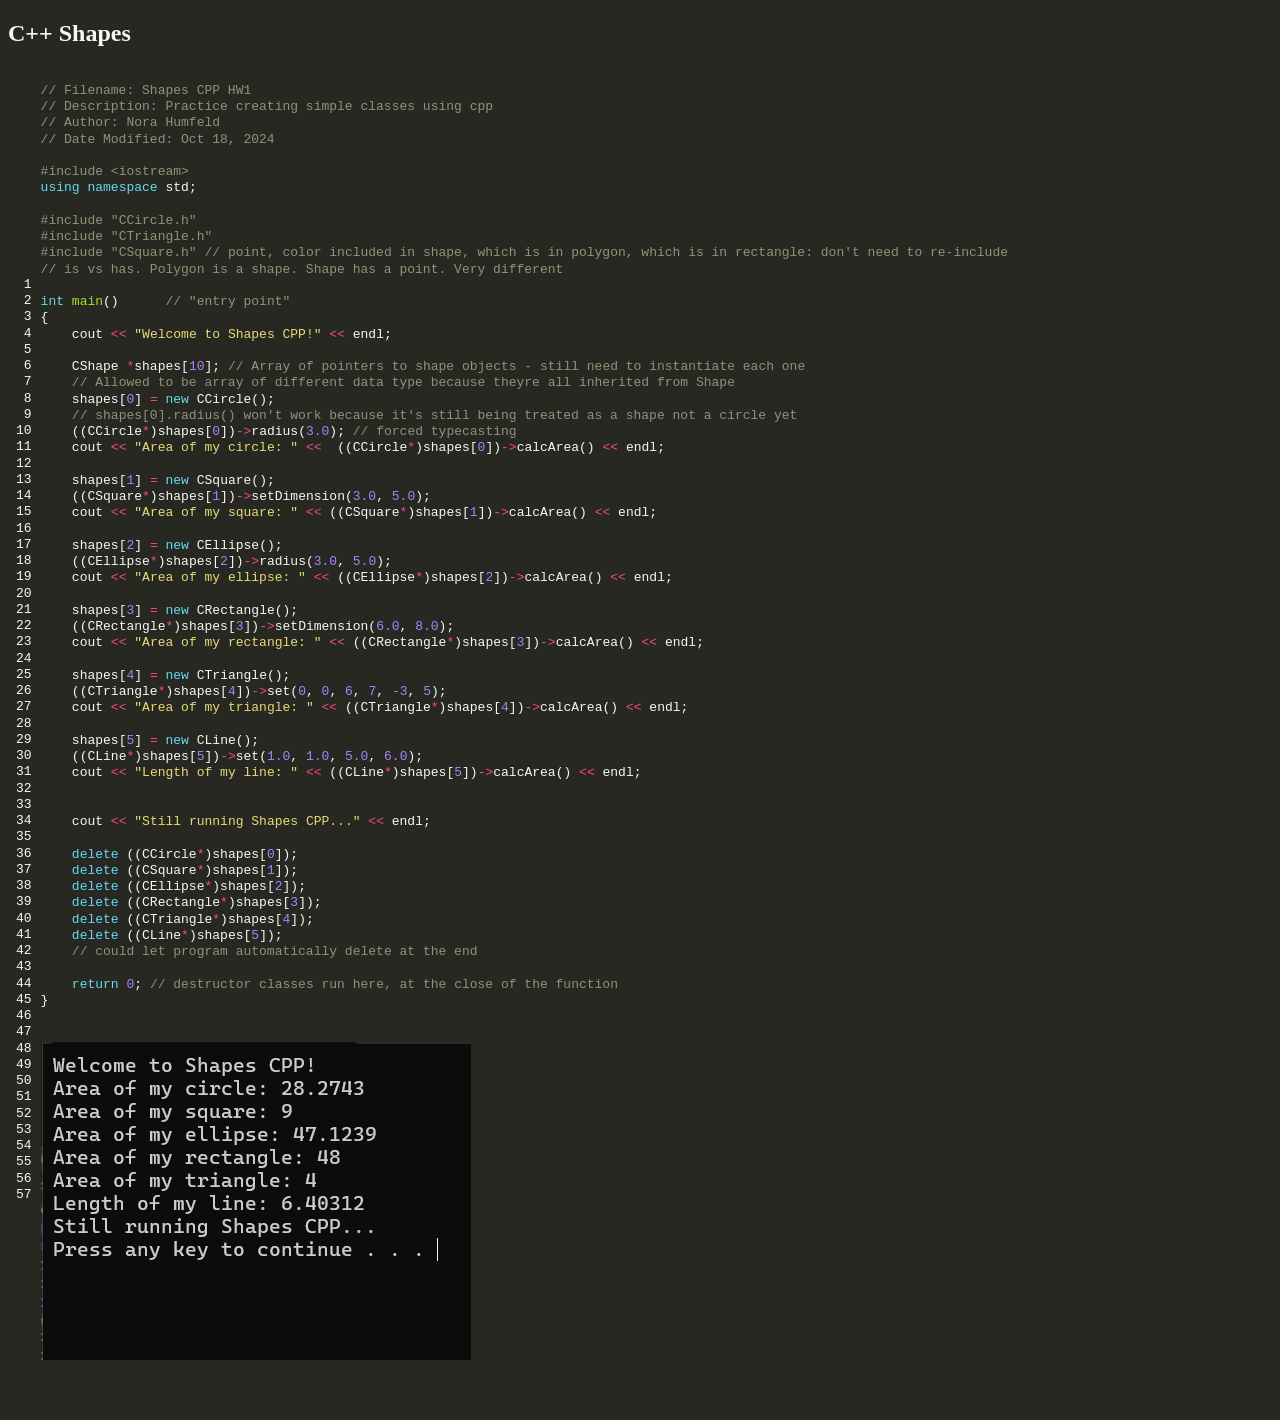
<file: projects/Shapes.html>
<!DOCTYPE html PUBLIC "-//W3C//DTD HTML 4.01//EN"
   "http://www.w3.org/TR/html4/strict.dtd">
<!--
generated by Pygments <https://pygments.org/>
Copyright 2006-2025 by the Pygments team.
Licensed under the BSD license, see LICENSE for details.
-->
<html>
<head>
  <title>Shapes in C++</title>
  <meta http-equiv="content-type" content="text/html; charset=utf-8">
  <style type="text/css">
/*
generated by Pygments <https://pygments.org/>
Copyright 2006-2025 by the Pygments team.
Licensed under the BSD license, see LICENSE for details.
*/
pre { line-height: 125%; }
td.linenos .normal { color: inherit; background-color: transparent; padding-left: 5px; padding-right: 5px; }
span.linenos { color: inherit; background-color: transparent; padding-left: 5px; padding-right: 5px; }
td.linenos .special { color: #000000; background-color: #ffffc0; padding-left: 5px; padding-right: 5px; }
span.linenos.special { color: #000000; background-color: #ffffc0; padding-left: 5px; padding-right: 5px; }
body .hll { background-color: #49483e }
body { background: #272822; color: #F8F8F2 }
body .c { color: #959077 } /* Comment */
body .err { color: #ED007E; background-color: #1E0010 } /* Error */
body .esc { color: #F8F8F2 } /* Escape */
body .g { color: #F8F8F2 } /* Generic */
body .k { color: #66D9EF } /* Keyword */
body .l { color: #AE81FF } /* Literal */
body .n { color: #F8F8F2 } /* Name */
body .o { color: #FF4689 } /* Operator */
body .x { color: #F8F8F2 } /* Other */
body .p { color: #F8F8F2 } /* Punctuation */
body .ch { color: #959077 } /* Comment.Hashbang */
body .cm { color: #959077 } /* Comment.Multiline */
body .cp { color: #959077 } /* Comment.Preproc */
body .cpf { color: #959077 } /* Comment.PreprocFile */
body .c1 { color: #959077 } /* Comment.Single */
body .cs { color: #959077 } /* Comment.Special */
body .gd { color: #FF4689 } /* Generic.Deleted */
body .ge { color: #F8F8F2; font-style: italic } /* Generic.Emph */
body .ges { color: #F8F8F2; font-weight: bold; font-style: italic } /* Generic.EmphStrong */
body .gr { color: #F8F8F2 } /* Generic.Error */
body .gh { color: #F8F8F2 } /* Generic.Heading */
body .gi { color: #A6E22E } /* Generic.Inserted */
body .go { color: #66D9EF } /* Generic.Output */
body .gp { color: #FF4689; font-weight: bold } /* Generic.Prompt */
body .gs { color: #F8F8F2; font-weight: bold } /* Generic.Strong */
body .gu { color: #959077 } /* Generic.Subheading */
body .gt { color: #F8F8F2 } /* Generic.Traceback */
body .kc { color: #66D9EF } /* Keyword.Constant */
body .kd { color: #66D9EF } /* Keyword.Declaration */
body .kn { color: #FF4689 } /* Keyword.Namespace */
body .kp { color: #66D9EF } /* Keyword.Pseudo */
body .kr { color: #66D9EF } /* Keyword.Reserved */
body .kt { color: #66D9EF } /* Keyword.Type */
body .ld { color: #E6DB74 } /* Literal.Date */
body .m { color: #AE81FF } /* Literal.Number */
body .s { color: #E6DB74 } /* Literal.String */
body .na { color: #A6E22E } /* Name.Attribute */
body .nb { color: #F8F8F2 } /* Name.Builtin */
body .nc { color: #A6E22E } /* Name.Class */
body .no { color: #66D9EF } /* Name.Constant */
body .nd { color: #A6E22E } /* Name.Decorator */
body .ni { color: #F8F8F2 } /* Name.Entity */
body .ne { color: #A6E22E } /* Name.Exception */
body .nf { color: #A6E22E } /* Name.Function */
body .nl { color: #F8F8F2 } /* Name.Label */
body .nn { color: #F8F8F2 } /* Name.Namespace */
body .nx { color: #A6E22E } /* Name.Other */
body .py { color: #F8F8F2 } /* Name.Property */
body .nt { color: #FF4689 } /* Name.Tag */
body .nv { color: #F8F8F2 } /* Name.Variable */
body .ow { color: #FF4689 } /* Operator.Word */
body .pm { color: #F8F8F2 } /* Punctuation.Marker */
body .w { color: #F8F8F2 } /* Text.Whitespace */
body .mb { color: #AE81FF } /* Literal.Number.Bin */
body .mf { color: #AE81FF } /* Literal.Number.Float */
body .mh { color: #AE81FF } /* Literal.Number.Hex */
body .mi { color: #AE81FF } /* Literal.Number.Integer */
body .mo { color: #AE81FF } /* Literal.Number.Oct */
body .sa { color: #E6DB74 } /* Literal.String.Affix */
body .sb { color: #E6DB74 } /* Literal.String.Backtick */
body .sc { color: #E6DB74 } /* Literal.String.Char */
body .dl { color: #E6DB74 } /* Literal.String.Delimiter */
body .sd { color: #E6DB74 } /* Literal.String.Doc */
body .s2 { color: #E6DB74 } /* Literal.String.Double */
body .se { color: #AE81FF } /* Literal.String.Escape */
body .sh { color: #E6DB74 } /* Literal.String.Heredoc */
body .si { color: #E6DB74 } /* Literal.String.Interpol */
body .sx { color: #E6DB74 } /* Literal.String.Other */
body .sr { color: #E6DB74 } /* Literal.String.Regex */
body .s1 { color: #E6DB74 } /* Literal.String.Single */
body .ss { color: #E6DB74 } /* Literal.String.Symbol */
body .bp { color: #F8F8F2 } /* Name.Builtin.Pseudo */
body .fm { color: #A6E22E } /* Name.Function.Magic */
body .vc { color: #F8F8F2 } /* Name.Variable.Class */
body .vg { color: #F8F8F2 } /* Name.Variable.Global */
body .vi { color: #F8F8F2 } /* Name.Variable.Instance */
body .vm { color: #F8F8F2 } /* Name.Variable.Magic */
body .il { color: #AE81FF } /* Literal.Number.Integer.Long */

  </style>
</head>
<body>
<h2>C++ Shapes</h2>

<div class="highlight"><table class="highlighttable"><tr><td class="linenos"><div class="linenodiv"><pre><span class="normal"> 1</span>
<span class="normal"> 2</span>
<span class="normal"> 3</span>
<span class="normal"> 4</span>
<span class="normal"> 5</span>
<span class="normal"> 6</span>
<span class="normal"> 7</span>
<span class="normal"> 8</span>
<span class="normal"> 9</span>
<span class="normal">10</span>
<span class="normal">11</span>
<span class="normal">12</span>
<span class="normal">13</span>
<span class="normal">14</span>
<span class="normal">15</span>
<span class="normal">16</span>
<span class="normal">17</span>
<span class="normal">18</span>
<span class="normal">19</span>
<span class="normal">20</span>
<span class="normal">21</span>
<span class="normal">22</span>
<span class="normal">23</span>
<span class="normal">24</span>
<span class="normal">25</span>
<span class="normal">26</span>
<span class="normal">27</span>
<span class="normal">28</span>
<span class="normal">29</span>
<span class="normal">30</span>
<span class="normal">31</span>
<span class="normal">32</span>
<span class="normal">33</span>
<span class="normal">34</span>
<span class="normal">35</span>
<span class="normal">36</span>
<span class="normal">37</span>
<span class="normal">38</span>
<span class="normal">39</span>
<span class="normal">40</span>
<span class="normal">41</span>
<span class="normal">42</span>
<span class="normal">43</span>
<span class="normal">44</span>
<span class="normal">45</span>
<span class="normal">46</span>
<span class="normal">47</span>
<span class="normal">48</span>
<span class="normal">49</span>
<span class="normal">50</span>
<span class="normal">51</span>
<span class="normal">52</span>
<span class="normal">53</span>
<span class="normal">54</span>
<span class="normal">55</span>
<span class="normal">56</span>
<span class="normal">57</span></pre></div></td><td class="code"><div><pre><span></span><span class="c1">// Filename: Shapes CPP HW1</span>
<span class="c1">// Description: Practice creating simple classes using cpp</span>
<span class="c1">// Author: Nora Humfeld</span>
<span class="c1">// Date Modified: Oct 18, 2024</span>

<span class="cp">#include</span><span class="w"> </span><span class="cpf">&lt;iostream&gt;</span>
<span class="k">using</span><span class="w"> </span><span class="k">namespace</span><span class="w"> </span><span class="nn">std</span><span class="p">;</span>

<span class="cp">#include</span><span class="w"> </span><span class="cpf">&quot;CCircle.h&quot;</span>
<span class="cp">#include</span><span class="w"> </span><span class="cpf">&quot;CTriangle.h&quot;</span>
<span class="cp">#include</span><span class="w"> </span><span class="cpf">&quot;CSquare.h&quot;</span><span class="c1"> // point, color included in shape, which is in polygon, which is in rectangle: don&#39;t need to re-include</span>
<span class="c1">// is vs has. Polygon is a shape. Shape has a point. Very different</span>

<span class="kt">int</span><span class="w"> </span><span class="nf">main</span><span class="p">()</span><span class="w">      </span><span class="c1">// &quot;entry point&quot;</span>
<span class="p">{</span>
<span class="w">    </span><span class="n">cout</span><span class="w"> </span><span class="o">&lt;&lt;</span><span class="w"> </span><span class="s">&quot;Welcome to Shapes CPP!&quot;</span><span class="w"> </span><span class="o">&lt;&lt;</span><span class="w"> </span><span class="n">endl</span><span class="p">;</span>
<span class="w">   </span>
<span class="w">    </span><span class="n">CShape</span><span class="w"> </span><span class="o">*</span><span class="n">shapes</span><span class="p">[</span><span class="mi">10</span><span class="p">];</span><span class="w"> </span><span class="c1">// Array of pointers to shape objects - still need to instantiate each one</span>
<span class="w">    </span><span class="c1">// Allowed to be array of different data type because theyre all inherited from Shape</span>
<span class="w">    </span><span class="n">shapes</span><span class="p">[</span><span class="mi">0</span><span class="p">]</span><span class="w"> </span><span class="o">=</span><span class="w"> </span><span class="k">new</span><span class="w"> </span><span class="n">CCircle</span><span class="p">();</span>
<span class="w">    </span><span class="c1">// shapes[0].radius() won&#39;t work because it&#39;s still being treated as a shape not a circle yet</span>
<span class="w">    </span><span class="p">((</span><span class="n">CCircle</span><span class="o">*</span><span class="p">)</span><span class="n">shapes</span><span class="p">[</span><span class="mi">0</span><span class="p">])</span><span class="o">-&gt;</span><span class="n">radius</span><span class="p">(</span><span class="mf">3.0</span><span class="p">);</span><span class="w"> </span><span class="c1">// forced typecasting</span>
<span class="w">    </span><span class="n">cout</span><span class="w"> </span><span class="o">&lt;&lt;</span><span class="w"> </span><span class="s">&quot;Area of my circle: &quot;</span><span class="w"> </span><span class="o">&lt;&lt;</span><span class="w">  </span><span class="p">((</span><span class="n">CCircle</span><span class="o">*</span><span class="p">)</span><span class="n">shapes</span><span class="p">[</span><span class="mi">0</span><span class="p">])</span><span class="o">-&gt;</span><span class="n">calcArea</span><span class="p">()</span><span class="w"> </span><span class="o">&lt;&lt;</span><span class="w"> </span><span class="n">endl</span><span class="p">;</span>

<span class="w">    </span><span class="n">shapes</span><span class="p">[</span><span class="mi">1</span><span class="p">]</span><span class="w"> </span><span class="o">=</span><span class="w"> </span><span class="k">new</span><span class="w"> </span><span class="n">CSquare</span><span class="p">();</span>
<span class="w">    </span><span class="p">((</span><span class="n">CSquare</span><span class="o">*</span><span class="p">)</span><span class="n">shapes</span><span class="p">[</span><span class="mi">1</span><span class="p">])</span><span class="o">-&gt;</span><span class="n">setDimension</span><span class="p">(</span><span class="mf">3.0</span><span class="p">,</span><span class="w"> </span><span class="mf">5.0</span><span class="p">);</span>
<span class="w">    </span><span class="n">cout</span><span class="w"> </span><span class="o">&lt;&lt;</span><span class="w"> </span><span class="s">&quot;Area of my square: &quot;</span><span class="w"> </span><span class="o">&lt;&lt;</span><span class="w"> </span><span class="p">((</span><span class="n">CSquare</span><span class="o">*</span><span class="p">)</span><span class="n">shapes</span><span class="p">[</span><span class="mi">1</span><span class="p">])</span><span class="o">-&gt;</span><span class="n">calcArea</span><span class="p">()</span><span class="w"> </span><span class="o">&lt;&lt;</span><span class="w"> </span><span class="n">endl</span><span class="p">;</span>
<span class="w">    </span>
<span class="w">    </span><span class="n">shapes</span><span class="p">[</span><span class="mi">2</span><span class="p">]</span><span class="w"> </span><span class="o">=</span><span class="w"> </span><span class="k">new</span><span class="w"> </span><span class="n">CEllipse</span><span class="p">();</span>
<span class="w">    </span><span class="p">((</span><span class="n">CEllipse</span><span class="o">*</span><span class="p">)</span><span class="n">shapes</span><span class="p">[</span><span class="mi">2</span><span class="p">])</span><span class="o">-&gt;</span><span class="n">radius</span><span class="p">(</span><span class="mf">3.0</span><span class="p">,</span><span class="w"> </span><span class="mf">5.0</span><span class="p">);</span>
<span class="w">    </span><span class="n">cout</span><span class="w"> </span><span class="o">&lt;&lt;</span><span class="w"> </span><span class="s">&quot;Area of my ellipse: &quot;</span><span class="w"> </span><span class="o">&lt;&lt;</span><span class="w"> </span><span class="p">((</span><span class="n">CEllipse</span><span class="o">*</span><span class="p">)</span><span class="n">shapes</span><span class="p">[</span><span class="mi">2</span><span class="p">])</span><span class="o">-&gt;</span><span class="n">calcArea</span><span class="p">()</span><span class="w"> </span><span class="o">&lt;&lt;</span><span class="w"> </span><span class="n">endl</span><span class="p">;</span>

<span class="w">    </span><span class="n">shapes</span><span class="p">[</span><span class="mi">3</span><span class="p">]</span><span class="w"> </span><span class="o">=</span><span class="w"> </span><span class="k">new</span><span class="w"> </span><span class="n">CRectangle</span><span class="p">();</span>
<span class="w">    </span><span class="p">((</span><span class="n">CRectangle</span><span class="o">*</span><span class="p">)</span><span class="n">shapes</span><span class="p">[</span><span class="mi">3</span><span class="p">])</span><span class="o">-&gt;</span><span class="n">setDimension</span><span class="p">(</span><span class="mf">6.0</span><span class="p">,</span><span class="w"> </span><span class="mf">8.0</span><span class="p">);</span>
<span class="w">    </span><span class="n">cout</span><span class="w"> </span><span class="o">&lt;&lt;</span><span class="w"> </span><span class="s">&quot;Area of my rectangle: &quot;</span><span class="w"> </span><span class="o">&lt;&lt;</span><span class="w"> </span><span class="p">((</span><span class="n">CRectangle</span><span class="o">*</span><span class="p">)</span><span class="n">shapes</span><span class="p">[</span><span class="mi">3</span><span class="p">])</span><span class="o">-&gt;</span><span class="n">calcArea</span><span class="p">()</span><span class="w"> </span><span class="o">&lt;&lt;</span><span class="w"> </span><span class="n">endl</span><span class="p">;</span>

<span class="w">    </span><span class="n">shapes</span><span class="p">[</span><span class="mi">4</span><span class="p">]</span><span class="w"> </span><span class="o">=</span><span class="w"> </span><span class="k">new</span><span class="w"> </span><span class="n">CTriangle</span><span class="p">();</span>
<span class="w">    </span><span class="p">((</span><span class="n">CTriangle</span><span class="o">*</span><span class="p">)</span><span class="n">shapes</span><span class="p">[</span><span class="mi">4</span><span class="p">])</span><span class="o">-&gt;</span><span class="n">set</span><span class="p">(</span><span class="mi">0</span><span class="p">,</span><span class="w"> </span><span class="mi">0</span><span class="p">,</span><span class="w"> </span><span class="mi">6</span><span class="p">,</span><span class="w"> </span><span class="mi">7</span><span class="p">,</span><span class="w"> </span><span class="mi">-3</span><span class="p">,</span><span class="w"> </span><span class="mi">5</span><span class="p">);</span>
<span class="w">    </span><span class="n">cout</span><span class="w"> </span><span class="o">&lt;&lt;</span><span class="w"> </span><span class="s">&quot;Area of my triangle: &quot;</span><span class="w"> </span><span class="o">&lt;&lt;</span><span class="w"> </span><span class="p">((</span><span class="n">CTriangle</span><span class="o">*</span><span class="p">)</span><span class="n">shapes</span><span class="p">[</span><span class="mi">4</span><span class="p">])</span><span class="o">-&gt;</span><span class="n">calcArea</span><span class="p">()</span><span class="w"> </span><span class="o">&lt;&lt;</span><span class="w"> </span><span class="n">endl</span><span class="p">;</span>

<span class="w">    </span><span class="n">shapes</span><span class="p">[</span><span class="mi">5</span><span class="p">]</span><span class="w"> </span><span class="o">=</span><span class="w"> </span><span class="k">new</span><span class="w"> </span><span class="n">CLine</span><span class="p">();</span>
<span class="w">    </span><span class="p">((</span><span class="n">CLine</span><span class="o">*</span><span class="p">)</span><span class="n">shapes</span><span class="p">[</span><span class="mi">5</span><span class="p">])</span><span class="o">-&gt;</span><span class="n">set</span><span class="p">(</span><span class="mf">1.0</span><span class="p">,</span><span class="w"> </span><span class="mf">1.0</span><span class="p">,</span><span class="w"> </span><span class="mf">5.0</span><span class="p">,</span><span class="w"> </span><span class="mf">6.0</span><span class="p">);</span>
<span class="w">    </span><span class="n">cout</span><span class="w"> </span><span class="o">&lt;&lt;</span><span class="w"> </span><span class="s">&quot;Length of my line: &quot;</span><span class="w"> </span><span class="o">&lt;&lt;</span><span class="w"> </span><span class="p">((</span><span class="n">CLine</span><span class="o">*</span><span class="p">)</span><span class="n">shapes</span><span class="p">[</span><span class="mi">5</span><span class="p">])</span><span class="o">-&gt;</span><span class="n">calcArea</span><span class="p">()</span><span class="w"> </span><span class="o">&lt;&lt;</span><span class="w"> </span><span class="n">endl</span><span class="p">;</span>


<span class="w">    </span><span class="n">cout</span><span class="w"> </span><span class="o">&lt;&lt;</span><span class="w"> </span><span class="s">&quot;Still running Shapes CPP...&quot;</span><span class="w"> </span><span class="o">&lt;&lt;</span><span class="w"> </span><span class="n">endl</span><span class="p">;</span>

<span class="w">    </span><span class="k">delete</span><span class="w"> </span><span class="p">((</span><span class="n">CCircle</span><span class="o">*</span><span class="p">)</span><span class="n">shapes</span><span class="p">[</span><span class="mi">0</span><span class="p">]);</span>
<span class="w">    </span><span class="k">delete</span><span class="w"> </span><span class="p">((</span><span class="n">CSquare</span><span class="o">*</span><span class="p">)</span><span class="n">shapes</span><span class="p">[</span><span class="mi">1</span><span class="p">]);</span>
<span class="w">    </span><span class="k">delete</span><span class="w"> </span><span class="p">((</span><span class="n">CEllipse</span><span class="o">*</span><span class="p">)</span><span class="n">shapes</span><span class="p">[</span><span class="mi">2</span><span class="p">]);</span>
<span class="w">    </span><span class="k">delete</span><span class="w"> </span><span class="p">((</span><span class="n">CRectangle</span><span class="o">*</span><span class="p">)</span><span class="n">shapes</span><span class="p">[</span><span class="mi">3</span><span class="p">]);</span>
<span class="w">    </span><span class="k">delete</span><span class="w"> </span><span class="p">((</span><span class="n">CTriangle</span><span class="o">*</span><span class="p">)</span><span class="n">shapes</span><span class="p">[</span><span class="mi">4</span><span class="p">]);</span>
<span class="w">    </span><span class="k">delete</span><span class="w"> </span><span class="p">((</span><span class="n">CLine</span><span class="o">*</span><span class="p">)</span><span class="n">shapes</span><span class="p">[</span><span class="mi">5</span><span class="p">]);</span>
<span class="w">    </span><span class="c1">// could let program automatically delete at the end</span>

<span class="w">    </span><span class="k">return</span><span class="w"> </span><span class="mi">0</span><span class="p">;</span><span class="w"> </span><span class="c1">// destructor classes run here, at the close of the function</span>
<span class="p">}</span>


<img src="../assets/Shapes.png" alt="Photo of code output" aria-hidden="true">


</pre></div></td></tr></table></div>
</body>
</html>
</file>
<file: style.css>
/* ===== CUSTOMIZE HERE: change these values to restyle every page ===== */
:root{
  --accent:#1f6f8b;                 /* links, tags, buttons */
  --bg:#f7cffa;                     /* page background */
  --surface:#ffffff;                /* code header, avatar text */
  --text:#1c2530;                   /* main text */
  --muted:#5d6b78;                  /* secondary text */
  --line:#d9e0e5;                   /* borders */
  --font-heading:"Bricolage Grotesque",Georgia,serif;
  --font-body:"IBM Plex Sans",system-ui,sans-serif;
  --radius:6px;
}
/* Dark mode. Delete this whole block if you only want one look. */
@media (prefers-color-scheme:dark){
  :root{--accent:#6cc4e0;--bg:#12181e;--surface:#1a222a;--text:#e6ecf0;--muted:#9aa8b4;--line:#2b3641}
}
/* ===== END CUSTOMIZE ===== */

*{box-sizing:border-box}
body{margin:0;background:var(--bg);color:var(--text);font:1.0625rem/1.65 var(--font-body)}
h1,h2,h3{font-family:var(--font-heading);line-height:1.15;margin:0 0 .5em}
h1{font-size:clamp(2.2rem,6vw,3.4rem);letter-spacing:-.02em}
h2{font-size:1.6rem;margin-top:2.5rem}
a{color:var(--accent)}
a:focus-visible{outline:3px solid var(--accent);outline-offset:3px}
.wrap{max-width:46rem;margin:0 auto;padding:0 1.25rem}

nav{border-bottom:1px solid var(--line)}
nav .wrap{display:flex;justify-content:space-between;align-items:center;gap:1rem;padding-top:1rem;padding-bottom:1rem;flex-wrap:wrap}
nav .brand{font-family:var(--font-heading);font-weight:700;color:var(--text);text-decoration:none}
nav ul{display:flex;gap:1.25rem;list-style:none;margin:0;padding:0}
nav ul a{text-decoration:none;color:var(--muted)}
nav ul a:hover{color:var(--accent)}

.hero{padding:3.5rem 0 1rem;display:flex;gap:1.75rem;align-items:center;flex-wrap:wrap}
.avatar{width:7rem;height:7rem;border-radius:50%;background:var(--accent);color:var(--surface);display:grid;place-items:center;font:700 2.2rem var(--font-heading);object-fit:cover;flex:none}
.hero p{color:var(--muted);margin:.25rem 0 1rem;max-width:34rem}
.links a{margin-right:1.1rem}

.project{border-left:4px solid var(--line);padding:.2rem 0 .2rem 1.1rem;margin:1.6rem 0}
.project:hover{border-left-color:var(--accent)}
.project h3{margin:0 0 .15em;font-size:1.3rem}
.project h3 a{text-decoration:none}
.project h3 a:hover{text-decoration:underline}
.tag{display:inline-block;font-size:.85rem;color:var(--accent);border:1px solid var(--accent);border-radius:99px;padding:0 .6rem;margin-left:.5rem;vertical-align:middle}
.project p{margin:.2rem 0;color:var(--muted)}

.meta{color:var(--muted);margin:-.2rem 0 1.5rem}
figure.code{margin:1.25rem 0;border-radius:var(--radius);overflow:hidden;background:#282c34}
figure.code figcaption{background:#21252b;color:#abb2bf;font:.85rem ui-monospace,Consolas,monospace;padding:.5rem 1rem}
figure.code pre{margin:0;overflow-x:auto}
figure.code code{font:.9rem/1.55 ui-monospace,Consolas,monospace;padding:1rem!important}
pre.plain{background:var(--surface);border:1px solid var(--line);border-radius:var(--radius);padding:1rem;overflow-x:auto;font:.9rem/1.5 ui-monospace,Consolas,monospace}
img{max-width:100%;border-radius:var(--radius)}
footer{margin-top:4rem;padding:1.5rem 0;border-top:1px solid var(--line);color:var(--muted);font-size:.95rem}
</file>
